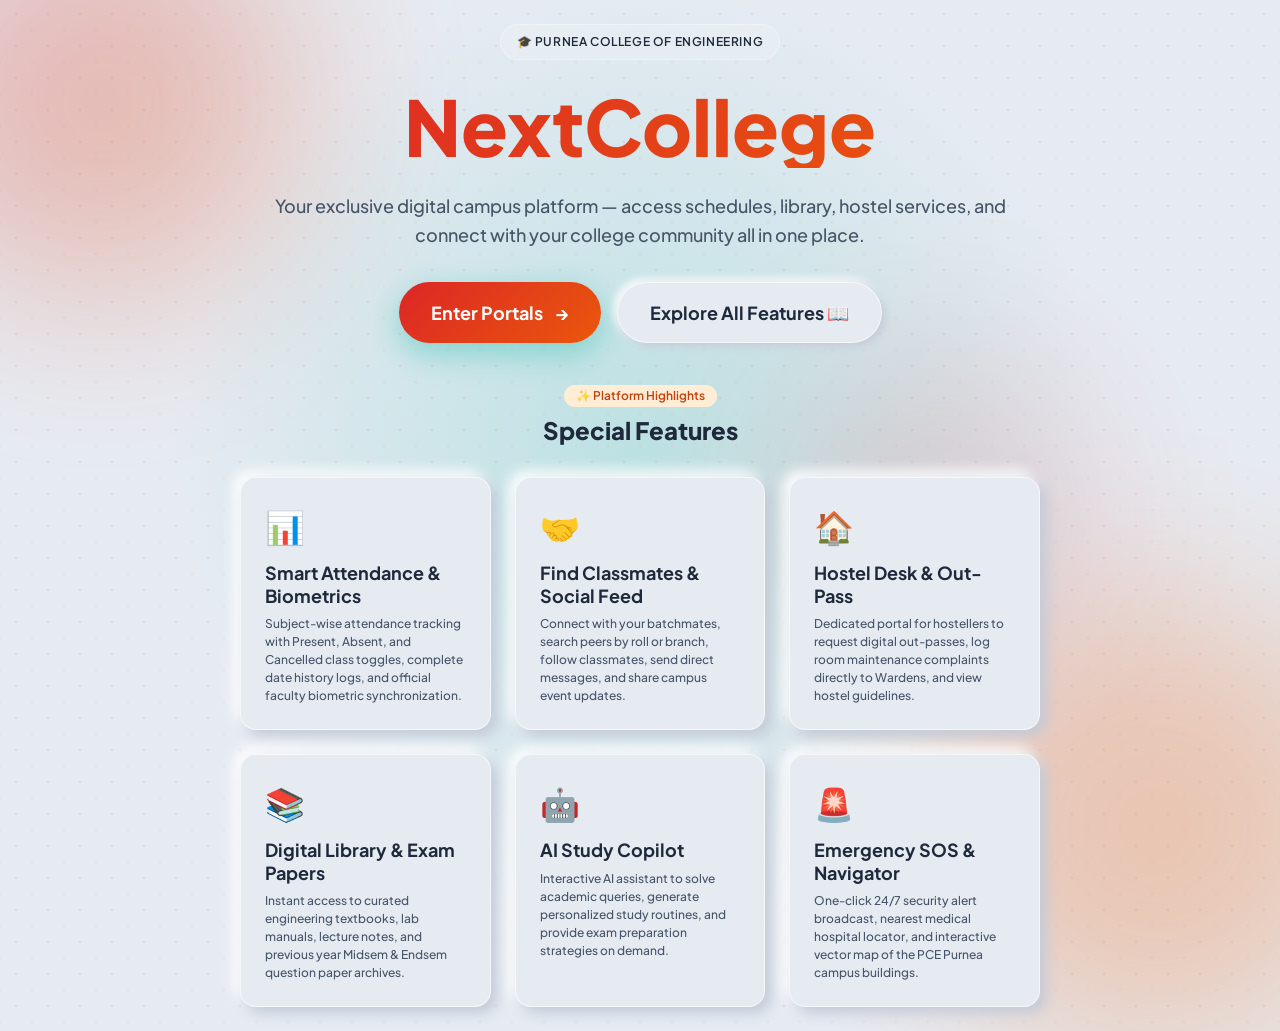
<file: index.html>
<!DOCTYPE html>
<html lang="en">

<head>
  <meta charset="UTF-8">
  <meta name="viewport" content="width=device-width, initial-scale=1.0">
  <meta name="description" content="NextCollege — Exclusively for Purnea College of Engineering">
  <title>NextCollege — Purnea College of Engineering</title>
  <link rel="stylesheet" href="css/variables.css">
  <link rel="stylesheet" href="css/base.css">
  <link rel="stylesheet" href="css/components.css">
  <link rel="stylesheet" href="css/themes.css">
  <link rel="stylesheet" href="css/login.css">
  <style>
    .intro-page {
      min-height: 100vh;
      display: flex;
      flex-direction: column;
      align-items: center;
      justify-content: center;
      text-align: center;
      padding: var(--sp-6);
      position: relative;
      z-index: 1;
      color: var(--text-primary);
    }

    .intro-content {
      max-width: 800px;
      animation: scaleIn 0.8s cubic-bezier(0.16, 1, 0.3, 1);
    }

    .intro-title {
      font-size: clamp(3rem, 6vw, 5rem);
      font-weight: var(--fw-extrabold);
      line-height: 1.1;
      margin-bottom: var(--sp-6);
      background: var(--grad-primary);
      -webkit-background-clip: text;
      -webkit-text-fill-color: transparent;
    }

    .intro-desc {
      font-size: var(--fs-lg);
      color: var(--text-secondary);
      margin-bottom: var(--sp-8);
      line-height: 1.6;
    }

    .btn-get-started {
      display: inline-flex;
      align-items: center;
      gap: var(--sp-3);
      padding: var(--sp-4) var(--sp-8);
      font-size: var(--fs-lg);
      font-weight: var(--fw-bold);
      color: white;
      background: var(--grad-primary);
      border-radius: var(--radius-full);
      text-decoration: none;
      box-shadow: 0 10px 30px rgba(20, 184, 166, 0.4);
      transition: all 0.3s ease;
    }

    .btn-get-started:hover {
      transform: translateY(-3px);
      box-shadow: 0 15px 40px rgba(20, 184, 166, 0.6);
    }

    .intro-bg {
      position: fixed;
      inset: 0;
      background: var(--bg-body);
      z-index: 0;
    }

    .intro-bg::before {
      content: '';
      position: absolute;
      inset: 0;
      background: radial-gradient(circle at 50% 50%, rgba(20, 184, 166, 0.2) 0%, transparent 60%);
    }
  </style>
</head>

<body>
  <div class="intro-bg">
    <div class="login-mesh"></div>
    <div class="glowing-orb orb-1"></div>
    <div class="glowing-orb orb-2"></div>
    <div class="glowing-orb orb-3"></div>
  </div>

  <div class="intro-page">
    <div class="intro-content">
      <div class="hero-badge" style="margin: 0 auto var(--sp-6);">🎓 Purnea College of Engineering</div>
      <h1 class="intro-title">NextCollege</h1>
      <p class="intro-desc">Your exclusive digital campus platform — access schedules, library, hostel services, and connect with your college community all in one place.</p>

      <div style="display:flex; justify-content:center; gap:var(--sp-4); margin-bottom:var(--sp-8); flex-wrap:wrap;">
        <a href="portals.html" class="btn-get-started">
          Enter Portals <span>→</span>
        </a>
        <a href="introduction.html" class="btn-outline" style="border-radius:var(--radius-full); padding:var(--sp-4) var(--sp-8); font-size:var(--fs-lg); font-weight:var(--fw-bold); text-decoration:none;">
          Explore All Features 📖
        </a>
      </div>

      <!-- Feature Showcase Grid -->
      <div style="margin-top: var(--sp-10); text-align: left;">
        <div style="text-align: center; margin-bottom: var(--sp-8);">
          <span class="badge badge-primary" style="margin-bottom: var(--sp-2);">✨ Platform Highlights</span>
          <h2 style="font-size: var(--fs-2xl); font-weight: var(--fw-extrabold); color: var(--text-primary);">Special Features</h2>
        </div>

        <div style="display: grid; grid-template-columns: repeat(auto-fit, minmax(250px, 1fr)); gap: var(--sp-6);">
          
          <div class="card" style="padding: var(--sp-6); transition: transform 0.3s ease;">
            <div style="font-size: 2rem; margin-bottom: var(--sp-3);">📊</div>
            <h3 style="font-size: var(--fs-lg); margin-bottom: var(--sp-2); color: var(--text-primary);">Smart Attendance & Biometrics</h3>
            <p style="font-size: var(--fs-xs); color: var(--text-secondary); line-height: 1.5; margin: 0;">
              Subject-wise attendance tracking with Present, Absent, and Cancelled class toggles, complete date history logs, and official faculty biometric synchronization.
            </p>
          </div>

          <div class="card" style="padding: var(--sp-6); transition: transform 0.3s ease;">
            <div style="font-size: 2rem; margin-bottom: var(--sp-3);">🤝</div>
            <h3 style="font-size: var(--fs-lg); margin-bottom: var(--sp-2); color: var(--text-primary);">Find Classmates & Social Feed</h3>
            <p style="font-size: var(--fs-xs); color: var(--text-secondary); line-height: 1.5; margin: 0;">
              Connect with your batchmates, search peers by roll or branch, follow classmates, send direct messages, and share campus event updates.
            </p>
          </div>

          <div class="card" style="padding: var(--sp-6); transition: transform 0.3s ease;">
            <div style="font-size: 2rem; margin-bottom: var(--sp-3);">🏠</div>
            <h3 style="font-size: var(--fs-lg); margin-bottom: var(--sp-2); color: var(--text-primary);">Hostel Desk & Out-Pass</h3>
            <p style="font-size: var(--fs-xs); color: var(--text-secondary); line-height: 1.5; margin: 0;">
              Dedicated portal for hostellers to request digital out-passes, log room maintenance complaints directly to Wardens, and view hostel guidelines.
            </p>
          </div>

          <div class="card" style="padding: var(--sp-6); transition: transform 0.3s ease;">
            <div style="font-size: 2rem; margin-bottom: var(--sp-3);">📚</div>
            <h3 style="font-size: var(--fs-lg); margin-bottom: var(--sp-2); color: var(--text-primary);">Digital Library & Exam Papers</h3>
            <p style="font-size: var(--fs-xs); color: var(--text-secondary); line-height: 1.5; margin: 0;">
              Instant access to curated engineering textbooks, lab manuals, lecture notes, and previous year Midsem & Endsem question paper archives.
            </p>
          </div>

          <div class="card" style="padding: var(--sp-6); transition: transform 0.3s ease;">
            <div style="font-size: 2rem; margin-bottom: var(--sp-3);">🤖</div>
            <h3 style="font-size: var(--fs-lg); margin-bottom: var(--sp-2); color: var(--text-primary);">AI Study Copilot</h3>
            <p style="font-size: var(--fs-xs); color: var(--text-secondary); line-height: 1.5; margin: 0;">
              Interactive AI assistant to solve academic queries, generate personalized study routines, and provide exam preparation strategies on demand.
            </p>
          </div>

          <div class="card" style="padding: var(--sp-6); transition: transform 0.3s ease;">
            <div style="font-size: 2rem; margin-bottom: var(--sp-3);">🚨</div>
            <h3 style="font-size: var(--fs-lg); margin-bottom: var(--sp-2); color: var(--text-primary);">Emergency SOS & Navigator</h3>
            <p style="font-size: var(--fs-xs); color: var(--text-secondary); line-height: 1.5; margin: 0;">
              One-click 24/7 security alert broadcast, nearest medical hospital locator, and interactive vector map of the PCE Purnea campus buildings.
            </p>
          </div>

        </div>
      </div>

    </div>
  </div>

  <script src="js/utils.js"></script>
  <script src="js/theme.js"></script>
</body>

</html>
</file>
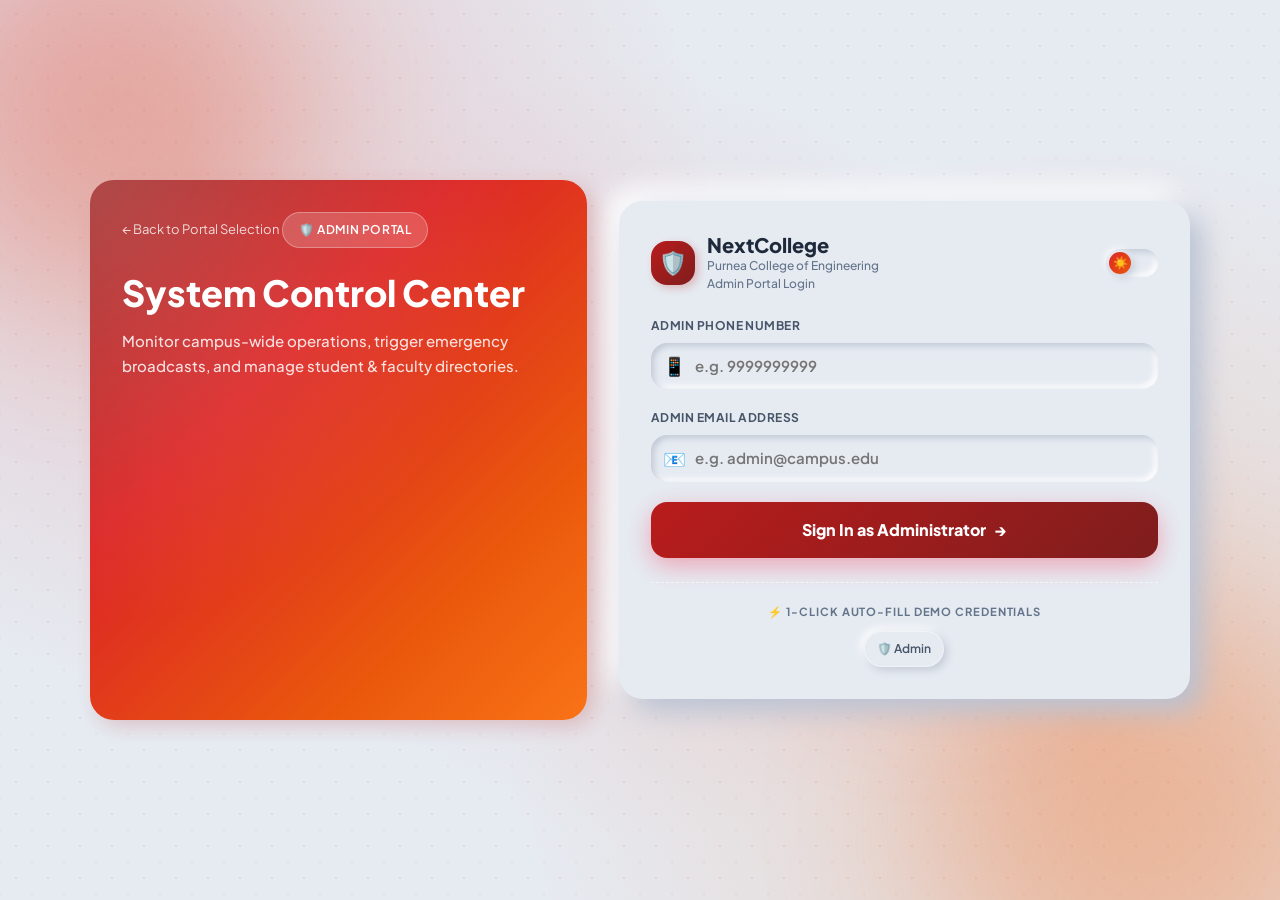
<file: admin-login.html>
<!DOCTYPE html>
<html lang="en">
<head>
  <meta charset="UTF-8">
  <meta name="viewport" content="width=device-width, initial-scale=1.0">
  <meta name="description" content="NextCollege — Admin Login">
  <title>Admin Login — NextCollege</title>
  <link rel="stylesheet" href="css/variables.css">
  <link rel="stylesheet" href="css/base.css">
  <link rel="stylesheet" href="css/components.css">
  <link rel="stylesheet" href="css/themes.css">
  <link rel="stylesheet" href="css/login.css">
</head>
<body>
  <div class="login-page">
    <div class="login-bg">
      <div class="login-mesh"></div>
      <div class="glowing-orb orb-1"></div>
      <div class="glowing-orb orb-2"></div>
      <div class="glowing-orb orb-3"></div>
    </div>

    <div class="login-wrapper">
      <!-- HERO SIDE -->
      <div class="login-hero">
        <div>
          <a href="portals.html" style="display:inline-block; margin-bottom:var(--sp-4); color:rgba(255,255,255,0.8); text-decoration:none; font-size:var(--fs-sm);">← Back to Portal Selection</a>
          <div class="hero-badge">🛡️ Admin Portal</div>
          <h1 class="hero-title">System Control Center</h1>
          <p class="hero-desc">Monitor campus-wide operations, trigger emergency broadcasts, and manage student & faculty directories.</p>
        </div>
      </div>

      <!-- FORM SIDE -->
      <div class="login-card">
        <div class="login-top-bar">
          <div class="brand-pill">
            <div class="brand-icon" style="background:var(--grad-danger)">🛡️</div>
            <div class="brand-text">
              <h2>NextCollege</h2>
              <p style="font-size:var(--fs-xs); color:var(--text-tertiary); margin:0;">Purnea College of Engineering</p>
              <p>Admin Portal Login</p>
            </div>
          </div>
          <button class="theme-toggle" onclick="toggleTheme()" id="theme-toggle-btn" aria-label="Toggle dark mode">
            <span class="toggle-thumb">☀️</span>
          </button>
        </div>

        <div class="login-error" id="login-error"></div>

        <form class="login-form active" id="form-admin" onsubmit="event.preventDefault(); document.getElementById('admin-login-btn').click();">
          <div class="input-group-modern">
            <label for="admin-phone">Admin Phone Number</label>
            <div class="input-field-wrap">
              <span class="field-icon">📱</span>
              <input type="tel" id="admin-phone" placeholder="e.g. 9999999999" autocomplete="off">
            </div>
          </div>

          <div class="input-group-modern">
            <label for="admin-email">Admin Email Address</label>
            <div class="input-field-wrap">
              <span class="field-icon">📧</span>
              <input type="email" id="admin-email" placeholder="e.g. admin@campus.edu" autocomplete="off">
            </div>
          </div>

          <button type="button" class="btn-login-submit" id="admin-login-btn" style="background:var(--grad-danger); box-shadow: 0 8px 25px rgba(244, 63, 94, 0.4);">
            <span>Sign In as Administrator</span>
            <span>→</span>
          </button>
        </form>

        <div class="demo-section">
          <div class="demo-title">⚡ 1-Click Auto-Fill Demo Credentials</div>
          <div class="demo-chips">
            <button type="button" class="demo-chip" onclick="autoFillDemo('admin')"><span>🛡️ Admin</span></button>
          </div>
        </div>
      </div>
    </div>
  </div>

  <script src="js/utils.js"></script>
  <script src="js/data.js"></script>
  <script src="js/theme.js"></script>
  <script src="js/components.js"></script>
  <script src="js/auth.js"></script>
</body>
</html>
</file>
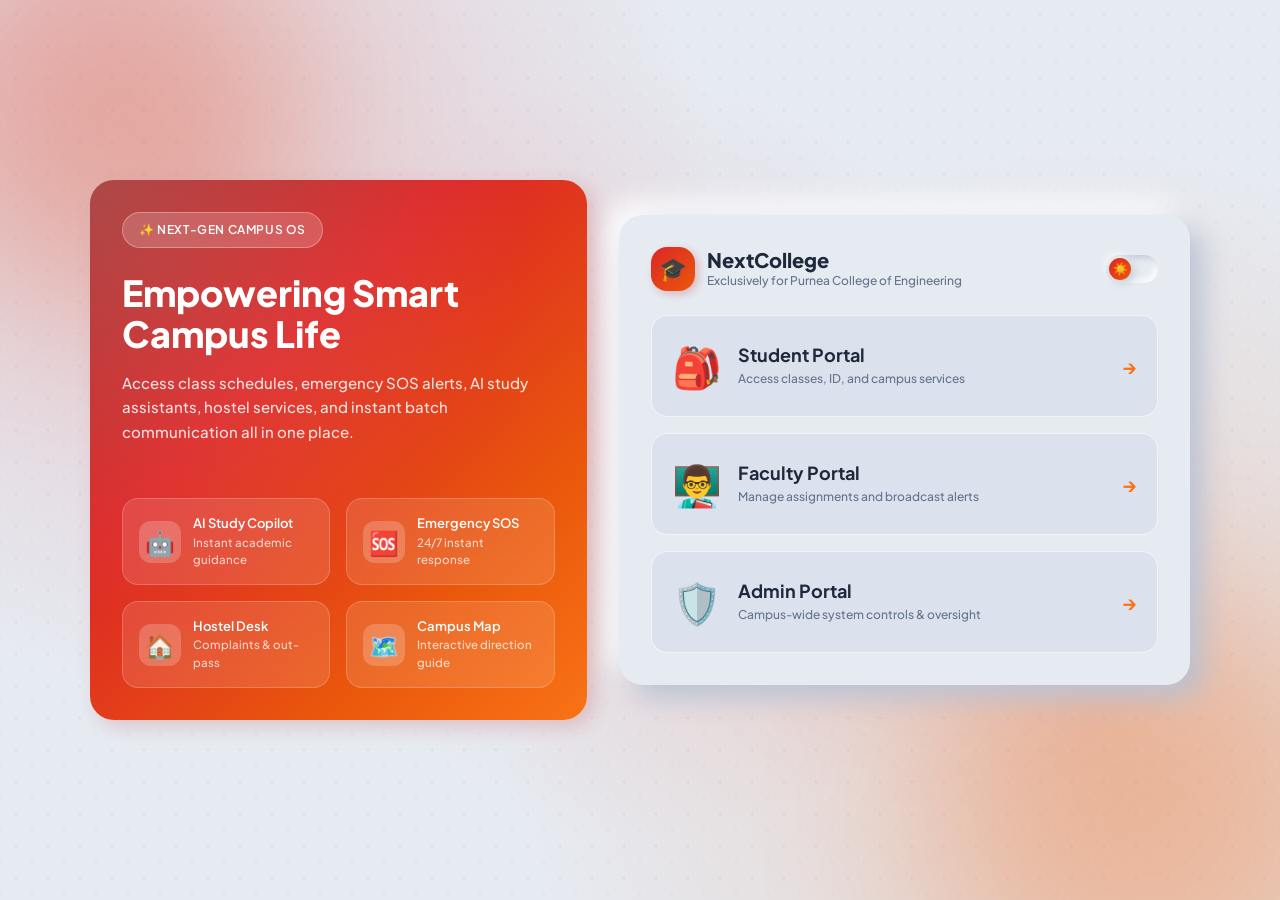
<file: admin.html>
<!DOCTYPE html>
<html lang="en">
<head>
  <meta charset="UTF-8">
  <meta name="viewport" content="width=device-width, initial-scale=1.0">
  <meta name="description" content="Admin Dashboard — NextCollege Portal">
  <title>Admin Dashboard — NextCollege</title>
  <link rel="stylesheet" href="css/variables.css">
  <link rel="stylesheet" href="css/base.css">
  <link rel="stylesheet" href="css/components.css">
  <link rel="stylesheet" href="css/themes.css">
  <link rel="stylesheet" href="css/dashboard.css">
  <link rel="stylesheet" href="css/social.css">
</head>
<body>
  <div class="dashboard-layout">
    <!-- Sidebar Overlay -->
    <div class="sidebar-overlay"></div>

    <!-- Sidebar -->
    <nav class="sidebar" id="sidebar">
      <div class="sidebar-header">
        <div class="sidebar-logo">🛡️</div>
        <div class="sidebar-brand">
          <h3>NextCollege</h3>
          <p style="font-size:var(--fs-xs); color:white; margin:0;">Purnea College of Engineering</p>
          <small>Admin Portal</small>
        </div>
      </div>

      <div class="sidebar-nav">
        <div class="nav-section">
          <div class="nav-section-title">Control Panel</div>
          <button class="nav-item active" data-section="home"><span class="nav-icon">📊</span> Overview</button>
          <button class="nav-item" data-section="social"><span class="nav-icon">🌐</span> Campus Social</button>
          <button class="nav-item" data-section="emergency"><span class="nav-icon">🚨</span> Emergency Broadcast</button>
          <button class="nav-item" data-section="complaints"><span class="nav-icon">📥</span> All Complaints</button>
          <button class="nav-item" data-section="students"><span class="nav-icon">🎒</span> Student Directory</button>
          <button class="nav-item" data-section="faculty"><span class="nav-icon">👨‍🏫</span> Faculty Directory</button>
          <button class="nav-item" data-section="events"><span class="nav-icon">🎪</span> Manage Events</button>
          <button class="nav-item" data-section="notices"><span class="nav-icon">📋</span> Manage Notices</button>
        </div>
      </div>

      <div class="sidebar-footer">
        <div class="sidebar-user" onclick="logout()">
          <div class="avatar avatar-sm" style="background:var(--grad-danger)" id="sidebar-avatar">A</div>
          <div class="sidebar-user-info">
            <div class="sidebar-user-name" id="sidebar-name">Admin</div>
            <div class="sidebar-user-role">🚪 Sign Out</div>
          </div>
        </div>
      </div>
    </nav>

    <!-- Main Content -->
    <main class="main-content">
      <!-- Header -->
      <header class="main-header">
        <div class="main-header-left">
          <button class="hamburger" id="hamburger-btn">☰</button>
          <div class="page-title">Admin Dashboard</div>
        </div>
        <div class="main-header-right">
          <button class="theme-toggle" onclick="toggleTheme()" aria-label="Toggle dark mode">
            <span class="toggle-thumb">☀️</span>
          </button>
        </div>
      </header>

      <div class="main-body">
        <!-- ═══════════════ OVERVIEW SECTION ═══════════════ -->
        <section class="dashboard-section active" id="section-home">
          <div class="section-header">
            <div>
              <h2>System Control Overview</h2>
              <p>Campus-wide monitoring & controls</p>
            </div>
            <button class="btn btn-danger" onclick="switchToSection('emergency')">🚨 Broadcast Campus SOS</button>
          </div>

          <!-- Quick Stats Grid -->
          <div class="grid-4" style="margin-bottom:var(--sp-6);">
            <div class="card stat-card">
              <div class="card-icon primary">🎒</div>
              <div>
                <div class="stat-value" id="admin-stat-students">0</div>
                <div class="stat-label">Total Students</div>
              </div>
            </div>
            <div class="card stat-card">
              <div class="card-icon accent">👨‍🏫</div>
              <div>
                <div class="stat-value" id="admin-stat-faculty">0</div>
                <div class="stat-label">Total Faculty</div>
              </div>
            </div>
            <div class="card stat-card">
              <div class="card-icon warning">📥</div>
              <div>
                <div class="stat-value" id="admin-stat-complaints">0</div>
                <div class="stat-label">Active Complaints</div>
              </div>
            </div>
            <div class="card stat-card">
              <div class="card-icon danger">🚨</div>
              <div>
                <div class="stat-value" id="admin-stat-alerts">0</div>
                <div class="stat-label">Active Broadcasts</div>
              </div>
            </div>
          </div>

          <!-- Active System Complaints -->
          <div class="card" style="margin-bottom:var(--sp-6);">
            <div class="card-header">
              <h4>🔥 Recent Complaints Monitoring</h4>
              <button class="btn btn-sm btn-secondary" onclick="switchToSection('complaints')">View All</button>
            </div>
            <div id="admin-recent-complaints"></div>
          </div>
          <!-- Campus Feed Preview -->
          <div class="card home-feed-preview-card">
            <div class="home-feed-preview-header">
              <h4>📱 Campus Feed Monitor</h4>
              <button class="home-feed-see-all" onclick="goToSocial()">Moderate →</button>
            </div>
            <div id="home-feed-preview"></div>
          </div>
        </section>

        <!-- ═══════════════ SOCIAL SECTION ═══════════════ -->
        <section class="dashboard-section" id="section-social">
          <div class="section-header">
            <h2>🌐 Campus Social Network</h2>
            <span class="badge badge-primary">Admin Mod</span>
          </div>
          <div class="social-section-wrap">
            <div id="social-composer"></div>
            <div id="social-feed-container"></div>
          </div>
        </section>

        <!-- ═══════════════ EMERGENCY BROADCAST SECTION ═══════════════ -->
        <section class="dashboard-section" id="section-emergency">
          <div class="section-header">
            <h2>🚨 Campus-Wide Emergency Broadcast</h2>
          </div>
          <div class="grid-2">
            <div class="card" style="border:2px solid var(--clr-danger-500)">
              <h4 style="color:var(--clr-danger-500);margin-bottom:var(--sp-4)">Send Emergency Alert</h4>
              <div class="form-group">
                <label class="form-label">Alert Priority</label>
                <select class="form-input" id="broadcast-priority">
                  <option value="urgent">CRITICAL / SOS (Campus Wide)</option>
                  <option value="important">HIGH PRIORITY</option>
                </select>
              </div>
              <div class="form-group">
                <label class="form-label">Headline / Title</label>
                <input type="text" class="form-input" id="broadcast-title" placeholder="e.g., Severe Weather Alert / Campus Lockdown">
              </div>
              <div class="form-group">
                <label class="form-label">Alert Details</label>
                <textarea class="form-input" id="broadcast-content" placeholder="Immediate instructions for students & staff..."></textarea>
              </div>
              <button class="btn btn-danger btn-lg w-full" onclick="sendEmergencyBroadcast()">🚨 SEND CAMPUS BROADCAST</button>
            </div>

            <div class="card">
              <h4 style="margin-bottom:var(--sp-4)">Active Broadcast History</h4>
              <div id="broadcast-history"></div>
            </div>
          </div>
        </section>

        <!-- ═══════════════ ALL COMPLAINTS SECTION ═══════════════ -->
        <section class="dashboard-section" id="section-complaints">
          <div class="section-header">
            <h2>📥 Complaint Monitoring</h2>
            <div class="tab-nav">
              <button class="tab-btn active" onclick="filterAdminComplaints('all')">All</button>
              <button class="tab-btn" onclick="filterAdminComplaints('hostel')">Hostel</button>
              <button class="tab-btn" onclick="filterAdminComplaints('academic')">Academic</button>
              <button class="tab-btn" onclick="filterAdminComplaints('campus')">Campus</button>
            </div>
          </div>
          <div class="flex flex-col gap-4" id="admin-complaints-list"></div>
        </section>

        <!-- ═══════════════ STUDENTS SECTION ═══════════════ -->
        <section class="dashboard-section" id="section-students">
          <div class="section-header">
            <h2>🎒 Student Directory & Controls</h2>
            <div class="search-bar">
              <span class="search-icon">🔍</span>
              <input type="text" placeholder="Search student..." id="admin-student-search">
            </div>
          </div>
          <div id="admin-student-table"></div>
        </section>

        <!-- ═══════════════ FACULTY SECTION ═══════════════ -->
        <section class="dashboard-section" id="section-faculty">
          <div class="section-header">
            <h2>👨‍🏫 Faculty Directory</h2>
            <div class="search-bar">
              <span class="search-icon">🔍</span>
              <input type="text" placeholder="Search faculty..." id="admin-faculty-search">
            </div>
          </div>
          <div id="admin-faculty-table"></div>
        </section>

        <!-- ═══════════════ MANAGE EVENTS SECTION ═══════════════ -->
        <section class="dashboard-section" id="section-events">
          <div class="section-header">
            <h2>🎪 Event Management</h2>
            <button class="btn btn-primary" onclick="openModal('modal-create-event')">+ Create Event</button>
          </div>
          <div class="grid-2" id="admin-events-list"></div>
        </section>

        <!-- ═══════════════ MANAGE NOTICES SECTION ═══════════════ -->
        <section class="dashboard-section" id="section-notices">
          <div class="section-header">
            <h2>📋 Notice Management</h2>
            <button class="btn btn-primary" onclick="openModal('modal-create-notice')">+ Create Notice</button>
          </div>
          <div class="flex flex-col gap-4" id="admin-notices-list"></div>
        </section>
      </div>
    </main>
  </div>

  <!-- Modal: Create Event -->
  <div class="modal-overlay" id="modal-create-event">
    <div class="modal">
      <div class="modal-header">
        <h3>Add Campus Event</h3>
        <button class="modal-close" onclick="closeModal('modal-create-event')">✕</button>
      </div>
      <div class="form-group">
        <label class="form-label">Event Title</label>
        <input type="text" class="form-input" id="evt-title" placeholder="e.g., Annual Sports Meet 2025">
      </div>
      <div class="form-group">
        <label class="form-label">Event Type</label>
        <select class="form-input" id="evt-type">
          <option value="fest">Fest / Hackathon</option>
          <option value="exam">Examination</option>
          <option value="cultural">Cultural</option>
          <option value="sports">Sports</option>
          <option value="academic">Academic / Seminar</option>
          <option value="workshop">Workshop</option>
        </select>
      </div>
      <div class="form-group">
        <label class="form-label">Start Date</label>
        <input type="date" class="form-input" id="evt-date">
      </div>
      <div class="form-group">
        <label class="form-label">Venue</label>
        <input type="text" class="form-input" id="evt-venue" placeholder="e.g., Main Auditorium">
      </div>
      <div class="form-group">
        <label class="form-label">Description</label>
        <textarea class="form-input" id="evt-desc" placeholder="Details about event..."></textarea>
      </div>
      <div class="modal-footer">
        <button class="btn btn-secondary" onclick="closeModal('modal-create-event')">Cancel</button>
        <button class="btn btn-primary" onclick="submitAdminEvent()">Publish Event</button>
      </div>
    </div>
  </div>

  <!-- Modal: Create Notice -->
  <div class="modal-overlay" id="modal-create-notice">
    <div class="modal">
      <div class="modal-header">
        <h3>Publish Notice</h3>
        <button class="modal-close" onclick="closeModal('modal-create-notice')">✕</button>
      </div>
      <div class="form-group">
        <label class="form-label">Title</label>
        <input type="text" class="form-input" id="not-title" placeholder="Headline">
      </div>
      <div class="form-group">
        <label class="form-label">Priority</label>
        <select class="form-input" id="not-priority">
          <option value="normal">Normal</option>
          <option value="important">Important</option>
          <option value="urgent">Urgent</option>
        </select>
      </div>
      <div class="form-group">
        <label class="form-label">Content</label>
        <textarea class="form-input" id="not-content" placeholder="Detailed notice text..."></textarea>
      </div>
      <div class="modal-footer">
        <button class="btn btn-secondary" onclick="closeModal('modal-create-notice')">Cancel</button>
        <button class="btn btn-primary" onclick="submitAdminNotice()">Publish Notice</button>
      </div>
    </div>
  </div>

  <!-- Directory Profile Modal -->
  <div class="modal-overlay" id="modal-directory-profile">
    <div class="modal" style="max-width:600px;">
      <div class="modal-header">
        <h3>Profile</h3>
        <button class="modal-close" onclick="closeModal('modal-directory-profile')">✕</button>
      </div>
      <div class="flex items-center gap-4" style="margin-bottom:var(--sp-4);">
        <div class="avatar avatar-lg" id="dir-profile-avatar">U</div>
        <div>
          <h3 style="margin-bottom:2px" id="dir-profile-name">User Name</h3>
          <p class="text-tertiary" style="margin:0;font-size:var(--fs-sm)" id="dir-profile-subtitle">Details</p>
        </div>
      </div>
      <div class="flex gap-2" style="margin-bottom:var(--sp-6);">
        <button class="btn btn-primary" id="dir-profile-follow-btn" onclick="toggleDirFollow(this)">➕ Follow</button>
        <button class="btn btn-secondary" onclick="showToast('Message feature coming soon!', 'info')">✉️ Message</button>
      </div>
      <h4>Recent Posts</h4>
      <div id="dir-profile-posts" class="flex flex-col gap-4" style="margin-top:var(--sp-4); max-height:400px; overflow-y:auto;">
        <!-- Rendered via JS -->
      </div>
    </div>
  </div>

  <script src="js/utils.js"></script>
  <script src="js/data.js"></script>
  <script src="js/auth.js"></script>
  <script src="js/theme.js"></script>
  <script src="js/components.js"></script>
  <script src="js/social.js"></script>
  <script src="js/admin.js"></script>
</body>
</html>
</file>
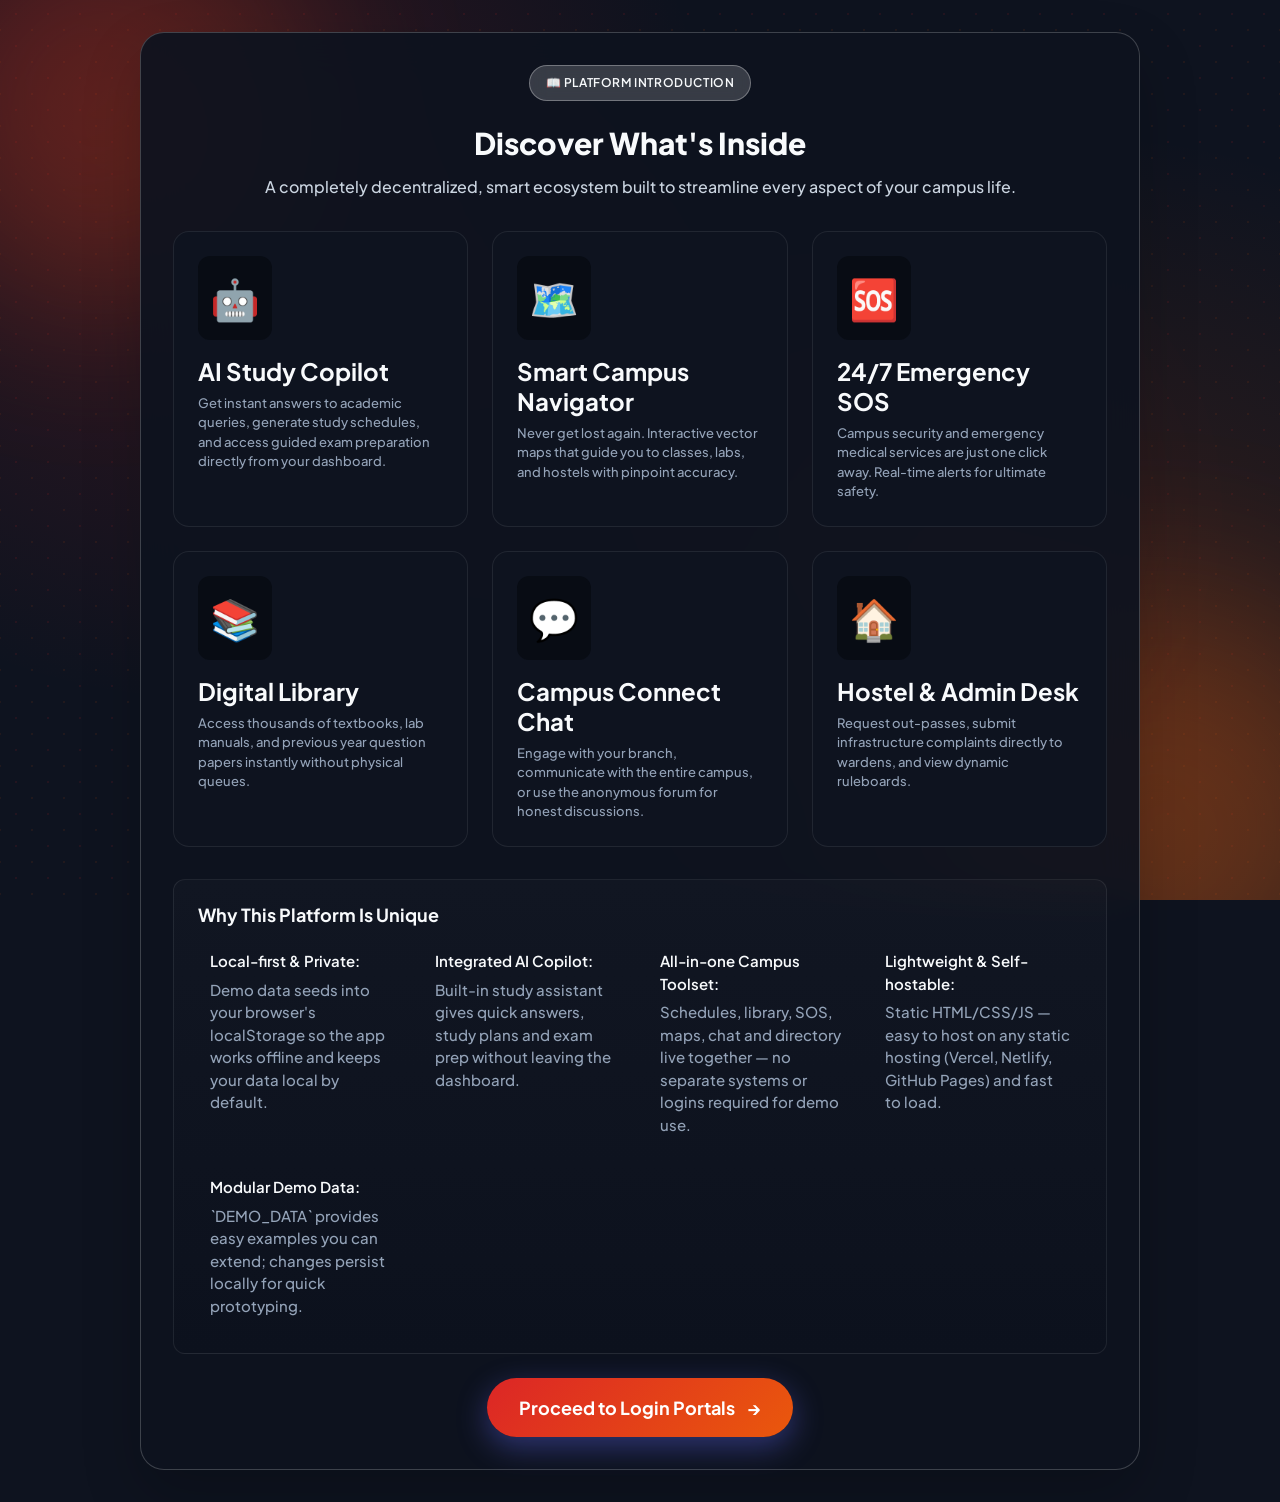
<file: introduction.html>
<!DOCTYPE html>
<html lang="en">
<head>
  <meta charset="UTF-8">
  <meta name="viewport" content="width=device-width, initial-scale=1.0">
  <meta name="description" content="Campus Platform — Introduction">
  <title>Features — Campus Platform</title>
  <link rel="stylesheet" href="css/variables.css">
  <link rel="stylesheet" href="css/base.css">
  <link rel="stylesheet" href="css/components.css">
  <link rel="stylesheet" href="css/themes.css">
  <link rel="stylesheet" href="css/login.css">
  <style>
    .features-page {
      min-height: 100vh;
      display: flex;
      flex-direction: column;
      align-items: center;
      padding: var(--sp-8) var(--sp-6);
      position: relative;
      z-index: 1;
    }
    .features-container {
      max-width: 1000px;
      width: 100%;
      background: var(--bg-glass);
      backdrop-filter: blur(20px);
      border: 1px solid rgba(255, 255, 255, 0.2);
      border-radius: var(--radius-2xl);
      padding: var(--sp-8);
      color: var(--text-primary);
      box-shadow: 0 25px 60px rgba(0,0,0,0.2);
      animation: scaleIn 0.5s ease-out;
    }
    .features-header {
      text-align: center;
      margin-bottom: var(--sp-8);
    }
    .features-header h2 {
      font-size: var(--fs-3xl);
      font-weight: var(--fw-extrabold);
      margin-bottom: var(--sp-3);
    }
    .features-header p {
      font-size: var(--fs-md);
      color: var(--text-secondary);
    }
    .features-grid {
      display: grid;
      grid-template-columns: repeat(auto-fit, minmax(280px, 1fr));
      gap: var(--sp-6);
      margin-bottom: var(--sp-8);
    }
    .feature-item {
      background: var(--bg-surface);
      border: 1px solid var(--border-color);
      border-radius: var(--radius-xl);
      padding: var(--sp-6);
      transition: transform 0.2s ease;
    }
    .feature-item:hover {
      transform: translateY(-5px);
      border-color: var(--clr-primary-400);
      box-shadow: var(--shadow-md);
    }
    .feature-icon-large {
      font-size: 2.5rem;
      margin-bottom: var(--sp-4);
      display: inline-block;
      padding: var(--sp-3);
      background: var(--bg-surface-alt);
      border-radius: var(--radius-lg);
    }
    .feature-item h3 {
      margin-bottom: var(--sp-2);
    }
    .feature-item p {
      color: var(--text-tertiary);
      font-size: var(--fs-sm);
      margin: 0;
      line-height: 1.5;
    }
    .unique-section {
      margin: var(--sp-6) 0;
      padding: var(--sp-6);
      background: linear-gradient(180deg, rgba(255,255,255,0.02), rgba(0,0,0,0.02));
      border: 1px solid var(--border-color);
      border-radius: var(--radius-lg);
    }
    .unique-section h3 {
      margin: 0 0 var(--sp-3) 0;
      font-size: var(--fs-lg);
    }
    .unique-grid {
      display: grid;
      grid-template-columns: repeat(auto-fit, minmax(200px, 1fr));
      gap: var(--sp-4);
    }
    .unique-card {
      background: transparent;
      border-radius: var(--radius-md);
      padding: var(--sp-3);
    }
    .features-footer {
      text-align: center;
      margin-top: var(--sp-6);
    }
    .btn-continue {
      display: inline-flex;
      align-items: center;
      gap: var(--sp-3);
      padding: var(--sp-4) var(--sp-8);
      font-size: var(--fs-lg);
      font-weight: var(--fw-bold);
      color: white;
      background: var(--grad-primary);
      border-radius: var(--radius-full);
      text-decoration: none;
      box-shadow: 0 10px 30px rgba(99, 102, 241, 0.4);
      transition: transform 0.2s ease, box-shadow 0.2s ease;
    }
    .btn-continue:hover {
      transform: translateY(-3px);
      box-shadow: 0 15px 40px rgba(99, 102, 241, 0.6);
    }
  </style>
</head>
<body data-theme="dark">
  <div class="login-bg">
    <div class="login-mesh"></div>
    <div class="glowing-orb orb-1"></div>
    <div class="glowing-orb orb-2"></div>
    <div class="glowing-orb orb-3"></div>
  </div>

  <div class="features-page">
    <div class="features-container">
      <div class="features-header">
        <div class="hero-badge">📖 Platform Introduction</div>
        <h2>Discover What's Inside</h2>
        <p>A completely decentralized, smart ecosystem built to streamline every aspect of your campus life.</p>
      </div>

      <div class="features-grid">
        <div class="feature-item">
          <div class="feature-icon-large">🤖</div>
          <h3>AI Study Copilot</h3>
          <p>Get instant answers to academic queries, generate study schedules, and access guided exam preparation directly from your dashboard.</p>
        </div>
        <div class="feature-item">
          <div class="feature-icon-large">🗺️</div>
          <h3>Smart Campus Navigator</h3>
          <p>Never get lost again. Interactive vector maps that guide you to classes, labs, and hostels with pinpoint accuracy.</p>
        </div>
        <div class="feature-item">
          <div class="feature-icon-large">🆘</div>
          <h3>24/7 Emergency SOS</h3>
          <p>Campus security and emergency medical services are just one click away. Real-time alerts for ultimate safety.</p>
        </div>
        <div class="feature-item">
          <div class="feature-icon-large">📚</div>
          <h3>Digital Library</h3>
          <p>Access thousands of textbooks, lab manuals, and previous year question papers instantly without physical queues.</p>
        </div>
        <div class="feature-item">
          <div class="feature-icon-large">💬</div>
          <h3>Campus Connect Chat</h3>
          <p>Engage with your branch, communicate with the entire campus, or use the anonymous forum for honest discussions.</p>
        </div>
        <div class="feature-item">
          <div class="feature-icon-large">🏠</div>
          <h3>Hostel & Admin Desk</h3>
          <p>Request out-passes, submit infrastructure complaints directly to wardens, and view dynamic ruleboards.</p>
        </div>
      </div>

      <div class="unique-section">
        <h3>Why This Platform Is Unique</h3>
        <div class="unique-grid">
          <div class="unique-card">
            <strong>Local-first & Private:</strong>
            <p style="margin:6px 0 0;color:var(--text-tertiary);">Demo data seeds into your browser's localStorage so the app works offline and keeps your data local by default.</p>
          </div>
          <div class="unique-card">
            <strong>Integrated AI Copilot:</strong>
            <p style="margin:6px 0 0;color:var(--text-tertiary);">Built-in study assistant gives quick answers, study plans and exam prep without leaving the dashboard.</p>
          </div>
          <div class="unique-card">
            <strong>All-in-one Campus Toolset:</strong>
            <p style="margin:6px 0 0;color:var(--text-tertiary);">Schedules, library, SOS, maps, chat and directory live together — no separate systems or logins required for demo use.</p>
          </div>
          <div class="unique-card">
            <strong>Lightweight & Self-hostable:</strong>
            <p style="margin:6px 0 0;color:var(--text-tertiary);">Static HTML/CSS/JS — easy to host on any static hosting (Vercel, Netlify, GitHub Pages) and fast to load.</p>
          </div>
          <div class="unique-card">
            <strong>Modular Demo Data:</strong>
            <p style="margin:6px 0 0;color:var(--text-tertiary);">`DEMO_DATA` provides easy examples you can extend; changes persist locally for quick prototyping.</p>
          </div>
        </div>
      </div>

      <div class="features-footer">
        <a href="portals.html" class="btn-continue">
          Proceed to Login Portals <span>→</span>
        </a>
      </div>
    </div>
  </div>

  <script src="js/utils.js"></script>
  <script src="js/theme.js"></script>
</body>
</html>
</file>
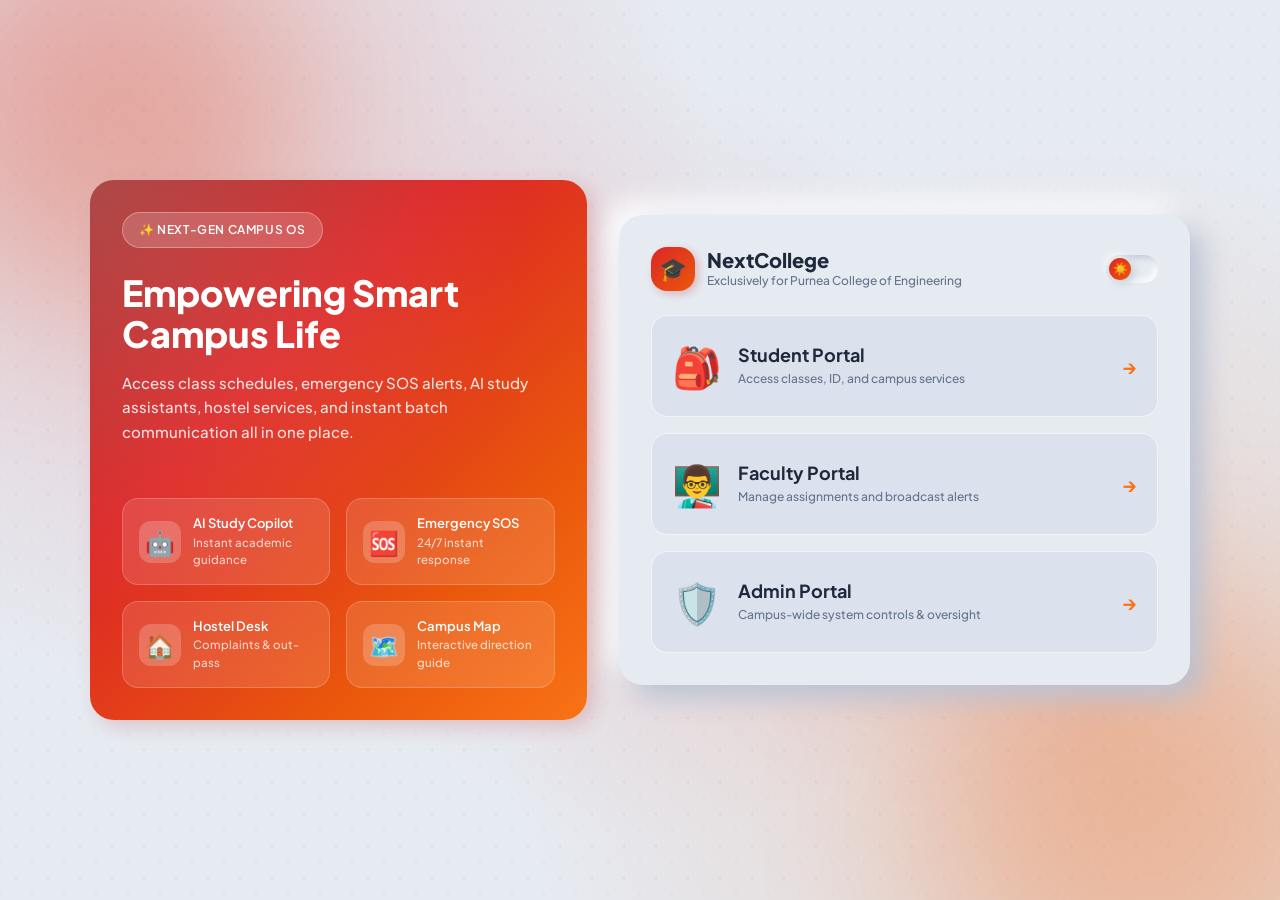
<file: portals.html>
<!DOCTYPE html>
<html lang="en">
<head>
  <meta charset="UTF-8">
  <meta name="viewport" content="width=device-width, initial-scale=1.0">
  <meta name="description" content="NextCollege — Exclusively for Purnea College of Engineering Students">
  <title>NextCollege — Welcome</title>
  <link rel="stylesheet" href="css/variables.css">
  <link rel="stylesheet" href="css/base.css">
  <link rel="stylesheet" href="css/components.css">
  <link rel="stylesheet" href="css/themes.css">
  <link rel="stylesheet" href="css/login.css">
  <style>
    .portal-link {
      display: flex;
      align-items: center;
      gap: var(--sp-4);
      padding: var(--sp-5);
      text-decoration: none;
      color: inherit;
      transition: all 0.2s ease;
      border: 1px solid var(--border-color);
      border-radius: var(--radius-xl);
      background: var(--bg-surface-alt);
    }
    .portal-link:hover {
      transform: translateY(-3px);
      border-color: var(--clr-primary-400);
      background: var(--bg-surface);
      box-shadow: var(--shadow-md);
    }
    .portal-icon {
      font-size: 2.5rem;
      flex-shrink: 0;
    }
    .portal-info h3 {
      margin-bottom: 4px;
      font-size: var(--fs-lg);
    }
    .portal-info p {
      margin: 0;
      font-size: var(--fs-xs);
      color: var(--text-tertiary);
    }
    .portal-arrow {
      margin-left: auto;
      color: var(--clr-primary-500);
      font-weight: bold;
      font-size: 1.2rem;
    }
  </style>
</head>
<body>
  <div class="login-page">
    <!-- Animated Background Orbs & Mesh -->
    <div class="login-bg">
      <div class="login-mesh"></div>
      <div class="glowing-orb orb-1"></div>
      <div class="glowing-orb orb-2"></div>
      <div class="glowing-orb orb-3"></div>
    </div>

    <!-- Main Login Split Container -->
    <div class="login-wrapper">
      
      <!-- ═══════════════ LEFT HERO SHOWCASE ═══════════════ -->
      <div class="login-hero">
        <div>
          <div class="hero-badge">✨ Next-Gen Campus OS</div>
          <h1 class="hero-title">Empowering Smart Campus Life</h1>
          <p class="hero-desc">Access class schedules, emergency SOS alerts, AI study assistants, hostel services, and instant batch communication all in one place.</p>
        </div>

        <div class="hero-features">
          <div class="hero-feature-card">
            <div class="hero-feature-icon">🤖</div>
            <div class="hero-feature-text">
              <h5>AI Study Copilot</h5>
              <p>Instant academic guidance</p>
            </div>
          </div>
          <div class="hero-feature-card">
            <div class="hero-feature-icon">🆘</div>
            <div class="hero-feature-text">
              <h5>Emergency SOS</h5>
              <p>24/7 instant response</p>
            </div>
          </div>
          <div class="hero-feature-card">
            <div class="hero-feature-icon">🏠</div>
            <div class="hero-feature-text">
              <h5>Hostel Desk</h5>
              <p>Complaints & out-pass</p>
            </div>
          </div>
          <div class="hero-feature-card">
            <div class="hero-feature-icon">🗺️</div>
            <div class="hero-feature-text">
              <h5>Campus Map</h5>
              <p>Interactive direction guide</p>
            </div>
          </div>
        </div>
      </div>

      <!-- ═══════════════ RIGHT FORM CARD ═══════════════ -->
      <div class="login-card">
        
        <!-- Header & Theme Switch -->
        <div class="login-top-bar">
          <div class="brand-pill">
            <div class="brand-icon">🎓</div>
            <div class="brand-text">
              <h2>NextCollege</h2>
              <p>Exclusively for Purnea College of Engineering</p>
            </div>
          </div>
          <button class="theme-toggle" onclick="toggleTheme()" id="theme-toggle-btn" aria-label="Toggle dark mode">
            <span class="toggle-thumb">☀️</span>
          </button>
        </div>

        <div style="display: flex; flex-direction: column; gap: var(--sp-4); margin-top: var(--sp-6);">
          <a href="student-login.html" class="portal-link">
            <div class="portal-icon">🎒</div>
            <div class="portal-info">
              <h3>Student Portal</h3>
              <p>Access classes, ID, and campus services</p>
            </div>
            <div class="portal-arrow">→</div>
          </a>
          
          <a href="professor-login.html" class="portal-link">
            <div class="portal-icon">👨‍🏫</div>
            <div class="portal-info">
              <h3>Faculty Portal</h3>
              <p>Manage assignments and broadcast alerts</p>
            </div>
            <div class="portal-arrow">→</div>
          </a>
          
          <a href="admin-login.html" class="portal-link">
            <div class="portal-icon">🛡️</div>
            <div class="portal-info">
              <h3>Admin Portal</h3>
              <p>Campus-wide system controls & oversight</p>
            </div>
            <div class="portal-arrow">→</div>
          </a>
        </div>

      </div>
    </div>
  </div>

  <script src="js/utils.js"></script>
  <script src="js/theme.js"></script>
  <script src="js/components.js"></script>
</body>
</html>
</file>
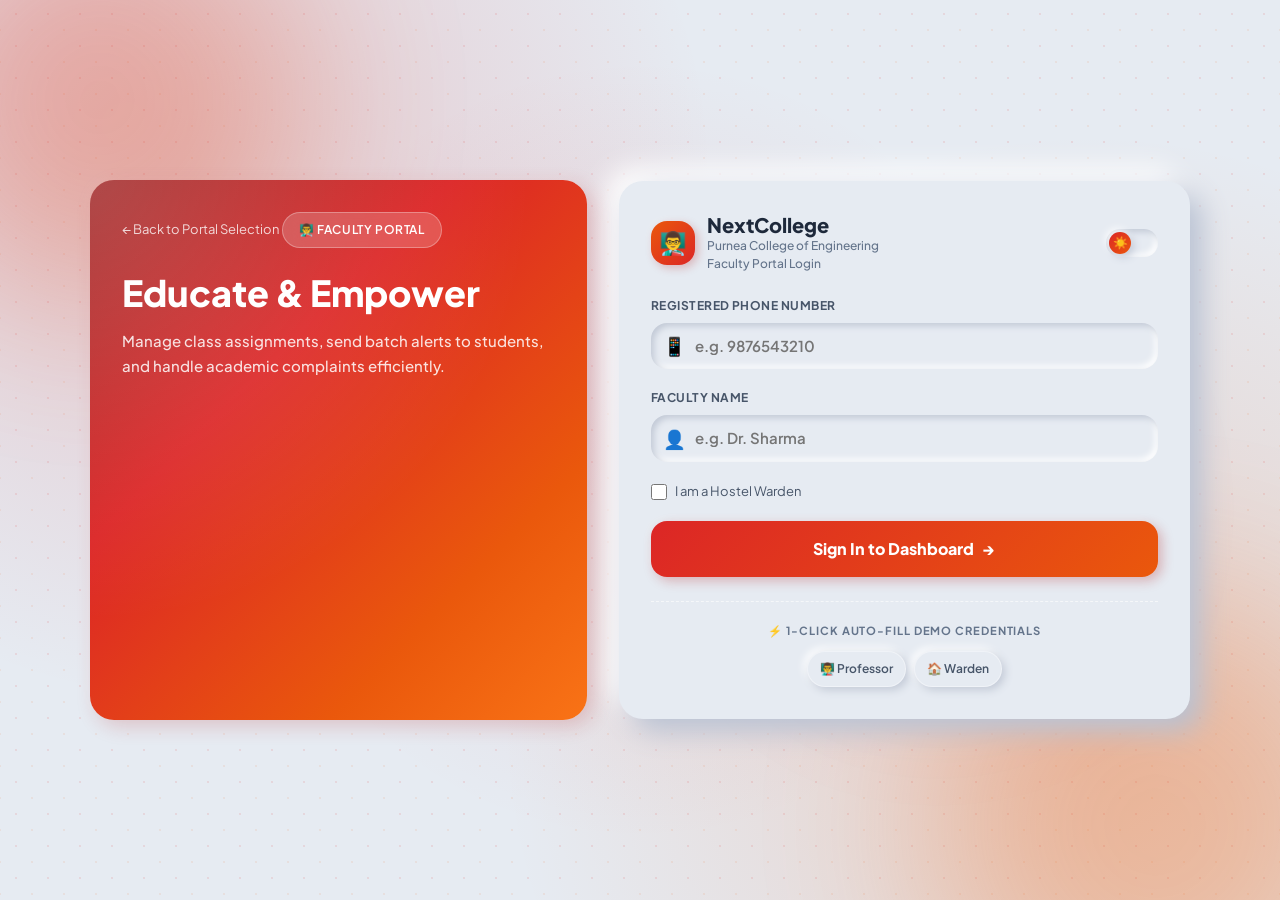
<file: professor-login.html>
<!DOCTYPE html>
<html lang="en">
<head>
  <meta charset="UTF-8">
  <meta name="viewport" content="width=device-width, initial-scale=1.0">
  <meta name="description" content="NextCollege — Professor Login">
  <title>Faculty Login — NextCollege</title>
  <link rel="stylesheet" href="css/variables.css">
  <link rel="stylesheet" href="css/base.css">
  <link rel="stylesheet" href="css/components.css">
  <link rel="stylesheet" href="css/themes.css">
  <link rel="stylesheet" href="css/login.css">
</head>
<body>
  <div class="login-page">
    <div class="login-bg">
      <div class="login-mesh"></div>
      <div class="glowing-orb orb-1"></div>
      <div class="glowing-orb orb-2"></div>
      <div class="glowing-orb orb-3"></div>
    </div>

    <div class="login-wrapper">
      <!-- HERO SIDE -->
      <div class="login-hero">
        <div>
          <a href="portals.html" style="display:inline-block; margin-bottom:var(--sp-4); color:rgba(255,255,255,0.8); text-decoration:none; font-size:var(--fs-sm);">← Back to Portal Selection</a>
          <div class="hero-badge">👨‍🏫 Faculty Portal</div>
          <h1 class="hero-title">Educate & Empower</h1>
          <p class="hero-desc">Manage class assignments, send batch alerts to students, and handle academic complaints efficiently.</p>
        </div>
      </div>

      <!-- FORM SIDE -->
      <div class="login-card">
        <div class="login-top-bar">
          <div class="brand-pill">
            <div class="brand-icon" style="background:var(--grad-accent)">👨‍🏫</div>
            <div class="brand-text">
              <h2>NextCollege</h2>
              <p style="font-size:var(--fs-xs); color:var(--text-tertiary); margin:0;">Purnea College of Engineering</p>
              <p>Faculty Portal Login</p>
            </div>
          </div>
          <button class="theme-toggle" onclick="toggleTheme()" id="theme-toggle-btn" aria-label="Toggle dark mode">
            <span class="toggle-thumb">☀️</span>
          </button>
        </div>

        <div class="login-error" id="login-error"></div>

        <form class="login-form active" id="form-professor" onsubmit="event.preventDefault(); document.getElementById('professor-login-btn').click();">
          <div class="input-group-modern">
            <label for="prof-phone">Registered Phone Number</label>
            <div class="input-field-wrap">
              <span class="field-icon">📱</span>
              <input type="tel" id="prof-phone" placeholder="e.g. 9876543210" autocomplete="off">
            </div>
          </div>

          <div class="input-group-modern">
            <label for="prof-name">Faculty Name</label>
            <div class="input-field-wrap">
              <span class="field-icon">👤</span>
              <input type="text" id="prof-name" placeholder="e.g. Dr. Sharma" autocomplete="off">
            </div>
          </div>

          <div class="input-group-checkbox" style="margin-bottom:var(--sp-5); display:flex; align-items:center; gap:var(--sp-2);">
            <input type="checkbox" id="prof-warden" style="width:16px; height:16px; accent-color:var(--clr-primary-500);">
            <label for="prof-warden" style="font-size:var(--fs-sm); color:var(--text-secondary); cursor:pointer;">I am a Hostel Warden</label>
          </div>

          <button type="button" class="btn-login-submit" id="professor-login-btn">
            <span>Sign In to Dashboard</span>
            <span>→</span>
          </button>
        </form>

        <div class="demo-section">
          <div class="demo-title">⚡ 1-Click Auto-Fill Demo Credentials</div>
          <div class="demo-chips">
            <button type="button" class="demo-chip" onclick="autoFillDemo('professor')"><span>👨‍🏫 Professor</span></button>
            <button type="button" class="demo-chip" onclick="autoFillDemo('warden')"><span>🏠 Warden</span></button>
          </div>
        </div>
      </div>
    </div>
  </div>

  <script src="js/utils.js"></script>
  <script src="js/data.js"></script>
  <script src="js/theme.js"></script>
  <script src="js/components.js"></script>
  <script src="js/auth.js"></script>
</body>
</html>
</file>
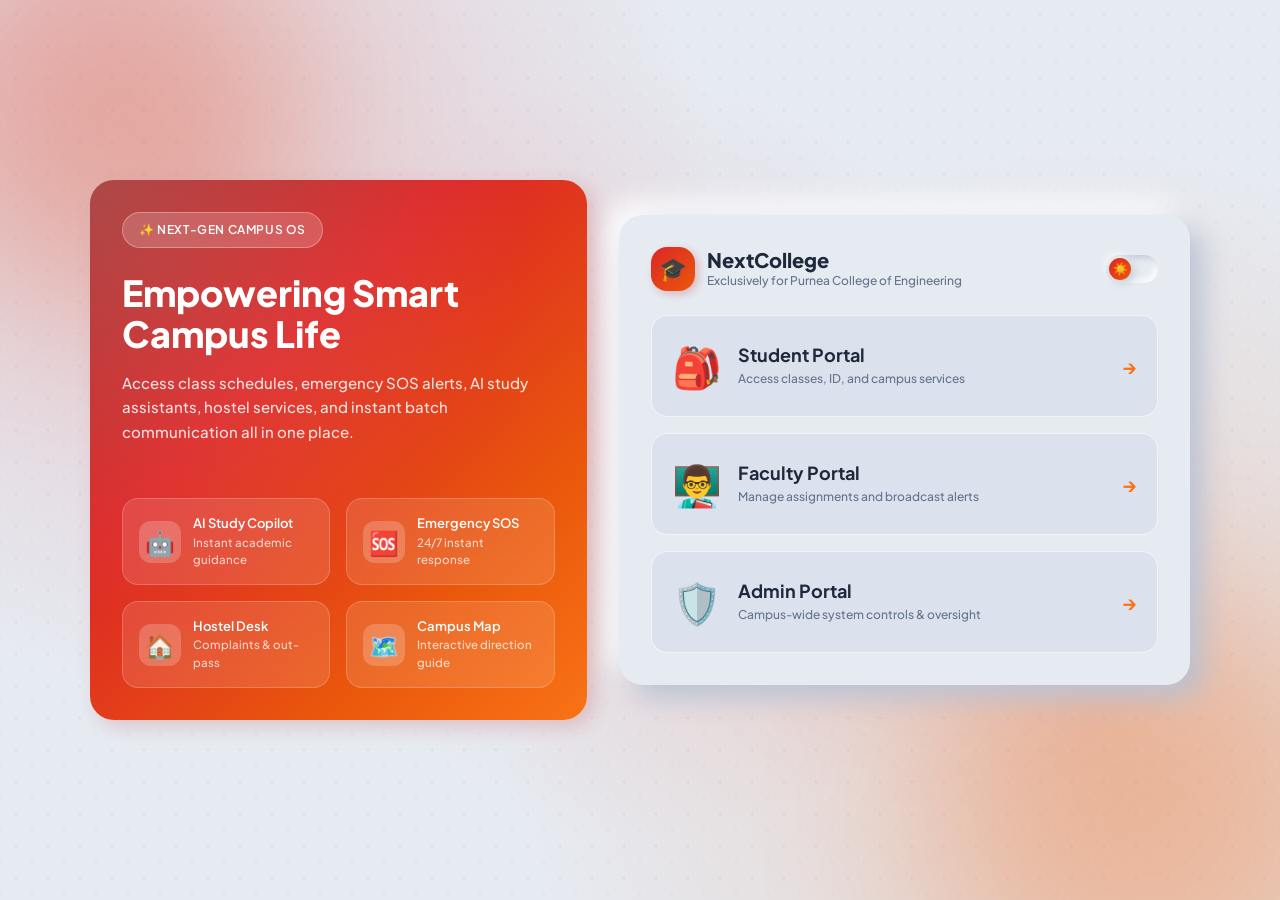
<file: professor.html>
<!DOCTYPE html>
<html lang="en">
<head>
  <meta charset="UTF-8">
  <meta name="viewport" content="width=device-width, initial-scale=1.0">
  <meta name="description" content="Professor Dashboard — NextCollege Portal">
  <title>Professor Dashboard — NextCollege</title>
  <link rel="stylesheet" href="css/variables.css">
  <link rel="stylesheet" href="css/base.css">
  <link rel="stylesheet" href="css/components.css">
  <link rel="stylesheet" href="css/themes.css">
  <link rel="stylesheet" href="css/dashboard.css">
  <link rel="stylesheet" href="css/social.css">
</head>
<body>
  <div class="dashboard-layout">
    <!-- Sidebar Overlay -->
    <div class="sidebar-overlay"></div>

    <!-- Sidebar -->
    <nav class="sidebar" id="sidebar">
      <div class="sidebar-header">
        <div class="sidebar-logo">👨‍🏫</div>
        <div class="sidebar-brand">
          <h3>NextCollege</h3>
          <p style="font-size:var(--fs-xs); color:white; margin:0;">Purnea College of Engineering</p>
          <small>Faculty Portal</small>
        </div>
      </div>

      <div class="sidebar-nav">
        <div class="nav-section">
          <div class="nav-section-title">Main</div>
          <button class="nav-item active" data-section="home"><span class="nav-icon">🏠</span> Home</button>
          <button class="nav-item" data-section="social"><span class="nav-icon">🌐</span> Campus Social</button>
          <button class="nav-item" data-section="messages"><span class="nav-icon">✉️</span> Messages</button>
          <button class="nav-item" data-section="class-schedule"><span class="nav-icon">📅</span> Class Schedule</button>
          <button class="nav-item" data-section="biometric-attendance"><span class="nav-icon">👆</span> Biometric Attendance</button>
          <button class="nav-item" data-section="assignments"><span class="nav-icon">📝</span> Assignments</button>
          <button class="nav-item" data-section="alerts"><span class="nav-icon">📢</span> Batch Alerts</button>
          <button class="nav-item" data-section="complaints"><span class="nav-icon">📥</span> Complaints Inbox</button>
          <button class="nav-item" data-section="directory"><span class="nav-icon">🔍</span> Student Search</button>
        </div>
      </div>

      <div class="sidebar-footer">
        <div class="sidebar-user" onclick="logout()">
          <div class="avatar avatar-sm" style="background:var(--grad-accent)" id="sidebar-avatar">P</div>
          <div class="sidebar-user-info">
            <div class="sidebar-user-name" id="sidebar-name">Dr. Sharma</div>
            <div class="sidebar-user-role">🚪 Sign Out</div>
          </div>
        </div>
      </div>
    </nav>

    <!-- Main Content -->
    <main class="main-content">
      <!-- Header -->
      <header class="main-header">
        <div class="main-header-left">
          <button class="hamburger" id="hamburger-btn">☰</button>
          <div class="page-title">Professor Dashboard</div>
        </div>
        <div class="main-header-right">
          <button class="theme-toggle" onclick="toggleTheme()" aria-label="Toggle dark mode">
            <span class="toggle-thumb">☀️</span>
          </button>
        </div>
      </header>

      <div class="main-body">
        <!-- ═══════════════ HOME SECTION ═══════════════ -->
        <section class="dashboard-section active" id="section-home">
          <div class="section-header">
            <div>
              <h2 id="greeting-text">Welcome, Professor!</h2>
              <p id="greeting-dept">Department of Mechanical Engineering</p>
            </div>
            <div class="flex gap-2">
              <button class="btn btn-outline" onclick="openEditProfileModal(currentUser.id, 'professor')">✏️ Edit Profile</button>
              <button class="btn btn-primary" onclick="switchToSection('assignments')">+ Create Assignment</button>
            </div>
          </div>

          <!-- Quick Stats -->
          <div class="grid-3" style="margin-bottom: var(--sp-6);">
            <div class="card stat-card">
              <div class="card-icon primary">📝</div>
              <div>
                <div class="stat-value" id="stat-active-assignments">0</div>
                <div class="stat-label">Active Assignments</div>
              </div>
            </div>
            <div class="card stat-card">
              <div class="card-icon accent">📢</div>
              <div>
                <div class="stat-value" id="stat-total-alerts">0</div>
                <div class="stat-label">Alerts Broadcasted</div>
              </div>
            </div>
            <div class="card stat-card">
              <div class="card-icon warning">📥</div>
              <div>
                <div class="stat-value" id="stat-pending-complaints">0</div>
                <div class="stat-label">Pending Complaints</div>
              </div>
            </div>
          </div>

          <!-- Time-Bound Alerts Preview -->
          <div class="card" style="margin-bottom: var(--sp-6);">
            <div class="card-header">
              <h4>⏳ Upcoming Deadline Reminders (Auto-Alerts)</h4>
              <span class="badge badge-warning">Time-Bound System</span>
            </div>
            <div id="timebound-alerts"></div>
          </div>

          <!-- Recent Assignments -->
          <div class="card">
            <div class="card-header">
              <h4>Recent Assignments Set</h4>
            </div>
            <div id="recent-assignments"></div>
          </div>
          <!-- Campus Feed Preview -->
          <div class="card home-feed-preview-card">
            <div class="home-feed-preview-header">
              <h4>📱 Campus Feed</h4>
              <button class="home-feed-see-all" onclick="goToSocial()">See All →</button>
            </div>
            <div id="home-feed-preview"></div>
          </div>
        </section>

        <!-- ═══════════════ SOCIAL SECTION ═══════════════ -->
        <section class="dashboard-section" id="section-social">
          <div class="section-header">
            <h2>🌐 Campus Social</h2>
          </div>
          <div class="social-section-wrap">
            <div id="social-composer"></div>
            <div id="social-feed-container"></div>
          </div>
        </section>

        <!-- ═══════════════ MESSAGES SECTION ═══════════════ -->
        <section class="dashboard-section" id="section-messages">
          <div class="section-header">
            <h2>✉️ Private Messages</h2>
          </div>
          <div style="max-width: 500px;">
            <div class="card" style="padding:var(--sp-8); text-align:center;">
              <div style="font-size:3rem; margin-bottom:var(--sp-4);">💌</div>
              <h4 style="margin-bottom:var(--sp-2);">Your Direct Messages</h4>
              <p style="color:var(--text-tertiary); margin-bottom:var(--sp-6);">Connect with students via the social feed and tap ✉️ on any post to start a conversation.</p>
              <button class="btn btn-primary" onclick="toggleDMPanel()">Open Messages Panel</button>
            </div>
          </div>
        </section>

        <!-- ═══════════════ CLASS SCHEDULE SECTION ═══════════════ -->
        <section class="dashboard-section" id="section-class-schedule">
          <div class="section-header">
            <h2>📅 Manage Class Schedule</h2>
            <span class="badge badge-primary">AI Powered</span>
          </div>
          
          <div class="card" style="max-width: 600px;">
            <h4 style="margin-bottom:var(--sp-2)">Upload Timetable PDF</h4>
            <p class="text-tertiary" style="margin-bottom:var(--sp-4);font-size:var(--fs-sm);">Our AI will read the PDF and automatically update the Student Dashboard schedules.</p>
            
            <div class="form-group">
              <input type="file" id="upload-schedule-file" class="form-input" accept=".pdf,.doc,.docx" style="padding:var(--sp-3)">
            </div>
            <button class="btn btn-primary w-full" onclick="simulateAIUpload('schedule')">
              <span class="nav-icon">✨</span> Parse Schedule with AI
            </button>
          </div>

          <!-- Manage Today's Classes -->
          <div class="card" style="margin-top:var(--sp-6);">
            <div class="card-header">
              <h4>📋 Manage Today's Classes</h4>
              <span class="badge badge-warning">Live Sync</span>
            </div>
            <p class="text-tertiary" style="margin-bottom:var(--sp-4);font-size:var(--fs-sm);">Cancel classes here. It will immediately reflect on the Student Dashboard.</p>
            <div id="prof-todays-classes" class="flex flex-col gap-3">
              <!-- Rendered via JS -->
            </div>
          </div>
        </section>

        <!-- ═══════════════ BIOMETRIC ATTENDANCE SECTION ═══════════════ -->
        <section class="dashboard-section" id="section-biometric-attendance">
          <div class="section-header">
            <h2>👆 Upload Biometric Attendance</h2>
            <span class="badge badge-primary">AI Powered</span>
          </div>
          
          <div class="card" style="max-width: 600px;">
            <h4 style="margin-bottom:var(--sp-2)">Upload Biometric Logs</h4>
            <p class="text-tertiary" style="margin-bottom:var(--sp-4);font-size:var(--fs-sm);">Upload biometric logs. AI will sync subject-wise attendance for all students.</p>
            
            <div class="form-group">
              <input type="file" id="upload-attendance-file" class="form-input" accept=".csv,.xlsx,.txt" style="padding:var(--sp-3)">
            </div>
            <button class="btn btn-primary w-full" onclick="simulateAIUpload('attendance')">
              <span class="nav-icon">✨</span> Sync Attendance Data
            </button>
          </div>
          <div id="biometric-attendance-panel" style="display:none;"></div>
        </section>

        <!-- ═══════════════ ASSIGNMENTS SECTION ═══════════════ -->
        <section class="dashboard-section" id="section-assignments">
          <div class="section-header">
            <h2>📝 Assignment Notifier</h2>
            <button class="btn btn-primary" onclick="openModal('modal-create-assignment')">+ New Assignment</button>
          </div>
          <div class="flex flex-col gap-4" id="assignments-list"></div>
        </section>

        <!-- ═══════════════ BATCH ALERTS SECTION ═══════════════ -->
        <section class="dashboard-section" id="section-alerts">
          <div class="section-header">
            <h2>📢 Send Batch Alerts</h2>
          </div>

          <div class="grid-2">
            <div class="card">
              <h4 style="margin-bottom:var(--sp-4)">Create Announcement</h4>
              <div class="form-group">
                <label class="form-label">Target Branch</label>
                <select class="form-input" id="alert-branch">
                  <option value="all">All Branches</option>
                  <option value="101">Computer Science (101)</option>
                  <option value="102">Information Tech (102)</option>
                  <option value="103">Electronics (103)</option>
                  <option value="104">Electrical (104)</option>
                  <option value="105">Mechanical (105)</option>
                  <option value="106">Civil (106)</option>
                  <option value="110">Data Science & AI (110)</option>
                </select>
              </div>
              <div class="form-group">
                <label class="form-label">Target Year</label>
                <select class="form-input" id="alert-year">
                  <option value="all">All Years</option>
                  <option value="1">Year 1</option>
                  <option value="2">Year 2</option>
                  <option value="3">Year 3</option>
                  <option value="4">Year 4</option>
                </select>
              </div>
              <div class="form-group">
                <label class="form-label">Notice Title</label>
                <input type="text" class="form-input" id="alert-title" placeholder="Announcement headline...">
              </div>
              <div class="form-group">
                <label class="form-label">Notice Content</label>
                <textarea class="form-input" id="alert-content" placeholder="Full message for students..."></textarea>
              </div>
              <button class="btn btn-primary w-full" onclick="sendBatchAlert()">📢 Broadcast Alert</button>
            </div>

            <div class="card">
              <h4 style="margin-bottom:var(--sp-4)">Sent Batch Announcements</h4>
              <div id="sent-alerts-list"></div>
            </div>
          </div>
        </section>

        <!-- ═══════════════ COMPLAINTS SECTION ═══════════════ -->
        <section class="dashboard-section" id="section-complaints">
          <div class="section-header">
            <h2>📥 Smart Complaint Inbox</h2>
          </div>
          <div class="flex flex-col gap-4" id="complaints-inbox"></div>
        </section>

        <!-- ═══════════════ DIRECTORY SECTION ═══════════════ -->
        <section class="dashboard-section" id="section-directory">
          <div class="section-header">
            <h2>🔍 Search Student Records</h2>
            <div class="search-bar">
              <span class="search-icon">🔍</span>
              <input type="text" placeholder="Search student name or ID..." id="prof-student-search">
            </div>
          </div>
          <div id="prof-student-list"></div>
        </section>
      </div>
    </main>
  </div>

  <!-- Modal: Create Assignment -->
  <div class="modal-overlay" id="modal-create-assignment">
    <div class="modal">
      <div class="modal-header">
        <h3>Create Assignment</h3>
        <button class="modal-close" onclick="closeModal('modal-create-assignment')">✕</button>
      </div>
      <div class="form-group">
        <label class="form-label">Title</label>
        <input type="text" class="form-input" id="asg-title" placeholder="e.g., Fluid Mechanics Assignment 2">
      </div>
      <div class="form-group">
        <label class="form-label">Subject</label>
        <input type="text" class="form-input" id="asg-subject" placeholder="e.g., Fluid Mechanics">
      </div>
      <div class="form-group">
        <label class="form-label">Deadline</label>
        <input type="date" class="form-input" id="asg-deadline">
      </div>
      <div class="form-group">
        <label class="form-label">Target Branch</label>
        <select class="form-input" id="asg-branch">
          <option value="all">All Branches</option>
          <option value="105">Mechanical (105)</option>
          <option value="101">Computer Science (101)</option>
          <option value="103">Electronics (103)</option>
        </select>
      </div>
      <div class="form-group">
        <label class="form-label">Target Year</label>
        <select class="form-input" id="asg-year">
          <option value="1">Year 1</option>
          <option value="2">Year 2</option>
          <option value="3">Year 3</option>
          <option value="4">Year 4</option>
        </select>
      </div>
      <div class="form-group">
        <label class="form-label">Instructions / Description</label>
        <textarea class="form-input" id="asg-desc" placeholder="Details and guidelines for students..."></textarea>
      </div>
      <div class="modal-footer">
        <button class="btn btn-secondary" onclick="closeModal('modal-create-assignment')">Cancel</button>
        <button class="btn btn-primary" onclick="submitAssignment()">Publish Assignment</button>
      </div>
    </div>
  </div>
  <!-- Directory Profile Modal -->
  <div class="modal-overlay" id="modal-directory-profile">
    <div class="modal" style="max-width:600px;">
      <div class="modal-header">
        <h3>Profile</h3>
        <button class="modal-close" onclick="closeModal('modal-directory-profile')">✕</button>
      </div>
      <div class="flex items-center gap-4" style="margin-bottom:var(--sp-4);">
        <div class="avatar avatar-lg" id="dir-profile-avatar">U</div>
        <div>
          <h3 style="margin-bottom:2px" id="dir-profile-name">User Name</h3>
          <p class="text-tertiary" style="margin:0;font-size:var(--fs-sm)" id="dir-profile-subtitle">Details</p>
        </div>
      </div>
      <div class="flex gap-2" style="margin-bottom:var(--sp-6);">
        <button class="btn btn-primary" id="dir-profile-follow-btn" onclick="toggleDirFollow(this)">➕ Follow</button>
        <button class="btn btn-secondary" onclick="showToast('Message feature coming soon!', 'info')">✉️ Message</button>
      </div>
      <h4>Recent Posts</h4>
      <div id="dir-profile-posts" class="flex flex-col gap-4" style="margin-top:var(--sp-4); max-height:400px; overflow-y:auto;">
        <!-- Rendered via JS -->
      </div>
    </div>
  </div>

  <script src="js/utils.js"></script>
  <script src="js/data.js"></script>
  <script src="js/auth.js"></script>
  <script src="js/theme.js"></script>
  <script src="js/components.js"></script>
  <script src="js/social.js"></script>
  <script src="js/professor.js"></script>
</body>
</html>
</file>
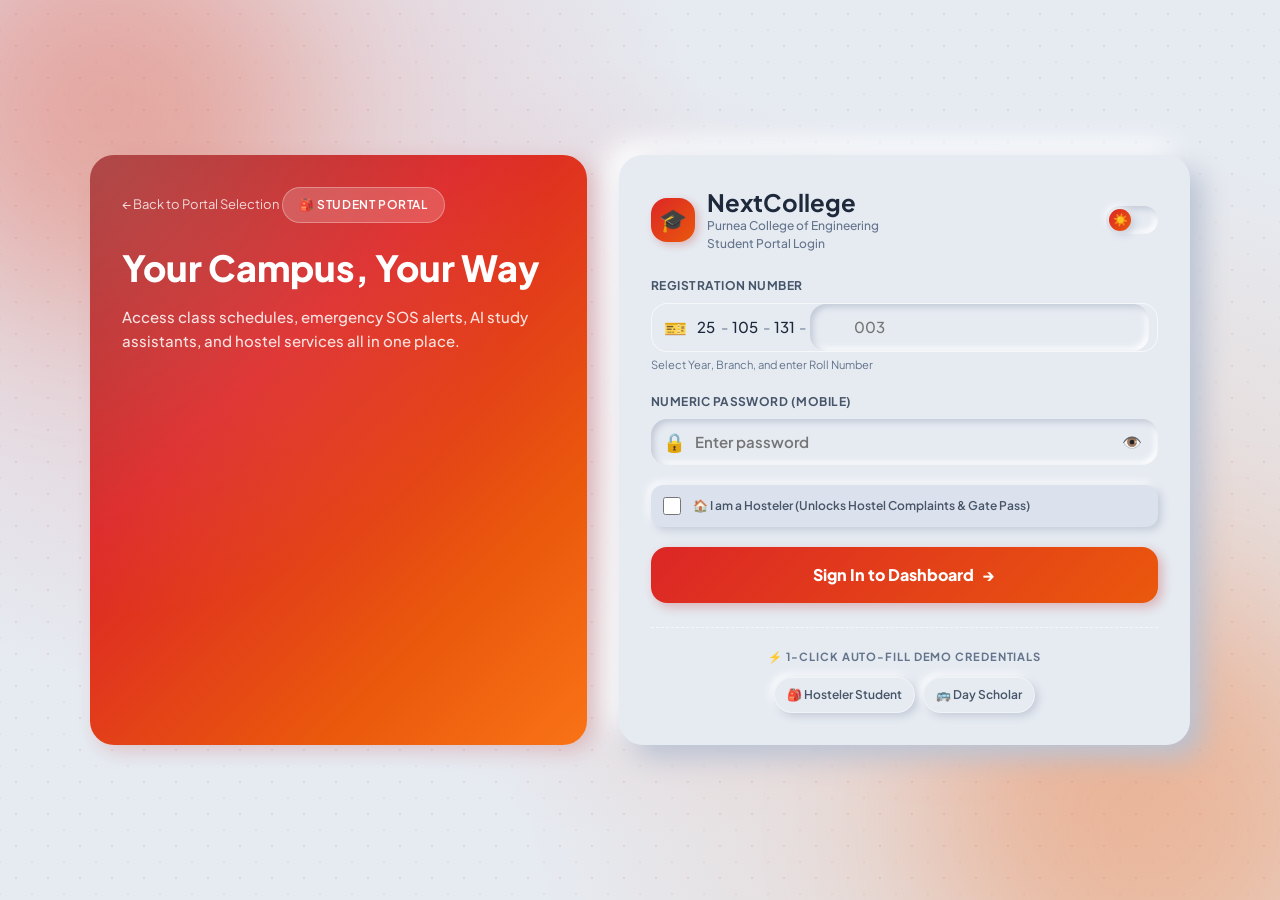
<file: student-login.html>
<!DOCTYPE html>
<html lang="en">
<head>
  <meta charset="UTF-8">
  <meta name="viewport" content="width=device-width, initial-scale=1.0">
  <meta name="description" content="NextCollege — Student Login">
  <title>Student Login — NextCollege</title>
  <link rel="stylesheet" href="css/variables.css">
  <link rel="stylesheet" href="css/base.css">
  <link rel="stylesheet" href="css/components.css">
  <link rel="stylesheet" href="css/themes.css">
  <link rel="stylesheet" href="css/login.css">
</head>
<body>
  <div class="login-page">
    <div class="login-bg">
      <div class="login-mesh"></div>
      <div class="glowing-orb orb-1"></div>
      <div class="glowing-orb orb-2"></div>
      <div class="glowing-orb orb-3"></div>
    </div>

    <div class="login-wrapper">
      <!-- HERO SIDE -->
      <div class="login-hero">
        <div>
          <a href="portals.html" style="display:inline-block; margin-bottom:var(--sp-4); color:rgba(255,255,255,0.8); text-decoration:none; font-size:var(--fs-sm);">← Back to Portal Selection</a>
          <div class="hero-badge">🎒 Student Portal</div>
          <h1 class="hero-title">Your Campus, Your Way</h1>
          <p class="hero-desc">Access class schedules, emergency SOS alerts, AI study assistants, and hostel services all in one place.</p>
        </div>
      </div>

      <!-- FORM SIDE -->
      <div class="login-card">
        <div class="login-top-bar">
          <div class="brand-pill">
            <div class="brand-icon">🎓</div>
            <div class="brand-text">
              <h3>NextCollege</h3>
              <p style="font-size:var(--fs-xs); color:var(--text-tertiary); margin:0;">Purnea College of Engineering</p>
              <p>Student Portal Login</p>
            </div>
          </div>
          <button class="theme-toggle" onclick="toggleTheme()" id="theme-toggle-btn" aria-label="Toggle dark mode">
            <span class="toggle-thumb">☀️</span>
          </button>
        </div>

        <div class="login-error" id="login-error"></div>

        <form class="login-form active" id="form-student" onsubmit="event.preventDefault(); document.getElementById('student-login-btn').click();">
          <div class="input-group-modern">
            <label>Registration Number</label>
            <div class="input-field-wrap composite-wrap" style="background: var(--bg-surface); border: 1.5px solid var(--border-color); border-radius: var(--radius-xl); padding-left: 2.75rem; padding-right: var(--sp-2); display: flex; align-items: center; gap: 4px; transition: all var(--transition-base);">
              <span class="field-icon" style="left: var(--sp-3);">🎫</span>
              <select id="student-reg-year" style="background: transparent; border: none; color: var(--text-primary); outline: none; padding: var(--sp-2.5) 0; cursor: pointer; appearance: none; -webkit-appearance: none; font-weight: var(--fw-medium); text-align: center;">
                <option value="20">20</option><option value="21">21</option><option value="22">22</option><option value="23">23</option><option value="24">24</option><option value="25" selected>25</option><option value="26">26</option><option value="27">27</option><option value="28">28</option><option value="29">29</option><option value="30">30</option><option value="31">31</option><option value="32">32</option><option value="33">33</option><option value="34">34</option><option value="35">35</option><option value="36">36</option><option value="37">37</option><option value="38">38</option><option value="39">39</option><option value="40">40</option><option value="41">41</option><option value="42">42</option><option value="43">43</option><option value="44">44</option><option value="45">45</option><option value="46">46</option><option value="47">47</option><option value="48">48</option><option value="49">49</option><option value="50">50</option>
              </select>
              <span style="color: var(--text-tertiary);">-</span>
              <select id="student-reg-branch" style="background: transparent; border: none; color: var(--text-primary); outline: none; padding: var(--sp-2.5) 0; cursor: pointer; appearance: none; -webkit-appearance: none; font-weight: var(--fw-medium); text-align: center;">
                <option value="101">101</option><option value="102">102</option><option value="103">103</option><option value="104">104</option><option value="105" selected>105</option><option value="106">106</option><option value="107">107</option><option value="108">108</option><option value="109">109</option><option value="151">151</option>
              </select>
              <span style="color: var(--text-tertiary);">-</span>
              <span style="color: var(--text-primary); font-weight: var(--fw-medium);">131</span>
              <span style="color: var(--text-tertiary);">-</span>
              <input type="text" id="student-reg-roll" maxlength="3" placeholder="003" autocomplete="off" style="border: none; background: transparent; padding: var(--sp-2.5) 0; min-width: 40px; flex: 1; outline: none; font-size: inherit; font-weight: var(--fw-medium);">
            </div>
            <span class="field-hint">Select Year, Branch, and enter Roll Number</span>
          </div>

          <div class="input-group-modern">
            <label for="student-password">Numeric Password (Mobile)</label>
            <div class="input-field-wrap">
              <span class="field-icon">🔒</span>
              <input type="password" id="student-password" placeholder="Enter password" autocomplete="off">
              <button type="button" class="field-toggle-pwd" onclick="togglePasswordVisibility('student-password', this)">👁️</button>
            </div>
          </div>

          <label class="custom-checkbox">
            <input type="checkbox" id="student-hosteler">
            <span>🏠 I am a Hosteler (Unlocks Hostel Complaints & Gate Pass)</span>
          </label>

          <button type="button" class="btn-login-submit" id="student-login-btn">
            <span>Sign In to Dashboard</span>
            <span>→</span>
          </button>
        </form>

        <div class="demo-section">
          <div class="demo-title">⚡ 1-Click Auto-Fill Demo Credentials</div>
          <div class="demo-chips">
            <button type="button" class="demo-chip" onclick="autoFillDemo('student-hostel')"><span>🎒 Hosteler Student</span></button>
            <button type="button" class="demo-chip" onclick="autoFillDemo('student-dayscholar')"><span>🚌 Day Scholar</span></button>
          </div>
        </div>
      </div>
    </div>
  </div>

  <script src="js/utils.js"></script>
  <script src="js/data.js"></script>
  <script src="js/theme.js"></script>
  <script src="js/components.js"></script>
  <script src="js/auth.js"></script>
</body>
</html>
</file>
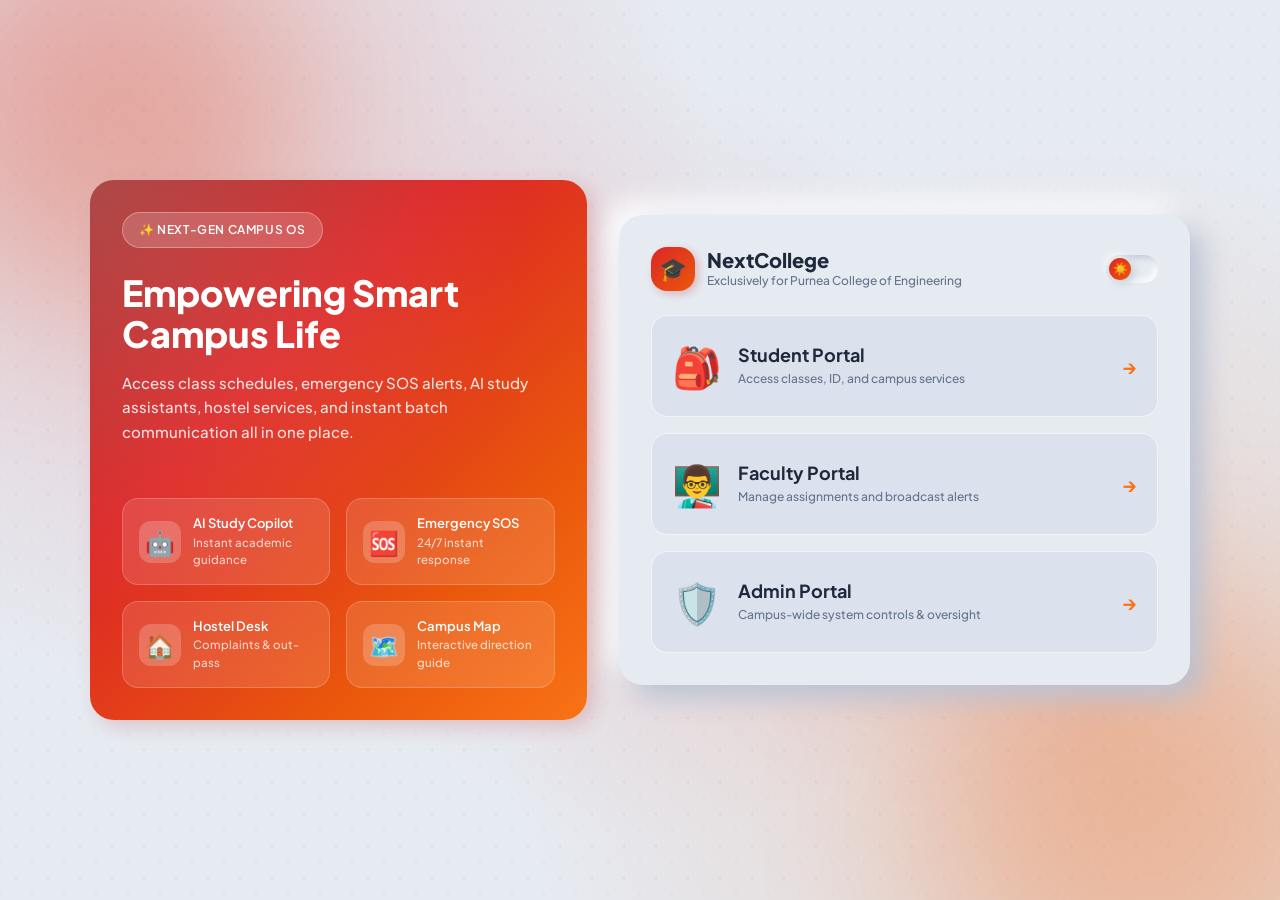
<file: student.html>
<!DOCTYPE html>
<html lang="en">
<head>
  <meta charset="UTF-8">
  <meta name="viewport" content="width=device-width, initial-scale=1.0">
  <meta name="description" content="Student Dashboard — NextCollege Portal">
  <title>Student Dashboard — NextCollege</title>
  <link rel="stylesheet" href="css/variables.css">
  <link rel="stylesheet" href="css/base.css">
  <link rel="stylesheet" href="css/components.css">
  <link rel="stylesheet" href="css/themes.css">
  <link rel="stylesheet" href="css/dashboard.css">
  <link rel="stylesheet" href="css/social.css">
</head>
<body>
  <div class="dashboard-layout">
    <!-- Overlay -->
    <div class="sidebar-overlay"></div>

    <!-- Sidebar -->
    <nav class="sidebar" id="sidebar">
      <div class="sidebar-header">
        <div class="sidebar-logo">🎓</div>
        <div class="sidebar-brand">
          <h3>NextCollege</h3>
          <p style="font-size:var(--fs-xs); color:white; margin:0;">Purnea College of Engineering</p>
          <small>Student Portal</small>
        </div>
      </div>

      <div class="sidebar-nav">
        <div class="nav-section">
          <div class="nav-section-title">Main</div>
          <button class="nav-item active" data-section="home"><span class="nav-icon">🏠</span> Home</button>
          <button class="nav-item" data-section="social"><span class="nav-icon">🌐</span> Campus Social</button>
          <button class="nav-item" data-section="schedule"><span class="nav-icon">📅</span> Schedule</button>
          <button class="nav-item" data-section="idcard"><span class="nav-icon">🪪</span> Digital ID</button>
          <button class="nav-item" data-section="profile"><span class="nav-icon">👤</span> My Profile</button>
        </div>

        <div class="nav-section">
          <div class="nav-section-title">Academic</div>
          <button class="nav-item" data-section="library"><span class="nav-icon">📚</span> Digital Library</button>
          <button class="nav-item" data-section="attendance"><span class="nav-icon">📊</span> Attendance Tracker</button>
          <button class="nav-item" data-section="copilot"><span class="nav-icon">🤖</span> AI Copilot</button>
          <button class="nav-item" data-section="feedback"><span class="nav-icon">⭐</span> Feedback</button>
        </div>

        <div class="nav-section">
          <div class="nav-section-title">Social</div>
          <button class="nav-item" data-section="chat"><span class="nav-icon">💬</span> Branch Chat</button>
          <button class="nav-item" data-section="anonchat"><span class="nav-icon">🎭</span> Anonymous Chat</button>
          <button class="nav-item" data-section="messages"><span class="nav-icon">✉️</span> Messages</button>
          <button class="nav-item" data-section="directory"><span class="nav-icon">🤝</span> Find Classmates</button>
        </div>

        <div class="nav-section">
          <div class="nav-section-title">Campus</div>
          <button class="nav-item" data-section="events"><span class="nav-icon">🎪</span> Events</button>
          <button class="nav-item" data-section="notices"><span class="nav-icon">📋</span> Notice Board</button>
          <button class="nav-item" data-section="lostfound"><span class="nav-icon">🔎</span> Lost & Found</button>
          <button class="nav-item" data-section="map"><span class="nav-icon">🗺️</span> Campus Map</button>
        </div>

        <div class="nav-section">
          <div class="nav-section-title">Emergency</div>
          <button class="nav-item" data-section="sos"><span class="nav-icon">🆘</span> Emergency SOS</button>
          <button class="nav-item" data-section="hospital"><span class="nav-icon">🏥</span> Hospital</button>
        </div>

        <div class="nav-section" id="hostel-nav" style="display:none">
          <div class="nav-section-title">Hostel</div>
          <button class="nav-item" data-section="hostel"><span class="nav-icon">🏠</span> Hostel Dashboard</button>
        </div>
      </div>

      <div class="sidebar-footer">
        <div class="sidebar-user" onclick="logout()">
          <div class="avatar avatar-sm" id="sidebar-avatar">A</div>
          <div class="sidebar-user-info">
            <div class="sidebar-user-name" id="sidebar-name">Student</div>
            <div class="sidebar-user-role">🚪 Sign Out</div>
          </div>
        </div>
      </div>
    </nav>

    <!-- Main Content -->
    <main class="main-content">
      <!-- Header -->
      <header class="main-header">
        <div class="main-header-left">
          <button class="hamburger" id="hamburger-btn">☰</button>
          <div>
            <div class="page-title" id="page-title">Home</div>
          </div>
        </div>
        <div class="main-header-right">
          <button class="theme-toggle" onclick="toggleTheme()" aria-label="Toggle dark mode">
            <span class="toggle-thumb">☀️</span>
          </button>
        </div>
      </header>

      <div class="main-body">
        <!-- Home -->
        <section class="dashboard-section active" id="section-home">
          <div class="section-header">
            <div>
              <h2 id="greeting-text">Good Morning</h2>
              <p id="greeting-name">Welcome back!</p>
            </div>
            <div class="flex items-center gap-3">
              <span class="badge badge-primary" id="user-branch-badge">CSE</span>
              <span class="badge badge-accent" id="user-year-badge">Year 1</span>
            </div>
          </div>

          <!-- Home Search Bar -->
          <div class="card" style="margin-bottom: var(--sp-6);">
            <div class="search-bar" style="margin-bottom: 0;">
              <span class="search-icon">🔍</span>
              <input type="text" placeholder="Search for people (students, professors)..." id="home-people-search" oninput="handleHomeSearch(this.value)">
            </div>
            <div id="home-search-results" style="display:none; margin-top: var(--sp-3); max-height: 200px; overflow-y: auto; border-top: 1px solid var(--border-color); padding-top: var(--sp-3);"></div>
          </div>

          <!-- ID Card Preview -->
          <div class="id-card" style="margin-bottom: var(--sp-6);">
            <div class="id-card-content">
              <div class="id-card-header">
                <span class="id-card-college">NextCollege — Student ID</span>
                <span>🎓</span>
              </div>
              <div class="id-card-body">
                <div class="id-card-avatar" id="home-avatar">A</div>
                <div class="id-card-info">
                  <h3 id="home-name">Student Name</h3>
                  <p id="home-reg">Registration No.</p>
                </div>
                <div class="attendance-ring-wrapper" id="home-attendance-ring"></div>
              </div>
              <div class="id-card-meta">
                <div class="id-card-meta-item">
                  <label>Branch</label>
                  <span id="home-branch">—</span>
                </div>
                <div class="id-card-meta-item">
                  <label>Year / Sem</label>
                  <span id="home-yearsem">—</span>
                </div>
                <div class="id-card-meta-item">
                  <label>Attendance</label>
                  <span id="home-attend-text">—</span>
                </div>
              </div>
            </div>
          </div>

          <!-- Biometric Attendance -->
          <div class="card" style="margin-bottom: var(--sp-6); display: none;" id="biometric-attendance-card">
            <div class="card-header">
              <h4>👆 Official Biometric Attendance</h4>
              <span class="badge badge-accent">AI Synced</span>
            </div>
            <div id="biometric-attendance-content" class="flex flex-col gap-3"></div>
          </div>

          <!-- Today's Schedule -->
          <div class="card" style="margin-bottom: var(--sp-6);">
            <div class="card-header">
              <h4>📅 Today's Schedule</h4>
              <span class="badge badge-neutral" id="today-day">Monday</span>
            </div>
            <div class="flex flex-col gap-3" id="today-schedule"></div>
            <div style="margin-top:var(--sp-4); padding-top:var(--sp-3); border-top:1px solid var(--border-color); display:flex; align-items:center; justify-content:space-between;">
              <span style="font-size:var(--fs-xs); color:var(--text-tertiary);">✅ Mark your attendance for today's classes</span>
              <button class="btn btn-sm btn-secondary" onclick="switchToSection('attendance')">View All →</button>
            </div>
          </div>

          <!-- Campus Feed Preview -->
          <div class="card home-feed-preview-card" style="margin-bottom: var(--sp-6);">
            <div class="home-feed-preview-header">
              <h4>📱 Campus Feed</h4>
              <button class="home-feed-see-all" onclick="goToSocial()">See All →</button>
            </div>
            <div id="home-feed-preview"></div>
          </div>

          <!-- Quick Actions -->
          <h4 style="margin-bottom: var(--sp-4);">Quick Actions</h4>
          <div class="quick-actions" id="quick-actions">
            <div class="quick-action-item" onclick="switchToSection('sos')">
              <div class="qa-icon" style="background:rgba(244,63,94,0.15)">🆘</div>
              <span class="qa-label">Emergency SOS</span>
            </div>
            <div class="quick-action-item" onclick="switchToSection('copilot')">
              <div class="qa-icon" style="background:rgba(99,102,241,0.15)">🤖</div>
              <span class="qa-label">AI Copilot</span>
            </div>
            <div class="quick-action-item" onclick="switchToSection('library')">
              <div class="qa-icon" style="background:rgba(20,184,166,0.15)">📚</div>
              <span class="qa-label">Library</span>
            </div>
            <div class="quick-action-item" onclick="switchToSection('social')">
              <div class="qa-icon" style="background:rgba(139,92,246,0.15)">🌐</div>
              <span class="qa-label">Social Feed</span>
            </div>
            <div class="quick-action-item" onclick="switchToSection('messages')">
              <div class="qa-icon" style="background:rgba(236,72,153,0.15)">✉️</div>
              <span class="qa-label">Messages</span>
            </div>
            <div class="quick-action-item" onclick="switchToSection('map')">
              <div class="qa-icon" style="background:rgba(245,158,11,0.15)">🗺️</div>
              <span class="qa-label">Campus Map</span>
            </div>
            <div class="quick-action-item" onclick="switchToSection('events')">
              <div class="qa-icon" style="background:rgba(16,185,129,0.15)">🎪</div>
              <span class="qa-label">Events</span>
            </div>
            <div class="quick-action-item" id="qa-hostel" onclick="switchToSection('hostel')" style="display:none;">
              <div class="qa-icon" style="background:rgba(59,130,246,0.15)">🏠</div>
              <span class="qa-label">Hostel</span>
            </div>
          </div>
        </section>

        <!-- ═══════════════ SOCIAL SECTION ═══════════════ -->
        <section class="dashboard-section" id="section-social">
          <div class="section-header">
            <h2>🌐 Campus Social</h2>
          </div>
          <div class="social-section-wrap">
            <div id="social-composer"></div>
            <div id="social-feed-container"></div>
          </div>
        </section>

        <!-- ═══════════════ ATTENDANCE TRACKER SECTION ═══════════════ -->
        <section class="dashboard-section" id="section-attendance">
          <div class="section-header">
            <h2>📊 Attendance Tracker</h2>
            <button class="btn btn-sm btn-secondary" onclick="resetAllAttendance()">🔄 Reset All</button>
          </div>

          <!-- Overall Summary Card -->
          <div class="card" style="margin-bottom:var(--sp-6);" id="biometric-attendance-card">
            <div class="card-header">
              <h4>👆 Biometric Attendance</h4>
              <span class="badge badge-primary" id="overall-pct-badge">0%</span>
            </div>
            <div id="biometric-attendance-bar" style="margin-top:var(--sp-3);"></div>
          </div>

          <!-- Subject-wise Cards -->
          <h4 style="margin-bottom:var(--sp-4);">Subject-wise Breakdown</h4>
          <div class="dashboard-grid cols-2" id="subject-attendance-grid" style="margin-bottom:var(--sp-6);"></div>

          <!-- Attendance Log -->
          <div class="card" id="attendance-log-card">
            <div class="card-header">
              <h4>🗓️ Recent Attendance Log</h4>
              <span class="badge badge-neutral" id="log-count-badge">0 entries</span>
            </div>
            <div class="flex flex-col gap-2" id="attendance-log-list"></div>
          </div>
        </section>

        <!-- Schedule -->
        <section class="dashboard-section" id="section-schedule">
          <div class="section-header">
            <h2>📅 Weekly Schedule</h2>
            <span class="badge badge-primary" id="schedule-ai-badge" style="display:none;">AI Managed</span>
          </div>
          <div class="tab-nav" id="schedule-tabs" style="margin-bottom: var(--sp-6);"></div>
          <div id="schedule-content"></div>
        </section>

        <!-- ID -->
        <section class="dashboard-section" id="section-idcard">
          <div class="section-header"><h2>🪪 Digital ID Card</h2></div>
          <div style="max-width: 500px;">
            <div class="id-card">
              <div class="id-card-content">
                <div class="id-card-header">
                  <span class="id-card-college">NextCollege — Student Identity</span>
                  <span style="font-size:1.5rem;">🎓</span>
                </div>
                <div class="id-card-body">
                  <div class="id-card-avatar" id="id-avatar">A</div>
                  <div class="id-card-info">
                    <h3 id="id-name">Student Name</h3>
                    <p id="id-reg" style="color:rgba(255,255,255,0.7);margin:0;">Reg No.</p>
                    <p id="id-email" style="color:rgba(255,255,255,0.6);margin:0;font-size:0.75rem;">email</p>
                  </div>
                </div>
                <div class="id-card-meta">
                  <div class="id-card-meta-item"><label>Branch</label><span id="id-branch">—</span></div>
                  <div class="id-card-meta-item"><label>Year</label><span id="id-year">—</span></div>
                  <div class="id-card-meta-item"><label>Attendance</label><span id="id-attendance">—</span></div>
                  <div class="id-card-meta-item"><label>Status</label><span id="id-status">Active</span></div>
                </div>
              </div>
            </div>
          </div>
        </section>

        <!-- Profile -->
        <section class="dashboard-section" id="section-profile">
          <div class="section-header">
            <h2>👤 My Profile</h2>
            <button class="btn btn-outline btn-sm" onclick="openEditProfileModal(currentUser.regNo, 'student')">✏️ Edit Profile</button>
          </div>
          <div class="grid-2">
            <div class="card">
              <div style="text-align:center;">
                <div class="avatar avatar-xl" style="margin:0 auto var(--sp-4)" id="profile-avatar">A</div>
                <h3 id="profile-name">Name</h3>
                <p style="margin:var(--sp-1) 0" id="profile-reg">Reg No.</p>
                <p style="margin:0" id="profile-branch-full">Branch</p>
                <div class="flex justify-center gap-6" style="margin-top:var(--sp-5);">
                  <div class="text-center"><div class="stat-value" style="font-size:var(--fs-2xl)" id="profile-followers">0</div><div class="stat-label">Followers</div></div>
                  <div class="text-center"><div class="stat-value" style="font-size:var(--fs-2xl)" id="profile-following">0</div><div class="stat-label">Following</div></div>
                </div>
              </div>
            </div>
            <div class="card">
              <h4 style="margin-bottom:var(--sp-4)">🏅 Badges & Achievements</h4>
              <div class="flex flex-col gap-3" id="profile-badges"></div>
            </div>
          </div>
        </section>

        <!-- Library -->
        <section class="dashboard-section" id="section-library">
          <div class="section-header">
            <h2>📚 Digital Library</h2>
            <div class="search-bar">
              <span class="search-icon">🔍</span>
              <input type="text" placeholder="Search books, notes..." id="library-search">
            </div>
          </div>
          <div class="tab-nav" style="margin-bottom:var(--sp-6)">
            <button class="tab-btn active" onclick="filterLibrary('all')">All</button>
            <button class="tab-btn" onclick="filterLibrary('textbook')">Textbooks</button>
            <button class="tab-btn" onclick="filterLibrary('notes')">Notes</button>
            <button class="tab-btn" onclick="filterLibrary('manual')">Manuals</button>
            <button class="tab-btn" onclick="filterLibrary('question-paper')">Past Papers</button>
            <button class="tab-btn" onclick="filterLibrary('midsem')">Midsem Papers</button>
            <button class="tab-btn" onclick="filterLibrary('endsem')">Endsem Papers</button>
          </div>
          <div class="grid-2" id="library-grid"></div>
        </section>

        <!-- Copilot -->
        <section class="dashboard-section" id="section-copilot">
          <div class="section-header"><h2>🤖 AI Study Copilot</h2></div>
          <div class="card" style="max-width:600px;">
            <div class="chat-container" id="copilot-chat" style="min-height:300px;"></div>
            <div class="chat-input-bar">
              <input type="text" id="copilot-input" placeholder="Ask me about study tips, exam prep..." onkeydown="if(event.key==='Enter') sendCopilotMessage()">
              <button class="btn btn-primary" onclick="sendCopilotMessage()">Send</button>
            </div>
          </div>
        </section>

        <!-- Feedback -->
        <section class="dashboard-section" id="section-feedback">
          <div class="section-header"><h2>⭐ Class Feedback</h2></div>
          <div class="card" style="max-width:500px;margin-bottom:var(--sp-6);">
            <h4 style="margin-bottom:var(--sp-4)">Rate a Class (Anonymous)</h4>
            <div class="form-group">
              <label class="form-label">Subject</label>
              <select class="form-input" id="feedback-subject">
                <option value="">Select Subject</option>
                <option>Engineering Mathematics</option>
                <option>Engineering Physics</option>
                <option>Engineering Chemistry</option>
                <option>Workshop Practice</option>
                <option>Technical Drawing</option>
                <option>Communication Skills</option>
                <option>Environmental Science</option>
              </select>
            </div>
            <div class="form-group">
              <label class="form-label">Rating</label>
              <div id="feedback-stars"></div>
            </div>
            <div class="form-group">
              <label class="form-label">Comments (optional)</label>
              <textarea class="form-input" id="feedback-comment" placeholder="Share your experience..."></textarea>
            </div>
            <button class="btn btn-primary" onclick="submitFeedback()">Submit Feedback</button>
          </div>
          <h4 style="margin-bottom:var(--sp-4)">Recent Feedback</h4>
          <div id="feedback-list"></div>
        </section>

        <!-- Chat -->
        <section class="dashboard-section" id="section-chat">
          <div class="section-header"><h2>💬 Campus Chat</h2></div>
          <div class="tab-nav" style="margin-bottom:var(--sp-4)">
            <button class="tab-btn active" id="chat-tab-branch" onclick="switchChatTab('branch')">My Branch</button>
            <button class="tab-btn" id="chat-tab-all" onclick="switchChatTab('all')">All Campus</button>
          </div>
          <div class="card" style="max-width:600px;">
            <div class="chat-container" id="chat-messages" style="min-height:300px;"></div>
            <div class="chat-input-bar">
              <input type="text" id="chat-input" placeholder="Type a message..." onkeydown="if(event.key==='Enter') sendChatMessage()">
              <button class="btn btn-primary" onclick="sendChatMessage()">Send</button>
            </div>
          </div>
        </section>

        <!-- Anonymous -->
        <section class="dashboard-section" id="section-anonchat">
          <div class="section-header">
            <h2>🎭 Anonymous Chat</h2>
            <span class="badge badge-neutral" id="anon-handle">Anonymous</span>
          </div>
          <div class="card" style="max-width:600px;">
            <div class="chat-container" id="anon-messages" style="min-height:300px;"></div>
            <div class="chat-input-bar">
              <input type="text" id="anon-input" placeholder="Type anonymously..." onkeydown="if(event.key==='Enter') sendAnonMessage()">
              <button class="btn btn-primary" onclick="sendAnonMessage()">Send</button>
            </div>
          </div>
        </section>

        <!-- Directory -->
        <section class="dashboard-section" id="section-directory">
          <div class="section-header">
            <h2>🤝 Find Classmates</h2>
            <div class="search-bar">
              <span class="search-icon">🔍</span>
              <input type="text" placeholder="Search by name or ID..." id="directory-search">
            </div>
          </div>
          <div class="tab-nav" style="margin-bottom:var(--sp-6)">
            <button class="tab-btn active" onclick="filterDirectory('all')">All</button>
            <button class="tab-btn" onclick="filterDirectory('students')">Students</button>
            <button class="tab-btn" onclick="filterDirectory('faculty')">Faculty</button>
          </div>
          <div id="directory-list"></div>
        </section>

        <!-- Events -->
        <section class="dashboard-section" id="section-events">
          <div class="section-header"><h2>🎪 Events & Calendar</h2></div>
          <div class="grid-2">
            <div class="card">
              <div class="card-header">
                <button class="btn btn-ghost btn-sm" onclick="changeCalendarMonth(-1)">◀</button>
                <h4 id="calendar-title">August 2025</h4>
                <button class="btn btn-ghost btn-sm" onclick="changeCalendarMonth(1)">▶</button>
              </div>
              <div id="calendar-container"></div>
            </div>
            <div class="card">
              <h4 style="margin-bottom:var(--sp-4)">Upcoming Events</h4>
              <div class="flex flex-col gap-3" id="events-list"></div>
            </div>
          </div>
        </section>

        <!-- Notices -->
        <section class="dashboard-section" id="section-notices">
          <div class="section-header"><h2>📋 Notice Board</h2></div>
          <div class="flex flex-col gap-4" id="notices-list"></div>
        </section>

        <!-- LostFound -->
        <section class="dashboard-section" id="section-lostfound">
          <div class="section-header">
            <h2>🔎 Lost & Found</h2>
            <button class="btn btn-primary" onclick="openModal('modal-lostfound')">+ Report Item</button>
          </div>
          <div class="tab-nav" style="margin-bottom:var(--sp-6)">
            <button class="tab-btn active" onclick="filterLostFound('all')">All</button>
            <button class="tab-btn" onclick="filterLostFound('lost')">Lost</button>
            <button class="tab-btn" onclick="filterLostFound('found')">Found</button>
          </div>
          <div class="grid-2" id="lostfound-list"></div>
        </section>

        <!-- Map -->
        <section class="dashboard-section" id="section-map">
          <div class="section-header"><h2>🗺️ Smart Campus Navigator</h2></div>
          <div class="card" style="overflow:hidden;">
            <div id="campus-map" style="position:relative;width:100%;height:500px;background:var(--bg-surface-alt);border-radius:var(--radius-lg);overflow:hidden;"></div>
          </div>
          <div class="grid-3" style="margin-top:var(--sp-6)" id="map-legend"></div>
        </section>

        <!-- SOS -->
        <section class="dashboard-section" id="section-sos">
          <div class="section-header"><h2>🆘 Emergency SOS</h2></div>
          <div style="text-align:center;padding:var(--sp-8) 0;">
            <button class="sos-btn" onclick="triggerSOS()" id="sos-button">SOS</button>
            <p style="margin-top:var(--sp-6);color:var(--text-tertiary);">Press for emergency assistance. Campus security will be alerted.</p>
          </div>
          <h4 style="margin: var(--sp-8) 0 var(--sp-4);">📞 Emergency Contacts</h4>
          <div class="grid-2" id="emergency-contacts"></div>
        </section>

        <!-- Hospital -->
        <section class="dashboard-section" id="section-hospital">
          <div class="section-header"><h2>🏥 Hospital & Health</h2></div>
          <div style="text-align:center;padding:var(--sp-6) 0;">
            <button class="btn btn-danger btn-lg" onclick="triggerSOS()" style="font-size:var(--fs-lg);">🚑 Request Ambulance</button>
          </div>
          <div class="grid-2" id="hospital-list"></div>
        </section>

        <!-- Hostel -->
        <section class="dashboard-section" id="section-hostel">
          <div class="section-header"><h2 id="hostel-dashboard-title">🏠 Hostel Dashboard</h2></div>
          
          <!-- Hostel Info Card -->
          <div class="card" style="margin-bottom:var(--sp-6); background: linear-gradient(135deg, var(--clr-primary-600), var(--clr-accent-600)); color: white;">
            <div class="flex items-center gap-4">
              <div style="font-size:3rem;">🏛️</div>
              <div>
                <p style="margin:0; font-size:var(--fs-xs); opacity:0.8; text-transform:uppercase; letter-spacing:0.05em;">Your Hostel</p>
                <h3 id="hostel-name-display" style="margin:var(--sp-1) 0; color:white;">—</h3>
                <p style="margin:0; font-size:var(--fs-sm); opacity:0.85;">Purnea College of Engineering</p>
              </div>
            </div>
          </div>

          <!-- Hostel Quick Actions -->
          <div class="grid-3" style="margin-bottom:var(--sp-6)">
            <div class="card text-center" style="cursor:pointer;" onclick="openModal('modal-hostel-complaint')">
              <div style="font-size:2rem;margin-bottom:var(--sp-2)">📝</div>
              <h5>File Complaint</h5>
              <p style="font-size:var(--fs-xs);margin:0;">Report to warden</p>
            </div>
            <div class="card text-center" style="cursor:pointer;" onclick="openModal('modal-outpass')">
              <div style="font-size:2rem;margin-bottom:var(--sp-2)">🎫</div>
              <h5>Out-Pass Request</h5>
              <p style="font-size:var(--fs-xs);margin:0;">Apply for gate pass</p>
            </div>
            <div class="card text-center" style="cursor:pointer;" onclick="triggerSOS()">
              <div style="font-size:2rem;margin-bottom:var(--sp-2)">🆘</div>
              <h5>Hostel SOS</h5>
              <p style="font-size:var(--fs-xs);margin:0;">Emergency alert</p>
            </div>
          </div>

          <!-- Hostel Rules -->
          <div class="card" style="margin-bottom:var(--sp-6);">
            <h4 style="margin-bottom:var(--sp-4)">📜 Hostel Rules & Regulations</h4>
            <div id="hostel-rules" class="flex flex-col gap-3"></div>
          </div>

          <!-- Hostel Complaints -->
          <div class="card">
            <h4 style="margin-bottom:var(--sp-4)">My Hostel Complaints</h4>
            <div id="hostel-complaints"></div>
          </div>
        </section>

        <!-- ═══════════════ MESSAGES SECTION ═══════════════ -->
        <section class="dashboard-section" id="section-messages">
          <div class="section-header">
            <h2>✉️ Private Messages</h2>
          </div>
          <div style="max-width: 500px;">
            <div class="card" style="padding:var(--sp-8); text-align:center;">
              <div style="font-size:3rem; margin-bottom:var(--sp-4);">💌</div>
              <h4 style="margin-bottom:var(--sp-2);">Your Direct Messages</h4>
              <p style="color:var(--text-tertiary); margin-bottom:var(--sp-6);">Follow classmates on the social feed and tap ✉️ on any post to start a private conversation.</p>
              <button class="btn btn-primary" onclick="toggleDMPanel()">Open Messages Panel</button>
            </div>
            <div id="messages-list" style="margin-top:var(--sp-4);"></div>
          </div>
        </section>

      </div>
    </main>
  </div>

  <!-- Modals -->
  <!-- Directory Profile Modal -->
  <div class="modal-overlay" id="modal-directory-profile">
    <div class="modal" style="max-width:600px;">
      <div class="modal-header">
        <h3>Profile</h3>
        <button class="modal-close" onclick="closeModal('modal-directory-profile')">✕</button>
      </div>
      <div class="flex items-center gap-4" style="margin-bottom:var(--sp-4);">
        <div class="avatar avatar-lg" id="dir-profile-avatar">U</div>
        <div>
          <h3 style="margin-bottom:2px" id="dir-profile-name">User Name</h3>
          <p class="text-tertiary" style="margin:0;font-size:var(--fs-sm)" id="dir-profile-subtitle">Details</p>
        </div>
      </div>
      <div class="flex gap-2" style="margin-bottom:var(--sp-6);">
        <button class="btn btn-primary" id="dir-profile-follow-btn" onclick="toggleDirFollow(this)">➕ Follow</button>
        <button class="btn btn-secondary" onclick="showToast('Message feature coming soon!', 'info')">✉️ Message</button>
      </div>
      <h4>Recent Posts</h4>
      <div id="dir-profile-posts" class="flex flex-col gap-4" style="margin-top:var(--sp-4); max-height:400px; overflow-y:auto;">
        <!-- Rendered via JS -->
      </div>
    </div>
  </div>

  <!-- LostFound -->
  <div class="modal-overlay" id="modal-lostfound">
    <div class="modal">
      <div class="modal-header">
        <h3>Report Lost/Found Item</h3>
        <button class="modal-close" onclick="closeModal('modal-lostfound')">✕</button>
      </div>
      <div class="form-group">
        <label class="form-label">Type</label>
        <select class="form-input" id="lf-type">
          <option value="lost">I Lost Something</option>
          <option value="found">I Found Something</option>
        </select>
      </div>
      <div class="form-group">
        <label class="form-label">Item Title</label>
        <input type="text" class="form-input" id="lf-title" placeholder="e.g., Blue backpack">
      </div>
      <div class="form-group">
        <label class="form-label">Category</label>
        <select class="form-input" id="lf-category">
          <option>Electronics</option>
          <option>Bag</option>
          <option>ID Card</option>
          <option>Books</option>
          <option>Accessory</option>
          <option>Other</option>
        </select>
      </div>
      <div class="form-group">
        <label class="form-label">Location</label>
        <input type="text" class="form-input" id="lf-location" placeholder="Where was it lost/found?">
      </div>
      <div class="form-group">
        <label class="form-label">Description</label>
        <textarea class="form-input" id="lf-description" placeholder="Describe the item..."></textarea>
      </div>
      <div class="modal-footer">
        <button class="btn btn-secondary" onclick="closeModal('modal-lostfound')">Cancel</button>
        <button class="btn btn-primary" onclick="submitLostFound()">Submit Report</button>
      </div>
    </div>
  </div>

  <!-- Complaint -->
  <div class="modal-overlay" id="modal-hostel-complaint">
    <div class="modal">
      <div class="modal-header">
        <h3>File Hostel Complaint</h3>
        <button class="modal-close" onclick="closeModal('modal-hostel-complaint')">✕</button>
      </div>
      <div class="form-group">
        <label class="form-label">Issue Category</label>
        <select class="form-input" id="hc-category">
          <option>Ragging</option>
          <option>Food Quality</option>
          <option>Water Supply</option>
          <option>Electricity</option>
          <option>Cleanliness</option>
          <option>Late Return Issue</option>
          <option>Home Leave</option>
          <option>Other</option>
        </select>
      </div>
      <div class="form-group">
        <label class="form-label">Title</label>
        <input type="text" class="form-input" id="hc-title" placeholder="Brief title of your complaint">
      </div>
      <div class="form-group">
        <label class="form-label">Description</label>
        <textarea class="form-input" id="hc-description" placeholder="Describe the issue in detail..."></textarea>
      </div>
      <div class="modal-footer">
        <button class="btn btn-secondary" onclick="closeModal('modal-hostel-complaint')">Cancel</button>
        <button class="btn btn-danger" onclick="submitHostelComplaint()">Submit to Warden</button>
      </div>
    </div>
  </div>

  <!-- Outpass -->
  <div class="modal-overlay" id="modal-outpass">
    <div class="modal">
      <div class="modal-header">
        <h3>Out-Pass Request</h3>
        <button class="modal-close" onclick="closeModal('modal-outpass')">✕</button>
      </div>
      <div class="form-group">
        <label class="form-label">Purpose</label>
        <select class="form-input" id="op-purpose">
          <option>Going Home</option>
          <option>Medical Visit</option>
          <option>Shopping</option>
          <option>Academic</option>
          <option>Other</option>
        </select>
      </div>
      <div class="form-group">
        <label class="form-label">Out Date & Time</label>
        <input type="datetime-local" class="form-input" id="op-out-date">
      </div>
      <div class="form-group">
        <label class="form-label">Return Date & Time</label>
        <input type="datetime-local" class="form-input" id="op-return-date">
      </div>
      <div class="form-group">
        <label class="form-label">Reason</label>
        <textarea class="form-input" id="op-reason" placeholder="Brief reason for leaving..."></textarea>
      </div>
      <div class="modal-footer">
        <button class="btn btn-secondary" onclick="closeModal('modal-outpass')">Cancel</button>
        <button class="btn btn-primary" onclick="submitOutpass()">Request Out-Pass</button>
      </div>
    </div>
  </div>

  <!-- SOSModal -->
  <div class="modal-overlay" id="modal-sos">
    <div class="modal" style="text-align:center;">
      <div style="font-size:4rem;margin-bottom:var(--sp-4);">🚨</div>
      <h3 style="margin-bottom:var(--sp-2);">Emergency Alert Sent!</h3>
      <p>Campus security has been notified. Help is on the way.</p>
      <p style="font-size:var(--fs-sm);color:var(--text-tertiary);">Stay calm and remain at your location.</p>
      <div class="modal-footer" style="justify-content:center;">
        <button class="btn btn-primary" onclick="closeModal('modal-sos')">OK, I understand</button>
      </div>
    </div>
  </div>

  <!-- User Profile Modal -->
  <div class="modal-overlay" id="modal-user-profile">
    <div class="modal" style="text-align:center;">
      <div class="modal-header">
        <h3>User Profile</h3>
        <button class="modal-close" onclick="closeModal('modal-user-profile')">✕</button>
      </div>
      <div class="avatar avatar-xl" style="margin:var(--sp-4) auto" id="up-avatar">?</div>
      <h3 id="up-name">Name</h3>
      <p id="up-role" style="color:var(--text-secondary); margin-bottom:var(--sp-2);">Role / Details</p>
      <div class="flex justify-center gap-4" style="margin:var(--sp-4) 0;">
        <div class="text-center">
          <div class="stat-value" id="up-followers">0</div>
          <div class="stat-label">Followers</div>
        </div>
        <div class="text-center">
          <div class="stat-value" id="up-following">0</div>
          <div class="stat-label">Following</div>
        </div>
      </div>
      <div class="modal-footer" style="justify-content:center; gap:var(--sp-4);">
        <button class="btn btn-primary" id="up-follow-btn" onclick="toggleFollowUser()">Follow</button>
        <button class="btn btn-secondary" id="up-message-btn" onclick="messageUser()">Message</button>
      </div>
    </div>
  </div>
  <!-- Edit Profile Modal -->
  <div class="modal-overlay" id="modal-edit-profile">
    <div class="modal">
      <div class="modal-header">
        <h3>Edit Profile</h3>
        <button class="modal-close" onclick="closeModal('modal-edit-profile')">✕</button>
      </div>
      <div class="form-group" style="text-align:center;">
        <div class="avatar avatar-xl" id="edit-profile-avatar-preview" style="margin: 0 auto var(--sp-2);">?</div>
        <input type="text" class="form-input" id="edit-profile-avatar" placeholder="Avatar Initials or URL (e.g., JD)">
      </div>
      <div class="form-group">
        <label class="form-label">Name</label>
        <input type="text" class="form-input" id="edit-profile-name" disabled>
      </div>
      <div class="form-group">
        <label class="form-label">ID / Roll No.</label>
        <input type="text" class="form-input" id="edit-profile-id" disabled>
      </div>
      <div class="form-group">
        <label class="form-label">Branch / Dept</label>
        <input type="text" class="form-input" id="edit-profile-branch" disabled>
      </div>
      <div class="form-group">
        <label class="form-label">Year / Role</label>
        <input type="text" class="form-input" id="edit-profile-year" disabled>
      </div>
      <div class="grid-2">
        <div class="form-group">
          <label class="form-label">Age</label>
          <input type="number" class="form-input" id="edit-profile-age" placeholder="e.g. 20">
        </div>
        <div class="form-group">
          <label class="form-label">Gender</label>
          <select class="form-input" id="edit-profile-gender">
            <option value="">Select</option>
            <option value="Male">Male</option>
            <option value="Female">Female</option>
            <option value="Other">Other</option>
          </select>
        </div>
      </div>
      
      <!-- Admin Specific Actions -->
      <div id="admin-moderation-actions" style="display:none; margin-top:var(--sp-4); padding-top:var(--sp-4); border-top:1px solid var(--border-color);">
        <h4 style="margin-bottom:var(--sp-2); color:var(--text-primary);">Danger Zone (Admin Only)</h4>
        <div class="flex gap-2">
          <button class="btn btn-warning flex-1" id="btn-block-account" onclick="toggleBlockAccount()">Block Account</button>
          <button class="btn btn-danger flex-1" id="btn-delete-account" onclick="deleteAccount()">Delete Account</button>
        </div>
      </div>

      <div class="modal-footer" style="margin-top:var(--sp-4);">
        <button class="btn btn-secondary" onclick="closeModal('modal-edit-profile')">Cancel</button>
        <button class="btn btn-primary" onclick="saveProfileChanges()">Save Changes</button>
      </div>
    </div>
  </div>

  <script src="js/utils.js"></script>
  <script src="js/data.js"></script>
  <script src="js/auth.js"></script>
  <script src="js/theme.js"></script>
  <script src="js/components.js"></script>
  <script src="js/social.js"></script>
  <script src="js/student.js"></script>
</body>
</html>
</file>
<file: css/variables.css>
/* ============================================
   DESIGN TOKENS — College Campus Website
   Orange × Crimson Neumorphism Edition
   ============================================ */

:root {
  /* ── Primary Palette (Fiery Orange) ── */
  --clr-primary-50:  #fff7ed;
  --clr-primary-100: #ffedd5;
  --clr-primary-200: #fed7aa;
  --clr-primary-300: #fdba74;
  --clr-primary-400: #fb923c;
  --clr-primary-500: #f97316;
  --clr-primary-600: #ea580c;
  --clr-primary-700: #c2410c;
  --clr-primary-800: #9a3412;
  --clr-primary-900: #7c2d12;

  /* ── Crimson Red ── */
  --clr-crimson-400: #f87171;
  --clr-crimson-500: #ef4444;
  --clr-crimson-600: #dc2626;
  --clr-crimson-700: #b91c1c;
  --clr-crimson-800: #991b1b;
  --clr-crimson-900: #7f1d1d;

  /* ── Accent — Deep Amber ── */
  --clr-accent-400: #fbbf24;
  --clr-accent-500: #f59e0b;
  --clr-accent-600: #d97706;

  /* ── Warning — Amber ── */
  --clr-warning-400: #fbbf24;
  --clr-warning-500: #f59e0b;
  --clr-warning-600: #d97706;

  /* ── Danger — Deep Rose ── */
  --clr-danger-400:  #fb7185;
  --clr-danger-500:  #f43f5e;
  --clr-danger-600:  #e11d48;

  /* ── Success — Emerald ── */
  --clr-success-400: #34d399;
  --clr-success-500: #10b981;
  --clr-success-600: #059669;

  /* ── Neumorphism Base Neutrals (warm light) ── */
  --clr-neutral-50:  #fdf4ef;
  --clr-neutral-100: #fae8da;
  --clr-neutral-200: #f5d0b8;
  --clr-neutral-300: #e8b49a;
  --clr-neutral-400: #c4917a;
  --clr-neutral-500: #a06050;
  --clr-neutral-600: #7d4035;
  --clr-neutral-700: #5a2b20;
  --clr-neutral-800: #3d1c14;
  --clr-neutral-900: #230e09;
  --clr-neutral-950: #110504;

  /* ── Semantic Colors (Neumorphic Light Theme) ── */
  --bg-body:        #e6ebf2;   /* Neumorphic soft slate base */
  --bg-surface:     #e6ebf2;   /* Matching soft surface for 3D extrusion */
  --bg-surface-alt: #dce2ed;   /* Inset secondary area background */
  --bg-glass:       rgba(230, 235, 242, 0.90);
  --bg-glass-hover: rgba(230, 235, 242, 1);
  --bg-sidebar:     #e6ebf2;
  --bg-input:       #e6ebf2;
  --bg-overlay:     rgba(15, 23, 42, 0.65);

  --text-primary:   #1e293b;
  --text-secondary: #475569;
  --text-tertiary:  #64748b;
  --text-inverse:   #ffffff;
  --text-link:      #dc2626;

  --border-color:   rgba(255, 255, 255, 0.6);
  --border-light:   rgba(255, 255, 255, 0.4);

  /* ── Neumorphism Dual Shadow Tokens (Light Mode) ── */
  --neu-shadow:        6px 6px 14px #c2c9d6, -6px -6px 14px #ffffff;
  --neu-shadow-sm:     3px 3px 8px #c2c9d6, -3px -3px 8px #ffffff;
  --neu-shadow-lg:     12px 12px 28px #b8c1d2, -12px -12px 28px #ffffff;
  --neu-shadow-inset:  inset 3px 3px 6px #c2c9d6, inset -3px -3px 6px #ffffff;
  --neu-shadow-pressed:inset 4px 4px 8px #b8c1d2, inset -4px -4px 8px #ffffff;
  --neu-shadow-convex: linear-gradient(145deg, #f6faef, #cfd7e3);

  /* ── Standard Shadows Mapped to Neumorphic Depth ── */
  --shadow-xs:    var(--neu-shadow-sm);
  --shadow-sm:    var(--neu-shadow-sm);
  --shadow-md:    var(--neu-shadow);
  --shadow-lg:    var(--neu-shadow-lg);
  --shadow-xl:    var(--neu-shadow-lg);
  --shadow-2xl:   var(--neu-shadow-lg);
  --shadow-glow:  0 0 12px rgba(220, 38, 38, 0.18);
  --shadow-glass: var(--neu-shadow);

  /* ── Gradients — Crimson Red & Orange ── */
  --grad-primary:   linear-gradient(135deg, #dc2626 0%, #ea580c 100%);
  --grad-accent:    linear-gradient(135deg, #ea580c 0%, #dc2626 100%);
  --grad-danger:    linear-gradient(135deg, #b91c1c 0%, #7f1d1d 100%);
  --grad-warm:      linear-gradient(135deg, #f59e0b 0%, #ea580c 100%);
  --grad-hero:      linear-gradient(135deg, #991b1b 0%, #dc2626 35%, #ea580c 75%, #f97316 100%);
  --grad-sidebar:   linear-gradient(180deg, #991b1b 0%, #b91c1c 30%, #dc2626 65%, #ea580c 100%);
  --grad-fire:      linear-gradient(135deg, #dc2626 0%, #ea580c 50%, #f97316 100%);

  /* ── Typography ── */
  --font-body:    'Plus Jakarta Sans', -apple-system, BlinkMacSystemFont, 'Segoe UI', sans-serif;
  --font-heading: 'Plus Jakarta Sans', sans-serif;
  --font-mono:    'JetBrains Mono', 'Fira Code', monospace;

  --fs-xs:   0.75rem;
  --fs-sm:   0.8125rem;
  --fs-base: 0.9375rem;
  --fs-md:   1rem;
  --fs-lg:   1.125rem;
  --fs-xl:   1.25rem;
  --fs-2xl:  1.5rem;
  --fs-3xl:  1.875rem;
  --fs-4xl:  2.25rem;

  --fw-normal:    400;
  --fw-medium:    500;
  --fw-semibold:  600;
  --fw-bold:      700;
  --fw-extrabold: 800;

  --lh-tight:   1.25;
  --lh-normal:  1.5;
  --lh-relaxed: 1.625;

  /* ── Spacing ── */
  --sp-1:  0.25rem;
  --sp-2:  0.5rem;
  --sp-3:  0.75rem;
  --sp-4:  1rem;
  --sp-5:  1.25rem;
  --sp-6:  1.5rem;
  --sp-8:  2rem;
  --sp-10: 2.5rem;
  --sp-12: 3rem;
  --sp-16: 4rem;
  --sp-20: 5rem;

  /* ── Border Radius ── */
  --radius-sm:   0.375rem;
  --radius-md:   0.5rem;
  --radius-lg:   0.75rem;
  --radius-xl:   1rem;
  --radius-2xl:  1.5rem;
  --radius-full: 9999px;

  /* ── Transitions ── */
  --transition-fast:   150ms cubic-bezier(0.4, 0, 0.2, 1);
  --transition-base:   250ms cubic-bezier(0.4, 0, 0.2, 1);
  --transition-slow:   350ms cubic-bezier(0.4, 0, 0.2, 1);
  --transition-spring: 500ms cubic-bezier(0.34, 1.56, 0.64, 1);

  /* ── Z-Index Scale ── */
  --z-dropdown: 100;
  --z-sticky:   200;
  --z-overlay:  300;
  --z-modal:    400;
  --z-toast:    500;
  --z-tooltip:  600;

  /* ── Layout ── */
  --sidebar-width:     260px;
  --sidebar-collapsed: 72px;
  --header-height:     64px;
  --max-content-width: 1200px;
}
</file>
<file: css/base.css>
/* ============================================
   BASE STYLES — Reset, Typography, Globals
   ============================================ */

@import url('https://fonts.googleapis.com/css2?family=Plus+Jakarta+Sans:ital,wght@0,300..800;1,300..800&family=JetBrains+Mono:wght@400;500&display=swap');

/* ── Reset ── */
*,
*::before,
*::after {
  margin: 0;
  padding: 0;
  box-sizing: border-box;
}

html {
  scroll-behavior: smooth;
  -webkit-text-size-adjust: 100%;
  font-size: 16px;
}

body {
  font-family: var(--font-body);
  font-size: var(--fs-base);
  font-weight: var(--fw-normal);
  line-height: var(--lh-normal);
  color: var(--text-primary);
  background-color: var(--bg-body);
  -webkit-font-smoothing: antialiased;
  -moz-osx-font-smoothing: grayscale;
  overflow-x: hidden;
  transition: background-color var(--transition-slow), color var(--transition-slow);
}

/* ── Typography ── */
h1, h2, h3, h4, h5, h6 {
  font-family: var(--font-heading);
  font-weight: var(--fw-bold);
  line-height: var(--lh-tight);
  color: var(--text-primary);
}

h1 { font-size: var(--fs-4xl); }
h2 { font-size: var(--fs-3xl); }
h3 { font-size: var(--fs-2xl); }
h4 { font-size: var(--fs-xl); }
h5 { font-size: var(--fs-lg); }
h6 { font-size: var(--fs-md); }

p {
  margin-bottom: var(--sp-4);
  color: var(--text-secondary);
  font-weight: var(--fw-medium);
}

a {
  color: var(--text-link);
  text-decoration: none;
  transition: color var(--transition-fast);
}

a:hover {
  color: var(--clr-primary-700);
}

strong { font-weight: var(--fw-semibold); }

small { font-size: var(--fs-sm); }

/* ── Lists ── */
ul, ol {
  list-style: none;
}

/* ── Images ── */
img, svg {
  display: block;
  max-width: 100%;
}

/* ── Forms ── */
input, textarea, select, button {
  font-family: inherit;
  font-size: inherit;
  line-height: inherit;
  color: inherit;
  outline: none;
}

button {
  cursor: pointer;
  border: none;
  background: none;
}

input::-webkit-outer-spin-button,
input::-webkit-inner-spin-button {
  -webkit-appearance: none;
  margin: 0;
}

input[type=number] {
  -moz-appearance: textfield;
}

/* ── Scrollbar ── */
::-webkit-scrollbar {
  width: 6px;
  height: 6px;
}

::-webkit-scrollbar-track {
  background: transparent;
}

::-webkit-scrollbar-thumb {
  background: var(--clr-neutral-300);
  border-radius: var(--radius-full);
}

::-webkit-scrollbar-thumb:hover {
  background: var(--clr-neutral-400);
}

/* ── Selection ── */
::selection {
  background: var(--clr-primary-200);
  color: var(--clr-primary-900);
}

/* ── Focus Ring ── */
:focus-visible {
  outline: 2px solid var(--clr-primary-500);
  outline-offset: 2px;
  border-radius: var(--radius-sm);
}

/* ── Utilities ── */
.sr-only {
  position: absolute;
  width: 1px;
  height: 1px;
  padding: 0;
  margin: -1px;
  overflow: hidden;
  clip: rect(0,0,0,0);
  white-space: nowrap;
  border: 0;
}

.text-center { text-align: center; }
.text-right { text-align: right; }
.text-gradient {
  background: var(--grad-primary);
  -webkit-background-clip: text;
  -webkit-text-fill-color: transparent;
  background-clip: text;
}

.flex { display: flex; }
.flex-col { flex-direction: column; }
.items-center { align-items: center; }
.justify-between { justify-content: space-between; }
.justify-center { justify-content: center; }
.gap-1 { gap: var(--sp-1); }
.gap-2 { gap: var(--sp-2); }
.gap-3 { gap: var(--sp-3); }
.gap-4 { gap: var(--sp-4); }
.gap-6 { gap: var(--sp-6); }
.gap-8 { gap: var(--sp-8); }

.w-full { width: 100%; }
.h-full { height: 100%; }

.relative { position: relative; }
.absolute { position: absolute; }

.hidden { display: none !important; }
.visible { display: block !important; }

.truncate {
  overflow: hidden;
  text-overflow: ellipsis;
  white-space: nowrap;
}

/* ── Animations ── */
@keyframes fadeIn {
  from { opacity: 0; }
  to { opacity: 1; }
}

@keyframes fadeInUp {
  from { opacity: 0; transform: translateY(20px); }
  to { opacity: 1; transform: translateY(0); }
}

@keyframes fadeInDown {
  from { opacity: 0; transform: translateY(-20px); }
  to { opacity: 1; transform: translateY(0); }
}

@keyframes slideInLeft {
  from { opacity: 0; transform: translateX(-30px); }
  to { opacity: 1; transform: translateX(0); }
}

@keyframes slideInRight {
  from { opacity: 0; transform: translateX(30px); }
  to { opacity: 1; transform: translateX(0); }
}

@keyframes scaleIn {
  from { opacity: 0; transform: scale(0.9); }
  to { opacity: 1; transform: scale(1); }
}

@keyframes pulse {
  0%, 100% { transform: scale(1); opacity: 1; }
  50% { transform: scale(1.05); opacity: 0.8; }
}

@keyframes pulseRing {
  0% { transform: scale(0.8); opacity: 1; }
  100% { transform: scale(2.5); opacity: 0; }
}

@keyframes spin {
  to { transform: rotate(360deg); }
}

@keyframes shimmer {
  0% { background-position: -200% 0; }
  100% { background-position: 200% 0; }
}

@keyframes float {
  0%, 100% { transform: translateY(0) rotate(0deg); }
  33% { transform: translateY(-10px) rotate(1deg); }
  66% { transform: translateY(5px) rotate(-1deg); }
}

.animate-fade-in { animation: fadeIn 0.5s ease-out; }
.animate-fade-in-up { animation: fadeInUp 0.5s ease-out; }
.animate-fade-in-down { animation: fadeInDown 0.5s ease-out; }
.animate-slide-in-left { animation: slideInLeft 0.5s ease-out; }
.animate-slide-in-right { animation: slideInRight 0.5s ease-out; }
.animate-scale-in { animation: scaleIn 0.3s ease-out; }
</file>
<file: css/components.css>
/* ============================================
   REUSABLE COMPONENTS
   ============================================ */

/* ── Cards ── */
.card {
  background: var(--bg-surface);
  border: 1px solid var(--border-color);
  border-radius: var(--radius-xl);
  padding: var(--sp-6);
  box-shadow: var(--neu-shadow);
  transition: transform var(--transition-base), box-shadow var(--transition-base);
}

.card:hover {
  transform: translateY(-2px);
  box-shadow: var(--neu-shadow-lg);
}

.card-flat {
  background: var(--bg-surface);
  border: 1px solid var(--border-light);
  border-radius: var(--radius-xl);
  padding: var(--sp-6);
  box-shadow: var(--neu-shadow-inset);
}

.card-gradient {
  background: var(--grad-primary);
  border: none;
  border-radius: var(--radius-xl);
  padding: var(--sp-6);
  color: white;
  box-shadow: var(--neu-shadow-lg), 0 8px 24px rgba(220, 38, 38, 0.3);
}

.card-gradient h1, .card-gradient h2, .card-gradient h3,
.card-gradient h4, .card-gradient h5, .card-gradient p,
.card-gradient span, .card-gradient label {
  color: white;
}

.card-gradient .text-dim {
  color: rgba(255,255,255,0.85);
}

.card-header {
  display: flex;
  align-items: center;
  justify-content: space-between;
  margin-bottom: var(--sp-4);
}

.card-header h3, .card-header h4 {
  margin: 0;
  color: var(--text-primary);
  font-weight: var(--fw-bold);
}

.card-icon {
  width: 44px;
  height: 44px;
  border-radius: var(--radius-lg);
  display: flex;
  align-items: center;
  justify-content: center;
  font-size: 1.25rem;
  flex-shrink: 0;
  box-shadow: var(--neu-shadow-sm);
  background: var(--bg-surface);
}

.card-icon.primary { background: rgba(220, 38, 38, 0.12); color: var(--clr-crimson-600); box-shadow: var(--neu-shadow-sm); }
.card-icon.accent { background: rgba(234, 88, 12, 0.12); color: var(--clr-primary-600); box-shadow: var(--neu-shadow-sm); }
.card-icon.warning { background: rgba(245, 158, 11, 0.12); color: var(--clr-warning-600); box-shadow: var(--neu-shadow-sm); }
.card-icon.danger { background: rgba(220, 38, 38, 0.12); color: var(--clr-crimson-600); box-shadow: var(--neu-shadow-sm); }
.card-icon.success { background: rgba(16, 185, 129, 0.12); color: var(--clr-success-600); box-shadow: var(--neu-shadow-sm); }

/* ── Buttons ── */
.btn {
  display: inline-flex;
  align-items: center;
  justify-content: center;
  gap: var(--sp-2);
  padding: var(--sp-3) var(--sp-5);
  border-radius: var(--radius-lg);
  font-weight: var(--fw-bold);
  font-size: var(--fs-sm);
  cursor: pointer;
  border: 1px solid var(--border-color);
  background: var(--bg-surface);
  color: var(--text-primary);
  box-shadow: var(--neu-shadow-sm);
  transition: all var(--transition-base);
  white-space: nowrap;
  position: relative;
  overflow: hidden;
  line-height: 1.4;
  user-select: none;
}

.btn:hover {
  box-shadow: var(--neu-shadow);
  transform: translateY(-1px);
}

.btn:active {
  box-shadow: var(--neu-shadow-pressed);
  transform: translateY(1px);
}

.btn-primary {
  background: var(--grad-primary);
  color: white;
  border: none;
  box-shadow: 4px 4px 12px rgba(220, 38, 38, 0.35), -4px -4px 12px rgba(255, 255, 255, 0.2);
}

.btn-primary:hover {
  box-shadow: 6px 6px 18px rgba(220, 38, 38, 0.5), -6px -6px 18px rgba(255, 255, 255, 0.3);
  transform: translateY(-1px);
}

.btn-primary:active {
  box-shadow: inset 3px 3px 6px rgba(0, 0, 0, 0.3), inset -3px -3px 6px rgba(255, 255, 255, 0.2);
}

.btn-secondary {
  background: var(--bg-surface);
  color: var(--text-primary);
  border: 1px solid var(--border-color);
  box-shadow: var(--neu-shadow-sm);
}

.btn-secondary:hover {
  background: var(--bg-surface);
  box-shadow: var(--neu-shadow);
}

.btn-secondary:active {
  box-shadow: var(--neu-shadow-pressed);
}

.btn-accent {
  background: var(--grad-accent);
  color: white;
  border: none;
  box-shadow: 4px 4px 12px rgba(234, 88, 12, 0.35), -4px -4px 12px rgba(255, 255, 255, 0.2);
}

.btn-danger {
  background: var(--grad-danger);
  color: white;
  border: none;
  box-shadow: 4px 4px 12px rgba(244, 63, 94, 0.35), -4px -4px 12px rgba(255, 255, 255, 0.2);
}

.btn-danger:hover {
  transform: translateY(-1px);
  box-shadow: 6px 6px 18px rgba(244, 63, 94, 0.5);
}

.btn-warning {
  background: linear-gradient(135deg, #f59e0b, #d97706);
  color: white;
  border: none;
  box-shadow: 4px 4px 12px rgba(245, 158, 11, 0.35), -4px -4px 12px rgba(255, 255, 255, 0.2);
}

.btn-warning:hover {
  transform: translateY(-1px);
  box-shadow: 6px 6px 18px rgba(245, 158, 11, 0.5);
}

.btn-outline {
  background: var(--bg-surface);
  color: var(--text-primary);
  border: 1.5px solid var(--border-color);
  box-shadow: var(--neu-shadow-sm);
}

.btn-outline:hover {
  box-shadow: var(--neu-shadow);
  border-color: var(--clr-primary-500);
  color: var(--clr-primary-500);
}

.btn-ghost {
  background: transparent;
  color: var(--text-secondary);
  border: none;
  box-shadow: none;
  padding: var(--sp-2) var(--sp-3);
}

.btn-ghost:hover {
  background: var(--bg-surface);
  box-shadow: var(--neu-shadow-sm);
  color: var(--text-primary);
}

.btn-sm {
  padding: var(--sp-2) var(--sp-3);
  font-size: var(--fs-xs);
  border-radius: var(--radius-md);
}

.btn-lg {
  padding: var(--sp-4) var(--sp-8);
  font-size: var(--fs-md);
  border-radius: var(--radius-xl);
}

.btn-icon {
  width: 40px;
  height: 40px;
  padding: 0;
  border-radius: var(--radius-lg);
  box-shadow: var(--neu-shadow-sm);
}

/* ── Form Inputs ── */
.form-group {
  display: flex;
  flex-direction: column;
  gap: var(--sp-2);
  margin-bottom: var(--sp-5);
}

.form-label {
  font-size: var(--fs-sm);
  font-weight: var(--fw-medium);
  color: var(--text-secondary);
}

.form-input {
  width: 100%;
  padding: var(--sp-3) var(--sp-4);
  background: var(--bg-input);
  border: 1.5px solid var(--border-light);
  border-radius: var(--radius-lg);
  font-size: var(--fs-base);
  color: var(--text-primary);
  box-shadow: var(--neu-shadow-inset);
  transition: all var(--transition-base);
  outline: none;
}

.form-input:focus {
  box-shadow: var(--neu-shadow-inset), 0 0 0 2px var(--clr-primary-500);
  border-color: var(--clr-primary-500);
}

.form-input::placeholder {
  color: var(--text-tertiary);
}

.form-input-icon {
  position: relative;
}

.form-input-icon .form-input {
  padding-left: 2.75rem;
}

.form-input-icon .input-icon {
  position: absolute;
  left: var(--sp-3);
  top: 50%;
  transform: translateY(-50%);
  color: var(--text-tertiary);
  font-size: 1.1rem;
  pointer-events: none;
}

textarea.form-input {
  min-height: 100px;
  resize: vertical;
}

select.form-input {
  cursor: pointer;
  appearance: none;
  background-image: url("data:image/svg+xml,%3Csvg xmlns='http://www.w3.org/2000/svg' width='16' height='16' viewBox='0 0 24 24' fill='none' stroke='%2394a3b8' stroke-width='2' stroke-linecap='round' stroke-linejoin='round'%3E%3Cpolyline points='6 9 12 15 18 9'/%3E%3C/svg%3E");
  background-repeat: no-repeat;
  background-position: right 12px center;
  padding-right: 2.5rem;
}

/* ── Checkbox ── */
.checkbox-group {
  display: flex;
  align-items: center;
  gap: var(--sp-3);
  cursor: pointer;
}

.checkbox-group input[type="checkbox"] {
  width: 20px;
  height: 20px;
  accent-color: var(--clr-primary-600);
  cursor: pointer;
  border-radius: var(--radius-sm);
}

.checkbox-label {
  font-size: var(--fs-sm);
  color: var(--text-secondary);
  user-select: none;
}

/* ── Modal ── */
.modal-overlay {
  position: fixed;
  inset: 0;
  background: var(--bg-overlay);
  backdrop-filter: blur(4px);
  display: flex;
  align-items: center;
  justify-content: center;
  z-index: var(--z-modal);
  opacity: 0;
  visibility: hidden;
  transition: all var(--transition-base);
}

.modal-overlay.active {
  opacity: 1;
  visibility: visible;
}

.modal {
  background: var(--bg-surface);
  border-radius: var(--radius-2xl);
  padding: var(--sp-8);
  max-width: 480px;
  width: 90%;
  max-height: 85vh;
  overflow-y: auto;
  box-shadow: var(--shadow-2xl);
  transform: scale(0.9) translateY(20px);
  transition: transform var(--transition-spring);
}

.modal-overlay.active .modal {
  transform: scale(1) translateY(0);
}

.modal-header {
  display: flex;
  align-items: center;
  justify-content: space-between;
  margin-bottom: var(--sp-6);
}

.modal-header h3 {
  font-size: var(--fs-xl);
}

.modal-close {
  width: 36px;
  height: 36px;
  border-radius: var(--radius-full);
  display: flex;
  align-items: center;
  justify-content: center;
  cursor: pointer;
  border: none;
  background: var(--clr-neutral-100);
  color: var(--text-secondary);
  font-size: 1.25rem;
  transition: all var(--transition-fast);
}

.modal-close:hover {
  background: var(--clr-neutral-200);
  color: var(--text-primary);
}

.modal-footer {
  display: flex;
  justify-content: flex-end;
  gap: var(--sp-3);
  margin-top: var(--sp-6);
  padding-top: var(--sp-6);
  border-top: 1px solid var(--border-color);
}

/* ── Toast ── */
.toast-container {
  position: fixed;
  top: var(--sp-6);
  right: var(--sp-6);
  display: flex;
  flex-direction: column;
  gap: var(--sp-3);
  z-index: var(--z-toast);
  pointer-events: none;
}

.toast {
  display: flex;
  align-items: center;
  gap: var(--sp-3);
  padding: var(--sp-4) var(--sp-5);
  background: var(--bg-surface);
  border-radius: var(--radius-xl);
  box-shadow: var(--shadow-xl);
  border-left: 4px solid var(--clr-primary-500);
  min-width: 300px;
  max-width: 420px;
  pointer-events: all;
  animation: slideInRight 0.4s ease-out, fadeIn 0.4s ease-out;
}

.toast.success { border-left-color: var(--clr-success-500); }
.toast.warning { border-left-color: var(--clr-warning-500); }
.toast.error { border-left-color: var(--clr-danger-500); }
.toast.info { border-left-color: var(--clr-primary-500); }

.toast-icon {
  font-size: 1.25rem;
  flex-shrink: 0;
}

.toast-content {
  flex: 1;
}

.toast-title {
  font-weight: var(--fw-semibold);
  font-size: var(--fs-sm);
  color: var(--text-primary);
}

.toast-message {
  font-size: var(--fs-xs);
  color: var(--text-secondary);
  margin: 0;
}

.toast-close {
  cursor: pointer;
  background: none;
  border: none;
  color: var(--text-tertiary);
  font-size: 1rem;
  padding: var(--sp-1);
  flex-shrink: 0;
}

/* ── Badge ── */
.badge {
  display: inline-flex;
  align-items: center;
  gap: var(--sp-1);
  padding: 2px var(--sp-3);
  border-radius: var(--radius-full);
  font-size: var(--fs-xs);
  font-weight: var(--fw-semibold);
  white-space: nowrap;
}

.badge-primary { background: var(--clr-primary-100); color: var(--clr-primary-700); }
.badge-accent { background: rgba(20,184,166,0.15); color: var(--clr-accent-600); }
.badge-warning { background: rgba(245,158,11,0.15); color: var(--clr-warning-600); }
.badge-danger { background: rgba(244,63,94,0.15); color: var(--clr-danger-600); }
.badge-success { background: rgba(16,185,129,0.15); color: var(--clr-success-600); }
.badge-neutral { background: var(--clr-neutral-100); color: var(--clr-neutral-600); }

/* ── Tag ── */
.tag {
  display: inline-flex;
  align-items: center;
  gap: var(--sp-1);
  padding: var(--sp-1) var(--sp-3);
  border-radius: var(--radius-full);
  font-size: var(--fs-xs);
  font-weight: var(--fw-medium);
  background: var(--clr-neutral-100);
  color: var(--clr-neutral-600);
  cursor: pointer;
  transition: all var(--transition-fast);
  border: 1.5px solid transparent;
}

.tag:hover, .tag.active {
  background: var(--clr-primary-100);
  color: var(--clr-primary-700);
  border-color: var(--clr-primary-300);
}

/* ── Avatar ── */
.avatar {
  width: 40px;
  height: 40px;
  border-radius: var(--radius-full);
  overflow: hidden;
  display: flex;
  align-items: center;
  justify-content: center;
  font-weight: var(--fw-bold);
  font-size: var(--fs-sm);
  color: white;
  background: var(--grad-primary);
  flex-shrink: 0;
  position: relative;
}

.avatar img {
  width: 100%;
  height: 100%;
  object-fit: cover;
}

.avatar-sm { width: 32px; height: 32px; font-size: var(--fs-xs); }
.avatar-lg { width: 56px; height: 56px; font-size: var(--fs-lg); }
.avatar-xl { width: 80px; height: 80px; font-size: var(--fs-2xl); }

.avatar-status {
  position: absolute;
  bottom: 1px;
  right: 1px;
  width: 10px;
  height: 10px;
  border-radius: 50%;
  border: 2px solid var(--bg-surface);
  background: var(--clr-success-500);
}

/* ── Search Bar ── */
.search-bar {
  position: relative;
  max-width: 400px;
}

.search-bar input {
  width: 100%;
  padding: var(--sp-3) var(--sp-4) var(--sp-3) 2.75rem;
  background: var(--bg-input);
  border: 1.5px solid var(--border-light);
  border-radius: var(--radius-full);
  font-size: var(--fs-sm);
  color: var(--text-primary);
  box-shadow: var(--neu-shadow-inset);
  transition: all var(--transition-base);
  outline: none;
}

.search-bar input:focus {
  box-shadow: var(--neu-shadow-inset), 0 0 0 2px var(--clr-primary-500);
  border-color: var(--clr-primary-500);
  background: var(--bg-input);
}

.search-bar .search-icon {
  position: absolute;
  left: var(--sp-4);
  top: 50%;
  transform: translateY(-50%);
  color: var(--text-tertiary);
  font-size: 1rem;
  pointer-events: none;
}

/* ── Tabs ── */
.tab-nav {
  display: flex;
  gap: var(--sp-2);
  background: var(--bg-surface);
  padding: var(--sp-2);
  border-radius: var(--radius-xl);
  box-shadow: var(--neu-shadow-inset);
  overflow-x: auto;
  border: 1px solid var(--border-light);
}

.tab-btn {
  padding: var(--sp-2.5) var(--sp-5);
  border-radius: var(--radius-lg);
  font-size: var(--fs-sm);
  font-weight: var(--fw-medium);
  color: var(--text-secondary);
  background: transparent;
  border: none;
  cursor: pointer;
  transition: all var(--transition-base);
  white-space: nowrap;
}

.tab-btn:hover {
  color: var(--text-primary);
  box-shadow: var(--neu-shadow-sm);
}

.tab-btn.active {
  background: var(--bg-surface);
  color: var(--clr-primary-600);
  font-weight: var(--fw-bold);
  box-shadow: var(--neu-shadow-sm);
}

/* ── Progress Ring ── */
.progress-ring {
  position: relative;
  width: 80px;
  height: 80px;
}

.progress-ring svg {
  width: 100%;
  height: 100%;
  transform: rotate(-90deg);
}

.progress-ring .ring-bg {
  fill: none;
  stroke: var(--clr-neutral-200);
  stroke-width: 6;
}

.progress-ring .ring-fill {
  fill: none;
  stroke: url(#ringGradient);
  stroke-width: 6;
  stroke-linecap: round;
  transition: stroke-dashoffset 1s ease-out;
}

.progress-ring .ring-text {
  position: absolute;
  inset: 0;
  display: flex;
  align-items: center;
  justify-content: center;
  font-weight: var(--fw-bold);
  font-size: var(--fs-lg);
  color: var(--text-primary);
}

/* ── Schedule Card ── */
.schedule-card {
  display: flex;
  align-items: stretch;
  gap: var(--sp-4);
  padding: var(--sp-4);
  border-radius: var(--radius-lg);
  background: var(--bg-surface);
  border: 1px solid var(--border-color);
  transition: all var(--transition-base);
}

.schedule-card:hover {
  border-color: var(--clr-primary-300);
  box-shadow: var(--shadow-md);
}

.schedule-time-bar {
  width: 4px;
  border-radius: var(--radius-full);
  background: var(--grad-primary);
  flex-shrink: 0;
}

.schedule-time-bar.accent { background: var(--grad-accent); }
.schedule-time-bar.warning { background: var(--grad-warm); }
.schedule-time-bar.danger { background: var(--grad-danger); }

.schedule-info {
  flex: 1;
}

.schedule-subject {
  font-weight: var(--fw-semibold);
  color: var(--text-primary);
  margin-bottom: 2px;
}

.schedule-details {
  font-size: var(--fs-xs);
  color: var(--text-tertiary);
}

.schedule-time {
  font-size: var(--fs-sm);
  font-weight: var(--fw-medium);
  color: var(--text-secondary);
  white-space: nowrap;
}

/* ── Chat Bubble ── */
.chat-container {
  display: flex;
  flex-direction: column;
  gap: var(--sp-3);
  padding: var(--sp-4);
  max-height: 400px;
  overflow-y: auto;
}

.chat-bubble {
  max-width: 75%;
  padding: var(--sp-3) var(--sp-4);
  border-radius: var(--radius-xl);
  font-size: var(--fs-sm);
  line-height: var(--lh-normal);
  animation: fadeInUp 0.3s ease-out;
}

.chat-bubble.sent {
  align-self: flex-end;
  background: var(--grad-primary);
  color: white;
  border-bottom-right-radius: var(--radius-sm);
}

.chat-bubble.received {
  align-self: flex-start;
  background: var(--clr-neutral-100);
  color: var(--text-primary);
  border-bottom-left-radius: var(--radius-sm);
}

.chat-bubble .chat-sender {
  font-size: var(--fs-xs);
  font-weight: var(--fw-semibold);
  margin-bottom: 2px;
  opacity: 0.85;
}

.chat-bubble .chat-time {
  font-size: 0.65rem;
  opacity: 0.6;
  margin-top: var(--sp-1);
  text-align: right;
}

.chat-input-bar {
  display: flex;
  gap: var(--sp-2);
  padding: var(--sp-3);
  border-top: 1px solid var(--border-color);
}

.chat-input-bar input {
  flex: 1;
  padding: var(--sp-3) var(--sp-4);
  border: 1.5px solid var(--border-color);
  border-radius: var(--radius-full);
  font-size: var(--fs-sm);
  background: var(--bg-input);
  color: var(--text-primary);
}

.chat-input-bar input:focus {
  border-color: var(--clr-primary-400);
  outline: none;
}

/* ── SOS Button ── */
.sos-btn {
  position: relative;
  width: 120px;
  height: 120px;
  border-radius: 50%;
  background: var(--grad-danger);
  color: white;
  font-size: var(--fs-xl);
  font-weight: var(--fw-extrabold);
  border: none;
  cursor: pointer;
  display: flex;
  align-items: center;
  justify-content: center;
  box-shadow: 0 8px 30px rgba(244,63,94,0.4);
  transition: transform var(--transition-base);
  z-index: 1;
}

.sos-btn:hover {
  transform: scale(1.08);
}

.sos-btn::before,
.sos-btn::after {
  content: '';
  position: absolute;
  inset: -8px;
  border-radius: 50%;
  border: 3px solid var(--clr-danger-400);
  animation: pulseRing 2s ease-out infinite;
}

.sos-btn::after {
  animation-delay: 1s;
}

/* ── Stat Card ── */
.stat-card {
  display: flex;
  align-items: center;
  gap: var(--sp-4);
}

.stat-value {
  font-family: var(--font-heading);
  font-size: var(--fs-3xl);
  font-weight: var(--fw-extrabold);
  color: var(--text-primary);
  line-height: 1;
}

.stat-label {
  font-size: var(--fs-sm);
  color: var(--text-tertiary);
  margin-top: 2px;
}

/* ── Table ── */
.data-table {
  width: 100%;
  border-collapse: collapse;
}

.data-table th {
  text-align: left;
  padding: var(--sp-3) var(--sp-4);
  font-size: var(--fs-xs);
  font-weight: var(--fw-semibold);
  color: var(--text-tertiary);
  text-transform: uppercase;
  letter-spacing: 0.05em;
  border-bottom: 1px solid var(--border-color);
}

.data-table td {
  padding: var(--sp-3) var(--sp-4);
  font-size: var(--fs-sm);
  color: var(--text-secondary);
  border-bottom: 1px solid var(--border-light);
}

.data-table tr:hover td {
  background: var(--bg-surface-alt);
}

/* ── Empty State ── */
.empty-state {
  display: flex;
  flex-direction: column;
  align-items: center;
  justify-content: center;
  padding: var(--sp-12) var(--sp-6);
  text-align: center;
}

.empty-state-icon {
  font-size: 3rem;
  margin-bottom: var(--sp-4);
  opacity: 0.4;
}

.empty-state h4 {
  color: var(--text-secondary);
  margin-bottom: var(--sp-2);
}

.empty-state p {
  color: var(--text-tertiary);
  font-size: var(--fs-sm);
  max-width: 300px;
}

/* ── Star Rating ── */
.star-rating {
  display: flex;
  gap: var(--sp-1);
}

.star-rating .star {
  font-size: 1.5rem;
  cursor: pointer;
  color: var(--clr-neutral-300);
  transition: color var(--transition-fast), transform var(--transition-fast);
}

.star-rating .star:hover,
.star-rating .star.active {
  color: var(--clr-warning-500);
  transform: scale(1.15);
}

/* ── Skeleton Loading ── */
.skeleton {
  background: linear-gradient(90deg, var(--clr-neutral-100) 25%, var(--clr-neutral-200) 50%, var(--clr-neutral-100) 75%);
  background-size: 200% 100%;
  animation: shimmer 1.5s infinite;
  border-radius: var(--radius-md);
}

.skeleton-text {
  height: 14px;
  margin-bottom: var(--sp-2);
  width: 80%;
}

.skeleton-title {
  height: 22px;
  margin-bottom: var(--sp-3);
  width: 50%;
}

.skeleton-circle {
  border-radius: 50%;
}

/* ── Divider ── */
.divider {
  height: 1px;
  background: var(--border-color);
  margin: var(--sp-6) 0;
}

/* ── Dropdown ── */
.dropdown {
  position: relative;
  display: inline-block;
}

.dropdown-menu {
  position: absolute;
  top: calc(100% + 4px);
  right: 0;
  background: var(--bg-surface);
  border: 1px solid var(--border-color);
  border-radius: var(--radius-xl);
  padding: var(--sp-2);
  min-width: 180px;
  box-shadow: var(--shadow-xl);
  z-index: var(--z-dropdown);
  opacity: 0;
  visibility: hidden;
  transform: translateY(-8px);
  transition: all var(--transition-base);
}

.dropdown-menu.active {
  opacity: 1;
  visibility: visible;
  transform: translateY(0);
}

.dropdown-item {
  display: flex;
  align-items: center;
  gap: var(--sp-3);
  padding: var(--sp-2) var(--sp-3);
  border-radius: var(--radius-md);
  font-size: var(--fs-sm);
  color: var(--text-secondary);
  cursor: pointer;
  transition: all var(--transition-fast);
  border: none;
  background: none;
  width: 100%;
  text-align: left;
}

.dropdown-item:hover {
  background: var(--clr-neutral-100);
  color: var(--text-primary);
}

/* ── Event Calendar ── */
.calendar-grid {
  display: grid;
  grid-template-columns: repeat(7, 1fr);
  gap: 2px;
}

.calendar-day-header {
  text-align: center;
  font-size: var(--fs-xs);
  font-weight: var(--fw-semibold);
  color: var(--text-tertiary);
  padding: var(--sp-2);
}

.calendar-day {
  aspect-ratio: 1;
  display: flex;
  align-items: center;
  justify-content: center;
  font-size: var(--fs-sm);
  color: var(--text-secondary);
  border-radius: var(--radius-md);
  cursor: pointer;
  transition: all var(--transition-fast);
  position: relative;
}

.calendar-day:hover {
  background: var(--clr-primary-100);
  color: var(--clr-primary-700);
}

.calendar-day.today {
  background: var(--clr-primary-600);
  color: white;
  font-weight: var(--fw-bold);
}

.calendar-day.has-event::after {
  content: '';
  position: absolute;
  bottom: 4px;
  width: 4px;
  height: 4px;
  border-radius: 50%;
  background: var(--clr-primary-500);
}

.calendar-day.today.has-event::after {
  background: white;
}

.calendar-day.other-month {
  color: var(--text-tertiary);
  opacity: 0.4;
}

/* ── Notification Dot ── */
.notif-dot {
  position: absolute;
  top: -2px;
  right: -2px;
  width: 8px;
  height: 8px;
  border-radius: 50%;
  background: var(--clr-danger-500);
  border: 2px solid var(--bg-surface);
}

/* ── Quick Action Grid ── */
.quick-actions {
  display: grid;
  grid-template-columns: repeat(auto-fill, minmax(140px, 1fr));
  gap: var(--sp-4);
}

.quick-action-item {
  display: flex;
  flex-direction: column;
  align-items: center;
  gap: var(--sp-3);
  padding: var(--sp-5) var(--sp-4);
  border-radius: var(--radius-xl);
  background: var(--bg-surface);
  border: 1px solid var(--border-color);
  cursor: pointer;
  transition: all var(--transition-base);
  text-align: center;
}

.quick-action-item:hover {
  border-color: var(--clr-primary-300);
  box-shadow: var(--shadow-md);
  transform: translateY(-3px);
}

.quick-action-item .qa-icon {
  font-size: 1.5rem;
  width: 48px;
  height: 48px;
  display: flex;
  align-items: center;
  justify-content: center;
  border-radius: var(--radius-lg);
  background: var(--clr-primary-100);
}

.quick-action-item .qa-label {
  font-size: var(--fs-xs);
  font-weight: var(--fw-medium);
  color: var(--text-secondary);
}

/* ── Grid Layouts ── */
.grid-2 {
  display: grid;
  grid-template-columns: repeat(2, 1fr);
  gap: var(--sp-6);
}

.grid-3 {
  display: grid;
  grid-template-columns: repeat(3, 1fr);
  gap: var(--sp-6);
}

.grid-4 {
  display: grid;
  grid-template-columns: repeat(4, 1fr);
  gap: var(--sp-6);
}

@media (max-width: 1024px) {
  .grid-4 { grid-template-columns: repeat(2, 1fr); }
  .grid-3 { grid-template-columns: repeat(2, 1fr); }
}

@media (max-width: 640px) {
  .grid-4, .grid-3, .grid-2 { grid-template-columns: 1fr; }
  .quick-actions { grid-template-columns: repeat(2, 1fr); }
}
</file>
<file: css/themes.css>
/* ============================================
   DARK MODE THEME — Sleek Deep Dark (Zero Orange Tint, Low Glow)
   ============================================ */

[data-theme="dark"] {
  --bg-body:        #0e131f;   /* Rich dark slate neumorphic base */
  --bg-surface:     #0e131f;   /* Matching surface for 3D extrusion */
  --bg-surface-alt: #080c14;   /* Inset secondary area background */
  --bg-glass:       rgba(14, 19, 31, 0.92);
  --bg-glass-hover: rgba(20, 27, 43, 0.98);
  --bg-sidebar:     #0e131f;
  --bg-input:       #080c14;   /* Inset dark input background */
  --bg-overlay:     rgba(0, 0, 0, 0.82);

  --text-primary:   #f8fafc;
  --text-secondary: #cbd5e1;
  --text-tertiary:  #94a3b8;
  --text-inverse:   #0e131f;
  --text-link:      #f87171;

  --border-color:   rgba(255, 255, 255, 0.08);
  --border-light:   rgba(255, 255, 255, 0.04);

  /* Dark neumorphism dual shadows */
  --neu-shadow:        6px 6px 14px #06080e, -6px -6px 14px #161e30;
  --neu-shadow-sm:     3px 3px 8px #06080e, -3px -3px 8px #161e30;
  --neu-shadow-lg:     12px 12px 28px #04060a, -12px -12px 28px #182236;
  --neu-shadow-inset:  inset 3px 3px 6px #05070c, inset -3px -3px 6px #171f32;
  --neu-shadow-pressed:inset 4px 4px 8px #04060a, inset -4px -4px 8px #182236;
  --neu-shadow-convex: linear-gradient(145deg, #101624, #0c101a);

  --shadow-xs:    var(--neu-shadow-sm);
  --shadow-sm:    var(--neu-shadow-sm);
  --shadow-md:    var(--neu-shadow);
  --shadow-lg:    var(--neu-shadow-lg);
  --shadow-xl:    var(--neu-shadow-lg);
  --shadow-2xl:   var(--neu-shadow-lg);
  --shadow-glow:  0 0 10px rgba(220, 38, 38, 0.15);
  --shadow-glass: var(--neu-shadow);

  --grad-sidebar: linear-gradient(180deg, #450a0a 0%, #7c2d12 40%, #c2410c 100%);
}

/* Dark mode component overrides */
[data-theme="dark"] .btn-secondary {
  background: var(--bg-surface);
  border-color: var(--border-color);
  color: var(--text-primary);
  box-shadow: var(--neu-shadow-sm);
}

[data-theme="dark"] .btn-secondary:hover {
  box-shadow: var(--neu-shadow);
  border-color: rgba(255,255,255,0.15);
}

[data-theme="dark"] .btn-ghost:hover {
  background: var(--bg-surface-alt);
}

[data-theme="dark"] .tab-nav {
  background: var(--bg-surface-alt);
  box-shadow: var(--neu-shadow-inset);
}

[data-theme="dark"] .tab-btn.active {
  background: var(--bg-surface);
  box-shadow: var(--neu-shadow-sm);
}

[data-theme="dark"] .search-bar input {
  background: var(--bg-input);
  border-color: var(--border-color);
  box-shadow: var(--neu-shadow-inset);
}

[data-theme="dark"] .search-bar input:focus {
  border-color: var(--clr-crimson-500);
  background: var(--bg-surface-alt);
}

[data-theme="dark"] .schedule-card {
  background: var(--bg-surface-alt);
  border-color: var(--border-color);
  box-shadow: var(--neu-shadow-sm);
}

[data-theme="dark"] .chat-bubble.received {
  background: var(--bg-surface-alt);
  color: var(--text-primary);
}

[data-theme="dark"] .quick-action-item {
  background: var(--bg-surface-alt);
  border-color: var(--border-color);
  box-shadow: var(--neu-shadow-sm);
}

[data-theme="dark"] .quick-action-item .qa-icon {
  background: rgba(220, 38, 38, 0.15);
}

[data-theme="dark"] .card-icon.primary { background: rgba(220, 38, 38, 0.15); }
[data-theme="dark"] .card-icon.accent  { background: rgba(234, 88, 12, 0.15); }
[data-theme="dark"] .card-icon.warning { background: rgba(245, 158, 11, 0.15); }
[data-theme="dark"] .card-icon.danger  { background: rgba(220, 38, 38, 0.15); }
[data-theme="dark"] .card-icon.success { background: rgba(16, 185, 129, 0.15); }

[data-theme="dark"] .badge-primary { background: rgba(220, 38, 38, 0.15); color: var(--clr-crimson-400); }
[data-theme="dark"] .badge-accent  { background: rgba(234, 88, 12, 0.15); color: #fb923c; }
[data-theme="dark"] .badge-warning { background: rgba(245, 158, 11, 0.15); color: var(--clr-warning-400); }
[data-theme="dark"] .badge-danger  { background: rgba(220, 38, 38, 0.15); color: var(--clr-danger-400); }
[data-theme="dark"] .badge-success { background: rgba(16, 185, 129, 0.15); color: var(--clr-success-400); }
[data-theme="dark"] .badge-neutral { background: rgba(148, 163, 184, 0.15); color: var(--text-tertiary); }

[data-theme="dark"] .tag {
  background: var(--bg-surface-alt);
  color: var(--text-secondary);
  box-shadow: var(--neu-shadow-sm);
}

[data-theme="dark"] .tag:hover,
[data-theme="dark"] .tag.active {
  background: rgba(220, 38, 38, 0.15);
  color: var(--clr-crimson-400);
  border-color: var(--clr-crimson-600);
}

[data-theme="dark"] .modal-close {
  background: var(--bg-surface-alt);
  color: var(--text-secondary);
  box-shadow: var(--neu-shadow-sm);
}

[data-theme="dark"] .modal-close:hover {
  box-shadow: var(--neu-shadow);
  background: var(--bg-surface);
}

[data-theme="dark"] .toast {
  background: var(--bg-surface-alt);
  border: 1px solid var(--border-color);
  box-shadow: var(--neu-shadow-lg);
}

[data-theme="dark"] .calendar-day:hover {
  background: rgba(220, 38, 38, 0.15);
  color: var(--clr-crimson-400);
}

[data-theme="dark"] .star-rating .star {
  color: var(--clr-neutral-600);
}

[data-theme="dark"] .skeleton {
  background: linear-gradient(90deg, #131b2e 25%, #1c2740 50%, #131b2e 75%);
  background-size: 200% 100%;
}

[data-theme="dark"] .data-table tr:hover td {
  background: var(--bg-surface-alt);
}

[data-theme="dark"] .dropdown-item:hover {
  background: var(--bg-surface-alt);
}

[data-theme="dark"] ::-webkit-scrollbar-thumb {
  background: #253047;
}

[data-theme="dark"] ::-webkit-scrollbar-thumb:hover {
  background: #3b4d70;
}

[data-theme="dark"] ::selection {
  background: rgba(220, 38, 38, 0.3);
  color: #ffffff;
}

/* ── Theme Toggle Switch ── */
.theme-toggle {
  position: relative;
  width: 52px;
  height: 28px;
  background: var(--bg-surface);
  border-radius: var(--radius-full);
  cursor: pointer;
  border: none;
  padding: 3px;
  transition: background var(--transition-base);
  display: flex;
  align-items: center;
  box-shadow: var(--neu-shadow-inset);
}

.theme-toggle .toggle-thumb {
  width: 22px;
  height: 22px;
  border-radius: 50%;
  background: var(--grad-primary);
  box-shadow: var(--neu-shadow-sm);
  transition: transform var(--transition-spring);
  display: flex;
  align-items: center;
  justify-content: center;
  font-size: 0.75rem;
}

[data-theme="dark"] .theme-toggle {
  background: var(--bg-surface-alt);
}

[data-theme="dark"] .theme-toggle .toggle-thumb {
  transform: translateX(24px);
}
</file>
<file: css/login.css>
/* ============================================
   PREMIUM LOGIN PAGE STYLES — Next-Gen UI
   ============================================ */

.login-page {
  min-height: 100vh;
  width: 100vw;
  display: flex;
  align-items: center;
  justify-content: center;
  position: relative;
  overflow-x: hidden;
  background: var(--bg-body);
  padding: var(--sp-6);
}

/* ── Dynamic Mesh Gradient Background ── */
.login-bg {
  position: fixed;
  inset: 0;
  z-index: 0;
  overflow: hidden;
  background: radial-gradient(circle at 15% 20%, rgba(220, 38, 38, 0.18) 0%, transparent 40%),
              radial-gradient(circle at 85% 80%, rgba(234, 88, 12, 0.18) 0%, transparent 45%),
              radial-gradient(circle at 50% 50%, rgba(220, 38, 38, 0.10) 0%, transparent 50%),
              var(--bg-body);
}

.login-mesh {
  position: absolute;
  inset: -50%;
  background-image: 
    radial-gradient(rgba(220, 38, 38, 0.15) 1px, transparent 1px),
    radial-gradient(rgba(234, 88, 12, 0.12) 1px, transparent 1px);
  background-size: 32px 32px;
  background-position: 0 0, 16px 16px;
  opacity: 0.7;
  animation: meshMove 40s linear infinite;
}

@keyframes meshMove {
  0% { transform: rotate(0deg) scale(1); }
  50% { transform: rotate(180deg) scale(1.1); }
  100% { transform: rotate(360deg) scale(1); }
}

.glowing-orb {
  position: absolute;
  border-radius: 50%;
  filter: blur(90px);
  opacity: 0.28;
  pointer-events: none;
  animation: floatOrb 14s ease-in-out infinite alternate;
}

.orb-1 {
  width: 400px;
  height: 400px;
  background: linear-gradient(135deg, #dc2626, #ea580c);
  top: -100px;
  left: -100px;
}

.orb-2 {
  width: 450px;
  height: 450px;
  background: linear-gradient(135deg, #ea580c, #f97316);
  bottom: -150px;
  right: -100px;
  animation-delay: -5s;
}

.orb-3 {
  width: 300px;
  height: 300px;
  background: linear-gradient(135deg, #b91c1c, #dc2626);
  top: 40%;
  right: 15%;
  animation-delay: -8s;
  opacity: 0.15;
}

@keyframes floatOrb {
  0% { transform: translateY(0) scale(1); }
  100% { transform: translateY(-40px) scale(1.1); }
}

/* ── Split Wrapper ── */
.login-wrapper {
  position: relative;
  z-index: 1;
  width: 100%;
  max-width: 1100px;
  display: grid;
  grid-template-columns: 1fr 1.15fr;
  gap: var(--sp-8);
  align-items: center;
  animation: scaleIn 0.6s cubic-bezier(0.16, 1, 0.3, 1);
}

/* ── Hero Side (Left) ── */
.login-hero {
  display: flex;
  flex-direction: column;
  justify-content: space-between;
  padding: var(--sp-8);
  height: 100%;
  min-height: 540px;
  border-radius: var(--radius-2xl);
  background: var(--grad-hero);
  color: white;
  position: relative;
  overflow: hidden;
  box-shadow: 6px 6px 20px rgba(180, 28, 28, 0.2), -4px -4px 12px rgba(255,255,255,0.08);
}

.login-hero::before {
  content: '';
  position: absolute;
  inset: 0;
  background: radial-gradient(circle at 0% 0%, rgba(255,255,255,0.2) 0%, transparent 60%);
  pointer-events: none;
}

.hero-badge {
  display: inline-flex;
  align-items: center;
  gap: var(--sp-2);
  padding: var(--sp-2) var(--sp-4);
  border-radius: var(--radius-full);
  background: rgba(255, 255, 255, 0.18);
  backdrop-filter: blur(10px);
  border: 1px solid rgba(255, 255, 255, 0.3);
  font-size: var(--fs-xs);
  font-weight: var(--fw-semibold);
  width: fit-content;
  margin-bottom: var(--sp-6);
  letter-spacing: 0.05em;
  text-transform: uppercase;
}

.hero-title {
  font-size: var(--fs-4xl);
  font-weight: var(--fw-extrabold);
  line-height: 1.15;
  color: white;
  margin-bottom: var(--sp-4);
}

.hero-desc {
  font-size: var(--fs-base);
  color: rgba(255, 255, 255, 0.85);
  line-height: var(--lh-relaxed);
  margin-bottom: var(--sp-8);
}

.hero-features {
  display: grid;
  grid-template-columns: repeat(2, 1fr);
  gap: var(--sp-4);
  margin-top: auto;
}

.hero-feature-card {
  background: rgba(255, 255, 255, 0.12);
  backdrop-filter: blur(12px);
  border: 1px solid rgba(255, 255, 255, 0.2);
  border-radius: var(--radius-xl);
  padding: var(--sp-4);
  display: flex;
  align-items: center;
  gap: var(--sp-3);
  transition: transform var(--transition-base), background var(--transition-base);
}

.hero-feature-card:hover {
  transform: translateY(-3px);
  background: rgba(255, 255, 255, 0.2);
}

.hero-feature-icon {
  font-size: 1.5rem;
  width: 42px;
  height: 42px;
  border-radius: var(--radius-lg);
  background: rgba(255, 255, 255, 0.2);
  display: flex;
  align-items: center;
  justify-content: center;
  flex-shrink: 0;
}

.hero-feature-text h5 {
  font-size: var(--fs-sm);
  color: white;
  margin-bottom: 2px;
  font-weight: var(--fw-semibold);
}

.hero-feature-text p {
  font-size: 0.72rem;
  color: rgba(255, 255, 255, 0.75);
  margin: 0;
}

/* ── Form Side (Right) ── */
.login-card {
  background: var(--bg-surface);
  border: none;
  border-radius: var(--radius-2xl);
  padding: var(--sp-8);
  box-shadow: var(--neu-shadow-lg);
  transition: background var(--transition-slow);
}

.login-top-bar {
  display: flex;
  align-items: center;
  justify-content: space-between;
  margin-bottom: var(--sp-6);
}

.brand-pill {
  display: flex;
  align-items: center;
  gap: var(--sp-3);
}

.brand-icon {
  width: 44px;
  height: 44px;
  border-radius: var(--radius-xl);
  background: var(--grad-primary);
  display: flex;
  align-items: center;
  justify-content: center;
  font-size: 1.4rem;
  color: white;
  box-shadow: 3px 3px 8px rgba(180, 28, 28, 0.25), -3px -3px 8px rgba(255,255,255,0.15);
}

.brand-text h2 {
  font-size: var(--fs-xl);
  font-weight: var(--fw-extrabold);
  margin: 0;
  line-height: 1.2;
}

.brand-text p {
  font-size: var(--fs-xs);
  color: var(--text-tertiary);
  margin: 0;
}

/* ── Role Selector Segment ── */
.role-selector {
  display: grid;
  grid-template-columns: repeat(3, 1fr);
  gap: var(--sp-2);
  background: var(--bg-surface-alt);
  padding: 5px;
  border-radius: var(--radius-xl);
  margin-bottom: var(--sp-6);
  border: none;
  box-shadow: var(--neu-shadow-inset);
}

.role-btn {
  display: flex;
  flex-direction: column;
  align-items: center;
  justify-content: center;
  gap: 2px;
  padding: var(--sp-3) var(--sp-2);
  border-radius: var(--radius-lg);
  font-size: var(--fs-xs);
  font-weight: var(--fw-semibold);
  color: var(--text-secondary);
  background: transparent;
  border: none;
  cursor: pointer;
  transition: all var(--transition-base);
}

.role-btn .role-icon {
  font-size: 1.2rem;
}

.role-btn:hover {
  color: var(--text-primary);
}

.role-btn.active {
  background: var(--grad-primary);
  color: #ffffff;
  box-shadow: var(--shadow-md);
}

/* ── Floating Label Inputs ── */
.input-group-modern {
  position: relative;
  margin-bottom: var(--sp-5);
}

.input-group-modern label {
  display: block;
  font-size: var(--fs-xs);
  font-weight: var(--fw-bold);
  color: var(--text-secondary);
  margin-bottom: var(--sp-2);
  text-transform: uppercase;
  letter-spacing: 0.04em;
}

.input-field-wrap {
  position: relative;
  display: flex;
  align-items: center;
}

.input-field-wrap input {
  width: 100%;
  padding: var(--sp-3) var(--sp-4) var(--sp-3) 2.75rem;
  background: var(--bg-surface);
  border: none;
  border-radius: var(--radius-xl);
  font-size: var(--fs-base);
  color: var(--text-primary);
  transition: all var(--transition-base);
  font-weight: var(--fw-semibold);
  box-shadow: var(--neu-shadow-inset);
}

.input-field-wrap input:focus {
  box-shadow: 0 0 0 4px rgba(220, 38, 38, 0.20), var(--neu-shadow-inset);
  background: var(--bg-input);
}

.input-field-wrap .field-icon {
  position: absolute;
  left: var(--sp-3);
  font-size: 1.15rem;
  color: var(--clr-crimson-600);
  pointer-events: none;
}

.input-field-wrap .field-toggle-pwd {
  position: absolute;
  right: var(--sp-3);
  cursor: pointer;
  color: var(--text-tertiary);
  font-size: 1rem;
  background: none;
  border: none;
  padding: var(--sp-1);
}

.field-hint {
  font-size: 0.7rem;
  color: var(--text-tertiary);
  margin-top: 4px;
  display: block;
}

/* ── Checkbox Styled ── */
.custom-checkbox {
  display: flex;
  align-items: center;
  gap: var(--sp-3);
  padding: var(--sp-3);
  border-radius: var(--radius-lg);
  background: var(--bg-surface-alt);
  border: none;
  cursor: pointer;
  transition: all var(--transition-fast);
  margin-bottom: var(--sp-5);
  box-shadow: var(--neu-shadow-sm);
}

.custom-checkbox:hover {
  box-shadow: var(--neu-shadow-pressed);
}

.custom-checkbox input[type="checkbox"] {
  width: 18px;
  height: 18px;
  accent-color: var(--clr-crimson-600);
  cursor: pointer;
}

.custom-checkbox span {
  font-size: var(--fs-xs);
  font-weight: var(--fw-semibold);
  color: var(--text-secondary);
}

/* ── Action Button ── */
.btn-login-submit {
  width: 100%;
  padding: var(--sp-4);
  font-size: var(--fs-md);
  font-weight: var(--fw-extrabold);
  border-radius: var(--radius-xl);
  background: var(--grad-primary);
  color: white;
  box-shadow: 4px 4px 12px rgba(180, 28, 28, 0.28), -4px -4px 12px rgba(255, 255, 255, 0.12);
  transition: all var(--transition-base);
  border: none;
  cursor: pointer;
  display: flex;
  align-items: center;
  justify-content: center;
  gap: var(--sp-2);
}

.btn-login-submit:hover {
  transform: translateY(-2px);
  box-shadow: 6px 6px 18px rgba(180, 28, 28, 0.38), -6px -6px 18px rgba(255, 255, 255, 0.15);
}

.btn-login-submit:active {
  transform: scale(0.98);
  box-shadow: inset 3px 3px 6px rgba(0,0,0,0.25);
}

/* ── Interactive Demo Chips ── */
.demo-section {
  margin-top: var(--sp-6);
  padding-top: var(--sp-5);
  border-top: 1px dashed var(--border-color);
  text-align: center;
}

.demo-title {
  font-size: 0.7rem;
  text-transform: uppercase;
  letter-spacing: 0.08em;
  color: var(--text-tertiary);
  font-weight: var(--fw-bold);
  margin-bottom: var(--sp-3);
}

.demo-chips {
  display: flex;
  gap: var(--sp-2);
  justify-content: center;
  flex-wrap: wrap;
}

.demo-chip {
  padding: var(--sp-2) var(--sp-3);
  border-radius: var(--radius-full);
  font-size: var(--fs-xs);
  font-weight: var(--fw-semibold);
  background: var(--bg-surface);
  color: var(--text-secondary);
  border: 1px solid var(--border-light);
  cursor: pointer;
  transition: all var(--transition-fast);
  display: inline-flex;
  align-items: center;
  gap: var(--sp-1);
  box-shadow: var(--neu-shadow-sm);
}

.demo-chip:hover {
  box-shadow: var(--neu-shadow);
  color: var(--clr-primary-700);
  transform: translateY(-1px);
}

/* ── Error Banner ── */
.login-error {
  background: rgba(244, 63, 94, 0.1);
  border: 1.5px solid rgba(244, 63, 94, 0.3);
  color: var(--clr-danger-500);
  padding: var(--sp-3) var(--sp-4);
  border-radius: var(--radius-lg);
  font-size: var(--fs-xs);
  font-weight: var(--fw-medium);
  margin-bottom: var(--sp-5);
  display: none;
  animation: fadeIn 0.3s ease-out;
}

.login-error.show {
  display: flex;
  align-items: center;
  gap: var(--sp-2);
}

/* ── Dark Mode Overrides ── */
[data-theme="dark"] .login-card {
  background: var(--bg-surface);
  box-shadow: var(--neu-shadow-lg);
}

[data-theme="dark"] .role-selector {
  background: var(--bg-surface-alt);
}

[data-theme="dark"] .role-btn.active {
  background: var(--bg-surface);
  color: var(--clr-primary-300);
}

[data-theme="dark"] .input-field-wrap input {
  background: var(--bg-surface-alt);
  color: var(--text-primary);
}

[data-theme="dark"] .input-field-wrap input:focus {
  background: var(--bg-surface);
}

[data-theme="dark"] .custom-checkbox {
  background: var(--bg-surface-alt);
}

[data-theme="dark"] .demo-chip {
  background: var(--bg-surface-alt);
  border-color: var(--border-color);
  color: var(--text-secondary);
}

[data-theme="dark"] .demo-chip:hover {
  box-shadow: var(--neu-shadow-lg);
  color: var(--clr-primary-300);
}

/* ── Responsive Layout ── */
@media (max-width: 900px) {
  .login-wrapper {
    grid-template-columns: 1fr;
    max-width: 480px;
  }

  .login-hero {
    display: none;
  }
}

@media (max-width: 480px) {
  .login-card {
    padding: var(--sp-6) var(--sp-4);
  }

  .role-btn {
    padding: var(--sp-2);
    font-size: 0.7rem;
  }

  .role-btn .role-icon {
    font-size: 1rem;
  }
}
</file>
<file: css/dashboard.css>
/* ============================================
   DASHBOARD LAYOUT
   ============================================ */

.dashboard-layout {
  display: flex;
  min-height: 100vh;
}

/* ── Sidebar ── */
.sidebar {
  width: var(--sidebar-width);
  height: 100vh;
  position: fixed;
  left: 0;
  top: 0;
  background: var(--grad-sidebar);
  color: white;
  display: flex;
  flex-direction: column;
  z-index: var(--z-sticky);
  transition: transform var(--transition-slow);
  overflow: hidden;
}

.sidebar-header {
  padding: var(--sp-6) var(--sp-5);
  display: flex;
  align-items: center;
  gap: var(--sp-3);
  border-bottom: 1px solid rgba(255,255,255,0.1);
  flex-shrink: 0;
}

.sidebar-logo {
  width: 40px;
  height: 40px;
  background: rgba(255,255,255,0.2);
  border-radius: var(--radius-lg);
  display: flex;
  align-items: center;
  justify-content: center;
  font-size: 1.25rem;
  flex-shrink: 0;
}

.sidebar-brand {
  flex: 1;
  min-width: 0;
}

.sidebar-brand h3 {
  font-size: var(--fs-base);
  color: white;
  font-weight: var(--fw-bold);
  line-height: 1.2;
  white-space: nowrap;
  overflow: hidden;
  text-overflow: ellipsis;
}

.sidebar-brand small {
  font-size: var(--fs-xs);
  color: rgba(255,255,255,0.6);
}

.sidebar-nav {
  flex: 1;
  overflow-y: auto;
  padding: var(--sp-4) var(--sp-3);
}

.sidebar-nav::-webkit-scrollbar {
  width: 3px;
}

.sidebar-nav::-webkit-scrollbar-thumb {
  background: rgba(255,255,255,0.2);
  border-radius: 10px;
}

.nav-section {
  margin-bottom: var(--sp-4);
}

.nav-section-title {
  font-size: 0.65rem;
  text-transform: uppercase;
  letter-spacing: 0.1em;
  color: rgba(255, 255, 255, 0.75);
  padding: var(--sp-2) var(--sp-3);
  font-weight: var(--fw-semibold);
}

.nav-item {
  display: flex;
  align-items: center;
  gap: var(--sp-3);
  padding: var(--sp-3) var(--sp-3);
  border-radius: var(--radius-lg);
  color: rgba(255, 255, 255, 0.95);
  font-size: var(--fs-sm);
  font-weight: var(--fw-medium);
  cursor: pointer;
  transition: all var(--transition-fast);
  margin-bottom: 2px;
  border: none;
  background: none;
  width: 100%;
  text-align: left;
  white-space: nowrap;
  overflow: hidden;
  text-overflow: ellipsis;
}

.nav-item:hover {
  background: rgba(255,255,255,0.12);
  color: white;
}

.nav-item.active {
  background: rgba(255,255,255,0.18);
  color: white;
  font-weight: var(--fw-semibold);
}

.nav-item .nav-icon {
  width: 20px;
  font-size: 1.05rem;
  text-align: center;
  flex-shrink: 0;
}

.nav-item .nav-badge {
  margin-left: auto;
  background: rgba(255,255,255,0.2);
  padding: 1px 8px;
  border-radius: var(--radius-full);
  font-size: 0.65rem;
  font-weight: var(--fw-bold);
  flex-shrink: 0;
}

.sidebar-footer {
  padding: var(--sp-4) var(--sp-3);
  border-top: 1px solid rgba(255,255,255,0.1);
  flex-shrink: 0;
}

.sidebar-user {
  display: flex;
  align-items: center;
  gap: var(--sp-3);
  padding: var(--sp-3);
  border-radius: var(--radius-lg);
  cursor: pointer;
  transition: background var(--transition-fast);
}

.sidebar-user:hover {
  background: rgba(255,255,255,0.1);
}

.sidebar-user-info {
  flex: 1;
  min-width: 0;
}

.sidebar-user-name {
  font-size: var(--fs-sm);
  font-weight: var(--fw-semibold);
  color: white;
  white-space: nowrap;
  overflow: hidden;
  text-overflow: ellipsis;
}

.sidebar-user-role {
  font-size: var(--fs-xs);
  color: rgba(255,255,255,0.5);
}

/* ── Main Content ── */
.main-content {
  flex: 1;
  margin-left: var(--sidebar-width);
  min-height: 100vh;
  transition: margin-left var(--transition-slow);
}

.main-header {
  position: sticky;
  top: 0;
  z-index: var(--z-sticky);
  display: flex;
  align-items: center;
  justify-content: space-between;
  padding: var(--sp-4) var(--sp-8);
  background: var(--bg-surface);
  border-bottom: none;
  height: var(--header-height);
  box-shadow: var(--neu-shadow-sm);
}

.main-header-left {
  display: flex;
  align-items: center;
  gap: var(--sp-4);
}

.main-header-right {
  display: flex;
  align-items: center;
  gap: var(--sp-4);
}

.hamburger {
  display: none;
  width: 40px;
  height: 40px;
  border-radius: var(--radius-lg);
  align-items: center;
  justify-content: center;
  cursor: pointer;
  border: 1px solid var(--border-color);
  background: var(--bg-surface);
  color: var(--text-primary);
  font-size: 1.25rem;
  box-shadow: var(--neu-shadow-sm);
}

.user-profile-btn {
  display: flex;
  align-items: center;
  gap: var(--sp-3);
  padding: var(--sp-2) var(--sp-3);
  border-radius: var(--radius-xl);
  background: var(--bg-surface);
  border: 1px solid var(--border-light);
  cursor: pointer;
  transition: all var(--transition-base);
  box-shadow: var(--neu-shadow-sm);
}

.user-profile-btn:hover {
  box-shadow: var(--neu-shadow);
}

/* ── Content Layout ── */
.dashboard-content {
  padding: var(--sp-6) var(--sp-8);
  max-width: var(--max-content-width);
  margin: 0 auto;
}

.section-header {
  margin-bottom: var(--sp-6);
}

.section-header h2 {
  font-size: var(--fs-2xl);
  margin-bottom: var(--sp-1);
  color: var(--text-primary);
  font-weight: var(--fw-extrabold);
}

.section-header p {
  color: var(--text-secondary);
  margin: 0;
  font-weight: var(--fw-medium);
}

.dashboard-section {
  display: none;
  animation: fadeInUp 0.4s ease-out;
}

.dashboard-section.active {
  display: block;
}

  margin: 0;
}

/* ── Dashboard Grid ── */
.dashboard-grid {
  display: grid;
  gap: var(--sp-6);
}

.dashboard-grid.cols-2 {
  grid-template-columns: repeat(2, 1fr);
}

.dashboard-grid.cols-3 {
  grid-template-columns: repeat(3, 1fr);
}

.dashboard-grid.cols-4 {
  grid-template-columns: repeat(4, 1fr);
}

/* ── ID Card ── */
.id-card {
  background: var(--grad-primary);
  border-radius: var(--radius-2xl);
  padding: var(--sp-8);
  color: white;
  position: relative;
  overflow: hidden;
  box-shadow: 0 15px 40px rgba(20,184,166,0.3);
}

.id-card::before {
  content: '';
  position: absolute;
  top: -50%;
  right: -30%;
  width: 300px;
  height: 300px;
  border-radius: 50%;
  background: rgba(255,255,255,0.08);
}

.id-card::after {
  content: '';
  position: absolute;
  bottom: -40%;
  left: -20%;
  width: 250px;
  height: 250px;
  border-radius: 50%;
  background: rgba(255,255,255,0.05);
}

.id-card-content {
  position: relative;
  z-index: 1;
}

.id-card-header {
  display: flex;
  align-items: center;
  justify-content: space-between;
  margin-bottom: var(--sp-6);
}

.id-card-college {
  font-size: var(--fs-xs);
  text-transform: uppercase;
  letter-spacing: 0.1em;
  opacity: 0.8;
}

.id-card-body {
  display: flex;
  align-items: center;
  gap: var(--sp-6);
}

.id-card-avatar {
  width: 72px;
  height: 72px;
  border-radius: var(--radius-xl);
  background: rgba(255,255,255,0.2);
  display: flex;
  align-items: center;
  justify-content: center;
  font-size: var(--fs-2xl);
  font-weight: var(--fw-bold);
  flex-shrink: 0;
  border: 2px solid rgba(255,255,255,0.3);
}

.id-card-info h3 {
  font-size: var(--fs-xl);
  color: white;
  margin-bottom: var(--sp-1);
}

.id-card-info p {
  color: rgba(255,255,255,0.7);
  font-size: var(--fs-sm);
  margin: 0;
}

.attendance-ring-wrapper {
  margin-left: auto;
}

.id-card-meta {
  display: flex;
  gap: var(--sp-6);
  margin-top: var(--sp-6);
  padding-top: var(--sp-4);
  border-top: 1px solid rgba(255,255,255,0.15);
}

.id-card-meta-item {
  flex: 1;
}

.id-card-meta-item label {
  font-size: 0.65rem;
  text-transform: uppercase;
  letter-spacing: 0.05em;
  color: rgba(255,255,255,0.5);
  display: block;
  margin-bottom: 2px;
}

.id-card-meta-item span {
  font-size: var(--fs-sm);
  font-weight: var(--fw-semibold);
}

/* ── Sidebar Mobile Overlay ── */
.sidebar-overlay {
  position: fixed;
  inset: 0;
  background: rgba(0,0,0,0.5);
  z-index: calc(var(--z-sticky) - 1);
  opacity: 0;
  visibility: hidden;
  transition: all var(--transition-base);
}

.sidebar-overlay.active {
  opacity: 1;
  visibility: visible;
}

/* ── Responsive ── */
@media (max-width: 1024px) {
  .dashboard-grid.cols-4 { grid-template-columns: repeat(2, 1fr); }
  .dashboard-grid.cols-3 { grid-template-columns: repeat(2, 1fr); }
}

@media (max-width: 768px) {
  .sidebar {
    transform: translateX(-100%);
  }
  
  .sidebar.open {
    transform: translateX(0);
  }
  
  .main-content {
    margin-left: 0;
  }
  
  .hamburger {
    display: flex;
  }
  
  .main-header {
    padding: var(--sp-4) var(--sp-5);
  }
  
  .main-body {
    padding: var(--sp-5);
  }
  
  .dashboard-grid.cols-2,
  .dashboard-grid.cols-3,
  .dashboard-grid.cols-4 {
    grid-template-columns: 1fr;
  }
  
  .id-card-body {
    flex-direction: column;
    text-align: center;
  }
  
  .attendance-ring-wrapper {
    margin-left: 0;
    margin-top: var(--sp-4);
  }
  
  .id-card-meta {
    flex-wrap: wrap;
    gap: var(--sp-4);
  }
}

@media (max-width: 480px) {
  .main-body {
    padding: var(--sp-4);
  }
  
  .section-header {
    flex-direction: column;
    align-items: flex-start;
  }
}

/* ── Today's Class Row (Attendance Checkboxes) ── */
.today-class-row {
  display: flex;
  align-items: center;
  justify-content: space-between;
  gap: var(--sp-3);
  padding: var(--sp-4);
  border-radius: var(--radius-xl);
  background: var(--bg-surface);
  border: 1px solid var(--border-light);
  box-shadow: var(--neu-shadow-sm);
  transition: border-color var(--transition-base), box-shadow var(--transition-base);
}

.today-class-row:has(.attend-cb[data-status="present"]:checked) {
  border-color: var(--clr-success-500);
  box-shadow: var(--neu-shadow-inset), 0 0 0 1.5px var(--clr-success-500);
}

.today-class-row:has(.attend-cb[data-status="absent"]:checked) {
  border-color: var(--clr-danger-500);
  box-shadow: var(--neu-shadow-inset), 0 0 0 1.5px var(--clr-danger-500);
}

.tcr-left {
  display: flex;
  align-items: center;
  gap: var(--sp-3);
  flex: 1;
  min-width: 0;
}

.tcr-dot {
  width: 10px;
  height: 10px;
  border-radius: 50%;
  flex-shrink: 0;
  background: var(--clr-primary-500);
}

.card-icon-primary.tcr-dot  { background: var(--clr-primary-500); }
.card-icon-accent.tcr-dot   { background: var(--clr-accent-500); }
.card-icon-success.tcr-dot  { background: var(--clr-success-500); }
.card-icon-warning.tcr-dot  { background: #f59e0b; }
.card-icon-neutral.tcr-dot  { background: var(--text-tertiary); }

.tcr-subject {
  font-weight: var(--fw-semibold);
  font-size: var(--fs-sm);
  color: var(--text-primary);
  white-space: nowrap;
  overflow: hidden;
  text-overflow: ellipsis;
}

.tcr-meta {
  font-size: var(--fs-xs);
  color: var(--text-tertiary);
  margin-top: 2px;
}

.tcr-right {
  display: flex;
  gap: var(--sp-2);
  flex-shrink: 0;
}

.attend-checkbox-wrap {
  display: flex;
  align-items: center;
  gap: 4px;
  cursor: pointer;
  padding: 4px 10px;
  border-radius: var(--radius-lg);
  border: 1.5px solid var(--border-light);
  background: var(--bg-surface);
  box-shadow: var(--neu-shadow-sm);
  transition: all var(--transition-base);
  user-select: none;
}

.attend-checkbox-wrap input[type="checkbox"] {
  display: none;
}

.attend-cb-label {
  font-size: 0.7rem;
  font-weight: var(--fw-medium);
  color: var(--text-secondary);
  transition: color var(--transition-base);
  white-space: nowrap;
}

.attend-checkbox-wrap.is-present {
  border-color: var(--clr-success-500);
  box-shadow: var(--neu-shadow-inset), 0 0 0 1px var(--clr-success-500);
}

.attend-checkbox-wrap.is-present .attend-cb-label {
  color: var(--clr-success-600);
}

.attend-checkbox-wrap.is-absent {
  border-color: var(--clr-danger-500);
  box-shadow: var(--neu-shadow-inset), 0 0 0 1px var(--clr-danger-500);
}

.attend-checkbox-wrap.is-absent .attend-cb-label {
  color: var(--clr-danger-600);
}

.attend-checkbox-wrap.is-cancelled {
  border-color: var(--clr-warning-500, #f59e0b);
  box-shadow: var(--neu-shadow-inset), 0 0 0 1px #f59e0b;
}

.attend-checkbox-wrap.is-cancelled .attend-cb-label {
  color: #b45309;
  text-decoration: line-through;
}

.attend-checkbox-wrap:hover {
  box-shadow: var(--neu-shadow);
  transform: translateY(-1px);
}

@media (max-width: 600px) {
  .today-class-row {
    flex-direction: column;
    align-items: flex-start;
    gap: var(--sp-3);
  }
  .tcr-right {
    width: 100%;
    justify-content: flex-start;
  }
}
</file>
<file: css/social.css>
/* ============================================================
   CAMPUS CONNECT — SOCIAL MEDIA STYLES
   ============================================================ */

/* ── Post Composer ── */
.post-composer {
  background: var(--bg-surface);
  border: none;
  border-radius: var(--radius-xl);
  padding: var(--sp-5);
  margin-bottom: var(--sp-6);
  box-shadow: var(--neu-shadow);
  transition: box-shadow 0.2s ease;
}
.post-composer:focus-within {
  box-shadow: 0 0 0 3px rgba(220,38,38,0.2), var(--neu-shadow-inset);
}
.post-composer-top {
  display: flex;
  gap: var(--sp-3);
  align-items: flex-start;
  margin-bottom: var(--sp-4);
}
.post-composer-textarea {
  flex: 1;
  min-height: 80px;
  resize: none;
  border: none;
  background: transparent;
  font-size: var(--fs-base);
  color: var(--text-primary);
  outline: none;
  font-family: inherit;
  line-height: 1.6;
  font-weight: var(--fw-medium);
}
.post-composer-textarea::placeholder { color: var(--text-tertiary); }

.post-composer-actions {
  display: flex;
  align-items: center;
  gap: var(--sp-3);
  border-top: 1px solid var(--border-color);
  padding-top: var(--sp-3);
  flex-wrap: wrap;
}
.media-btn {
  display: flex;
  align-items: center;
  gap: var(--sp-2);
  padding: var(--sp-2) var(--sp-3);
  border-radius: var(--radius-lg);
  border: none;
  background: transparent;
  color: var(--text-secondary);
  font-size: var(--fs-sm);
  cursor: pointer;
  transition: all 0.2s ease;
  font-weight: var(--fw-semibold);
  box-shadow: var(--neu-shadow-sm);
}
.media-btn:hover {
  color: var(--clr-crimson-600);
  background: rgba(220,38,38,0.08);
  box-shadow: var(--neu-shadow-pressed);
}
.post-btn {
  margin-left: auto;
}
.media-preview-strip {
  display: flex;
  gap: var(--sp-3);
  flex-wrap: wrap;
  margin-top: var(--sp-3);
}
.media-preview-item {
  position: relative;
  width: 90px;
  height: 90px;
  border-radius: var(--radius-lg);
  overflow: hidden;
  border: 2px solid var(--border-color);
}
.media-preview-item img,
.media-preview-item video {
  width: 100%;
  height: 100%;
  object-fit: cover;
  display: block;
}
.media-preview-remove {
  position: absolute;
  top: 4px;
  right: 4px;
  width: 22px;
  height: 22px;
  border-radius: 50%;
  background: rgba(0,0,0,0.7);
  color: #fff;
  border: none;
  cursor: pointer;
  font-size: 12px;
  display: flex;
  align-items: center;
  justify-content: center;
  line-height: 1;
}

/* ── Social Post Card ── */
.social-post-card {
  background: var(--bg-surface);
  border: none;
  border-radius: var(--radius-xl);
  overflow: hidden;
  margin-bottom: var(--sp-5);
  box-shadow: var(--neu-shadow);
  transition: box-shadow 0.25s ease, transform 0.2s ease;
  animation: postSlideIn 0.35s cubic-bezier(0.34,1.56,0.64,1) both;
}
.social-post-card:hover {
  box-shadow: var(--neu-shadow-lg);
  transform: translateY(-2px);
}
@keyframes postSlideIn {
  from { opacity: 0; transform: translateY(18px) scale(0.98); }
  to   { opacity: 1; transform: translateY(0) scale(1); }
}

/* Post Header */
.post-header {
  display: flex;
  align-items: center;
  justify-content: space-between;
  padding: var(--sp-4) var(--sp-4) var(--sp-3);
  gap: var(--sp-3);
}
.post-author {
  display: flex;
  align-items: center;
  gap: var(--sp-3);
  flex: 1;
  min-width: 0;
}
.post-author-info { flex: 1; min-width: 0; }
.post-author-name {
  font-weight: var(--fw-semibold);
  font-size: var(--fs-sm);
  white-space: nowrap;
  overflow: hidden;
  text-overflow: ellipsis;
}
.post-author-meta {
  font-size: var(--fs-xs);
  color: var(--text-tertiary);
  display: flex;
  align-items: center;
  gap: var(--sp-1);
}
.role-badge-student  { color: var(--clr-primary-400); }
.role-badge-faculty  { color: var(--clr-accent-400); }
.role-badge-admin    { color: var(--clr-danger-400); }

.follow-btn {
  font-size: var(--fs-xs);
  font-weight: var(--fw-bold);
  padding: 4px 12px;
  border-radius: 99px;
  border: 1.5px solid var(--clr-primary-400);
  color: var(--clr-primary-400);
  background: transparent;
  cursor: pointer;
  transition: all 0.2s ease;
  white-space: nowrap;
  flex-shrink: 0;
}
.follow-btn:hover,
.follow-btn.following {
  background: var(--clr-primary-400);
  color: #fff;
}
.follow-btn.following { border-color: var(--clr-primary-600); }

/* Post Media */
.post-media {
  width: 100%;
  background: var(--bg-surface-alt);
  overflow: hidden;
  max-height: 500px;
}
.post-media img {
  width: 100%;
  max-height: 500px;
  object-fit: cover;
  display: block;
  transition: transform 0.3s ease;
}
.post-media:hover img { transform: scale(1.01); }
.post-media video {
  width: 100%;
  max-height: 500px;
  display: block;
  background: #000;
}
.post-media-placeholder {
  width: 100%;
  padding: var(--sp-8) var(--sp-4);
  background: var(--bg-surface-alt);
  display: flex;
  align-items: center;
  justify-content: center;
  font-size: 3rem;
}

/* Post Actions (upvote/downvote/comment/share) */
.post-actions {
  display: flex;
  align-items: center;
  gap: var(--sp-1);
  padding: var(--sp-3) var(--sp-4) var(--sp-2);
}
.vote-group {
  display: flex;
  align-items: center;
  background: var(--bg-surface-alt);
  border-radius: 99px;
  overflow: hidden;
  border: none;
  box-shadow: var(--neu-shadow-sm);
  margin-right: var(--sp-2);
}
.vote-btn {
  display: flex;
  align-items: center;
  gap: 4px;
  padding: 6px 12px;
  border: none;
  background: transparent;
  color: var(--text-secondary);
  cursor: pointer;
  font-size: var(--fs-sm);
  font-weight: var(--fw-semibold);
  transition: all 0.2s ease;
  white-space: nowrap;
}
.vote-btn:hover { background: rgba(220,38,38,0.12); }
.vote-btn.upvoted   { color: var(--clr-crimson-600); background: rgba(220,38,38,0.16); }
.vote-btn.downvoted { color: var(--clr-danger-600);  background: rgba(225,29,72,0.14); }
.vote-btn .vote-icon { font-size: 1rem; transition: transform 0.2s ease; }
.vote-btn:hover .vote-icon { transform: scale(1.2); }
.vote-divider {
  width: 1px;
  height: 20px;
  background: var(--border-color);
}
.action-btn {
  display: flex;
  align-items: center;
  gap: var(--sp-2);
  padding: 6px 12px;
  border-radius: 99px;
  border: none;
  background: var(--bg-surface-alt);
  color: var(--text-secondary);
  cursor: pointer;
  font-size: var(--fs-sm);
  font-weight: var(--fw-medium);
  transition: all 0.2s ease;
  box-shadow: var(--neu-shadow-sm);
}
.action-btn:hover {
  background: rgba(220,38,38,0.12);
  color: var(--clr-crimson-600);
  box-shadow: var(--neu-shadow-pressed);
}
.action-btn.comment-active { color: var(--clr-accent-600); box-shadow: var(--neu-shadow-pressed); }
.action-btn.share-active   { color: #10b981; box-shadow: var(--neu-shadow-pressed); }
.action-btn-spacer { margin-left: auto; }

/* Delete button for admin */
.post-delete-btn {
  padding: 5px 10px;
  border-radius: var(--radius-md);
  border: 1px solid var(--clr-danger-600);
  background: transparent;
  color: var(--clr-danger-600);
  cursor: pointer;
  font-size: var(--fs-xs);
  font-weight: var(--fw-bold);
  transition: all 0.2s ease;
  flex-shrink: 0;
}
.post-delete-btn:hover { background: var(--clr-danger-600); color: #fff; }

/* Post Body */
.post-body {
  padding: 0 var(--sp-4) var(--sp-2);
}
.post-vote-summary {
  font-size: var(--fs-sm);
  font-weight: var(--fw-bold);
  color: var(--text-secondary);
  margin-bottom: var(--sp-2);
}
.post-vote-summary span { color: var(--clr-crimson-600); }
.post-caption {
  font-size: var(--fs-sm);
  line-height: 1.6;
  color: var(--text-primary);
  margin-bottom: var(--sp-3);
  font-weight: var(--fw-medium);
}
.post-caption strong { color: var(--text-primary); }

/* Comments */
.post-comments-toggle {
  font-size: var(--fs-xs);
  color: var(--text-tertiary);
  cursor: pointer;
  margin-bottom: var(--sp-2);
  user-select: none;
  font-weight: var(--fw-semibold);
}
.post-comments-toggle:hover { color: var(--clr-crimson-600); text-decoration: underline; }
.post-comments-section { margin-bottom: var(--sp-2); }
.comment-item {
  display: flex;
  gap: var(--sp-2);
  margin-bottom: var(--sp-2);
  animation: commentIn 0.2s ease both;
}
@keyframes commentIn {
  from { opacity: 0; transform: translateY(4px); }
  to   { opacity: 1; transform: translateY(0); }
}
.comment-avatar {
  width: 28px;
  height: 28px;
  border-radius: 50%;
  background: var(--grad-primary);
  display: flex;
  align-items: center;
  justify-content: center;
  font-size: var(--fs-xs);
  font-weight: var(--fw-bold);
  color: #fff;
  flex-shrink: 0;
}
.comment-bubble {
  background: var(--bg-surface-alt);
  border-radius: var(--radius-lg) var(--radius-lg) var(--radius-lg) 4px;
  padding: var(--sp-2) var(--sp-3);
  font-size: var(--fs-sm);
  box-shadow: var(--neu-shadow-sm);
}
.comment-name { font-weight: var(--fw-bold); color: var(--text-primary); }
.comment-text { color: var(--text-secondary); font-weight: var(--fw-medium); }

/* Add Comment */
.post-comment-input-row {
  display: flex;
  align-items: center;
  gap: var(--sp-2);
  border-top: 1px solid var(--border-color);
  padding: var(--sp-3) var(--sp-4);
}
.post-comment-input {
  flex: 1;
  border: none;
  background: var(--bg-surface-alt);
  border-radius: 99px;
  padding: var(--sp-2) var(--sp-3);
  font-size: var(--fs-sm);
  color: var(--text-primary);
  outline: none;
  font-weight: var(--fw-medium);
  box-shadow: var(--neu-shadow-inset);
}
.post-comment-input:focus { box-shadow: 0 0 0 2px rgba(220,38,38,0.2), var(--neu-shadow-inset); }
.post-comment-submit {
  padding: var(--sp-2) var(--sp-3);
  border: none;
  background: transparent;
  color: var(--clr-crimson-600);
  font-size: var(--fs-sm);
  font-weight: var(--fw-extrabold);
  cursor: pointer;
  border-radius: var(--radius-md);
  transition: all 0.15s ease;
}
.post-comment-submit:hover { background: rgba(220,38,38,0.12); }

/* ── Home Feed Preview ── */
.home-feed-preview-card {
  margin-bottom: var(--sp-6);
}
.home-feed-preview-header {
  display: flex;
  align-items: center;
  justify-content: space-between;
  margin-bottom: var(--sp-4);
}
.home-feed-preview-header h4 { margin: 0; }
.home-feed-see-all {
  font-size: var(--fs-sm);
  color: var(--clr-crimson-600);
  font-weight: var(--fw-bold);
  cursor: pointer;
  background: none;
  border: none;
  padding: var(--sp-1) var(--sp-3);
  border-radius: var(--radius-md);
  transition: all 0.15s ease;
}
.home-feed-see-all:hover { background: rgba(220,38,38,0.12); }
.home-feed-scroll {
  display: flex;
  gap: var(--sp-4);
  overflow-x: auto;
  padding-bottom: var(--sp-2);
  scrollbar-width: thin;
  scrollbar-color: var(--border-color) transparent;
}
.home-feed-scroll::-webkit-scrollbar { height: 4px; }
.home-feed-scroll::-webkit-scrollbar-track { background: transparent; }
.home-feed-scroll::-webkit-scrollbar-thumb { background: var(--border-color); border-radius: 99px; }
.feed-thumb-item {
  flex-shrink: 0;
  width: 140px;
  cursor: pointer;
  border-radius: var(--radius-lg);
  overflow: hidden;
  border: 1px solid var(--border-color);
  transition: transform 0.2s ease, box-shadow 0.2s ease;
  background: var(--bg-surface);
  box-shadow: var(--neu-shadow-sm);
}
.feed-thumb-item:hover { transform: translateY(-3px); box-shadow: var(--neu-shadow-lg); }
.feed-thumb-media {
  width: 100%;
  height: 110px;
  object-fit: cover;
  display: block;
  background: var(--bg-surface-alt);
}
.feed-thumb-video-wrap {
  width: 100%;
  height: 110px;
  background: #000;
  display: flex;
  align-items: center;
  justify-content: center;
  font-size: 2rem;
}
.feed-thumb-text-wrap {
  width: 100%;
  height: 110px;
  background: var(--grad-primary);
  display: flex;
  align-items: center;
  justify-content: center;
  padding: var(--sp-2);
  text-align: center;
  font-size: var(--fs-xs);
  color: #fff;
  font-weight: var(--fw-bold);
  word-break: break-word;
}
.feed-thumb-info {
  padding: var(--sp-2) var(--sp-3);
}
.feed-thumb-author {
  font-size: var(--fs-xs);
  font-weight: var(--fw-bold);
  color: var(--text-primary);
  white-space: nowrap;
  overflow: hidden;
  text-overflow: ellipsis;
}
.feed-thumb-votes {
  font-size: 10px;
  color: var(--text-tertiary);
  display: flex;
  gap: var(--sp-2);
  margin-top: 2px;
}
.home-feed-empty {
  text-align: center;
  padding: var(--sp-8) var(--sp-4);
  color: var(--text-tertiary);
}
.home-feed-empty .emoji { font-size: 2.5rem; margin-bottom: var(--sp-2); }

/* ── DM (Private Messages) Panel ── */
.dm-fab {
  position: fixed;
  bottom: 28px;
  right: 28px;
  width: 56px;
  height: 56px;
  border-radius: 50%;
  background: var(--grad-primary);
  border: none;
  color: #fff;
  font-size: 1.4rem;
  cursor: pointer;
  box-shadow: 0 6px 25px rgba(220,38,38,0.55);
  z-index: 1000;
  transition: transform 0.2s ease, box-shadow 0.2s ease;
  display: flex;
  align-items: center;
  justify-content: center;
}
.dm-fab:hover { transform: scale(1.1); box-shadow: 0 8px 30px rgba(220,38,38,0.7); }
.dm-fab-badge {
  position: absolute;
  top: -4px;
  right: -4px;
  background: var(--clr-crimson-600);
  color: #fff;
  font-size: 10px;
  font-weight: var(--fw-extrabold);
  width: 18px;
  height: 18px;
  border-radius: 50%;
  display: flex;
  align-items: center;
  justify-content: center;
  border: 2px solid var(--bg-base);
}

.dm-panel {
  position: fixed;
  bottom: 96px;
  right: 28px;
  width: 340px;
  max-height: 520px;
  background: var(--bg-surface);
  border: 1.5px solid var(--border-color);
  border-radius: var(--radius-xl);
  box-shadow: var(--neu-shadow-lg);
  z-index: 999;
  display: flex;
  flex-direction: column;
  overflow: hidden;
  transition: all 0.3s cubic-bezier(0.34,1.56,0.64,1);
  transform-origin: bottom right;
}
.dm-panel.hidden { transform: scale(0.85) translateY(10px); opacity: 0; pointer-events: none; }
.dm-panel-header {
  display: flex;
  align-items: center;
  justify-content: space-between;
  padding: var(--sp-4) var(--sp-4) var(--sp-3);
  border-bottom: 1px solid var(--border-color);
  flex-shrink: 0;
}
.dm-panel-header h5 { margin: 0; font-size: var(--fs-base); font-weight: var(--fw-bold); }
.dm-panel-back {
  background: none;
  border: none;
  color: var(--text-secondary);
  cursor: pointer;
  font-size: 1rem;
  padding: var(--sp-1);
  border-radius: var(--radius-md);
}
.dm-panel-back:hover { background: var(--bg-surface-alt); }
.dm-panel-close {
  background: none;
  border: none;
  color: var(--text-secondary);
  cursor: pointer;
  font-size: 1.1rem;
  padding: var(--sp-1);
  border-radius: var(--radius-md);
}
.dm-panel-close:hover { background: var(--bg-surface-alt); }

/* Conversation list */
.dm-convo-list { overflow-y: auto; flex: 1; }
.dm-convo-item {
  display: flex;
  align-items: center;
  gap: var(--sp-3);
  padding: var(--sp-3) var(--sp-4);
  cursor: pointer;
  transition: background 0.15s ease;
  border-bottom: 1px solid var(--border-color);
}
.dm-convo-item:hover { background: var(--bg-surface-alt); }
.dm-convo-info { flex: 1; min-width: 0; }
.dm-convo-name { font-weight: var(--fw-bold); font-size: var(--fs-sm); color: var(--text-primary); }
.dm-convo-preview { font-size: var(--fs-xs); color: var(--text-tertiary); white-space: nowrap; overflow: hidden; text-overflow: ellipsis; }
.dm-convo-unread {
  background: var(--clr-crimson-600);
  color: #fff;
  font-size: 10px;
  font-weight: var(--fw-bold);
  width: 18px; height: 18px;
  border-radius: 50%;
  display: flex; align-items: center; justify-content: center;
}
.dm-empty-state { text-align: center; padding: var(--sp-8) var(--sp-4); color: var(--text-tertiary); font-size: var(--fs-sm); }

/* Chat thread */
.dm-thread { display: flex; flex-direction: column; flex: 1; overflow: hidden; }
.dm-messages { flex: 1; overflow-y: auto; padding: var(--sp-3) var(--sp-4); display: flex; flex-direction: column; gap: var(--sp-2); }
.dm-msg { display: flex; flex-direction: column; max-width: 75%; }
.dm-msg.mine { align-self: flex-end; align-items: flex-end; }
.dm-msg.theirs { align-self: flex-start; align-items: flex-start; }
.dm-bubble {
  padding: var(--sp-2) var(--sp-3);
  border-radius: var(--radius-lg);
  font-size: var(--fs-sm);
  line-height: 1.5;
  word-break: break-word;
  font-weight: var(--fw-medium);
}
.dm-msg.mine .dm-bubble { background: var(--grad-primary); color: #fff; border-radius: 14px 14px 2px 14px; box-shadow: var(--neu-shadow-sm); }
.dm-msg.theirs .dm-bubble { background: var(--bg-surface-alt); color: var(--text-primary); border-radius: 14px 14px 14px 2px; box-shadow: var(--neu-shadow-sm); }
.dm-msg-time { font-size: 10px; color: var(--text-tertiary); margin-top: 2px; padding: 0 var(--sp-1); }
.dm-input-bar {
  display: flex;
  gap: var(--sp-2);
  padding: var(--sp-3) var(--sp-4);
  border-top: 1px solid var(--border-color);
  flex-shrink: 0;
}
.dm-input {
  flex: 1;
  border: 1px solid var(--border-color);
  border-radius: 99px;
  padding: var(--sp-2) var(--sp-4);
  font-size: var(--fs-sm);
  background: var(--bg-surface-alt);
  color: var(--text-primary);
  outline: none;
  box-shadow: var(--neu-shadow-inset);
  font-weight: var(--fw-medium);
}
.dm-input:focus { border-color: var(--clr-crimson-600); box-shadow: 0 0 0 2px rgba(220,38,38,0.2), var(--neu-shadow-inset); }
.dm-send-btn {
  width: 36px; height: 36px;
  border-radius: 50%;
  border: none;
  background: var(--grad-primary);
  color: #fff;
  font-size: 1rem;
  cursor: pointer;
  display: flex; align-items: center; justify-content: center;
  transition: transform 0.15s ease;
  flex-shrink: 0;
}
.dm-send-btn:hover { transform: scale(1.1); }

/* Social section layout (max-width container) */
.social-section-wrap { max-width: 620px; margin: 0 auto; }

/* Feed empty state */
.social-empty {
  text-align: center;
  padding: var(--sp-12, 3rem) var(--sp-4);
  color: var(--text-tertiary);
}
.social-empty .empty-icon { font-size: 3.5rem; margin-bottom: var(--sp-4); }
.social-empty h4 { margin-bottom: var(--sp-2); }

/* Responsive */
@media (max-width: 480px) {
  .dm-panel { width: calc(100vw - 32px); right: 16px; bottom: 84px; }
  .dm-fab   { right: 16px; bottom: 16px; }
  .post-actions { gap: var(--sp-1); flex-wrap: wrap; }
  .vote-btn { padding: 5px 8px; }
  .action-btn { padding: 5px 8px; font-size: var(--fs-xs); }
}
</file>
